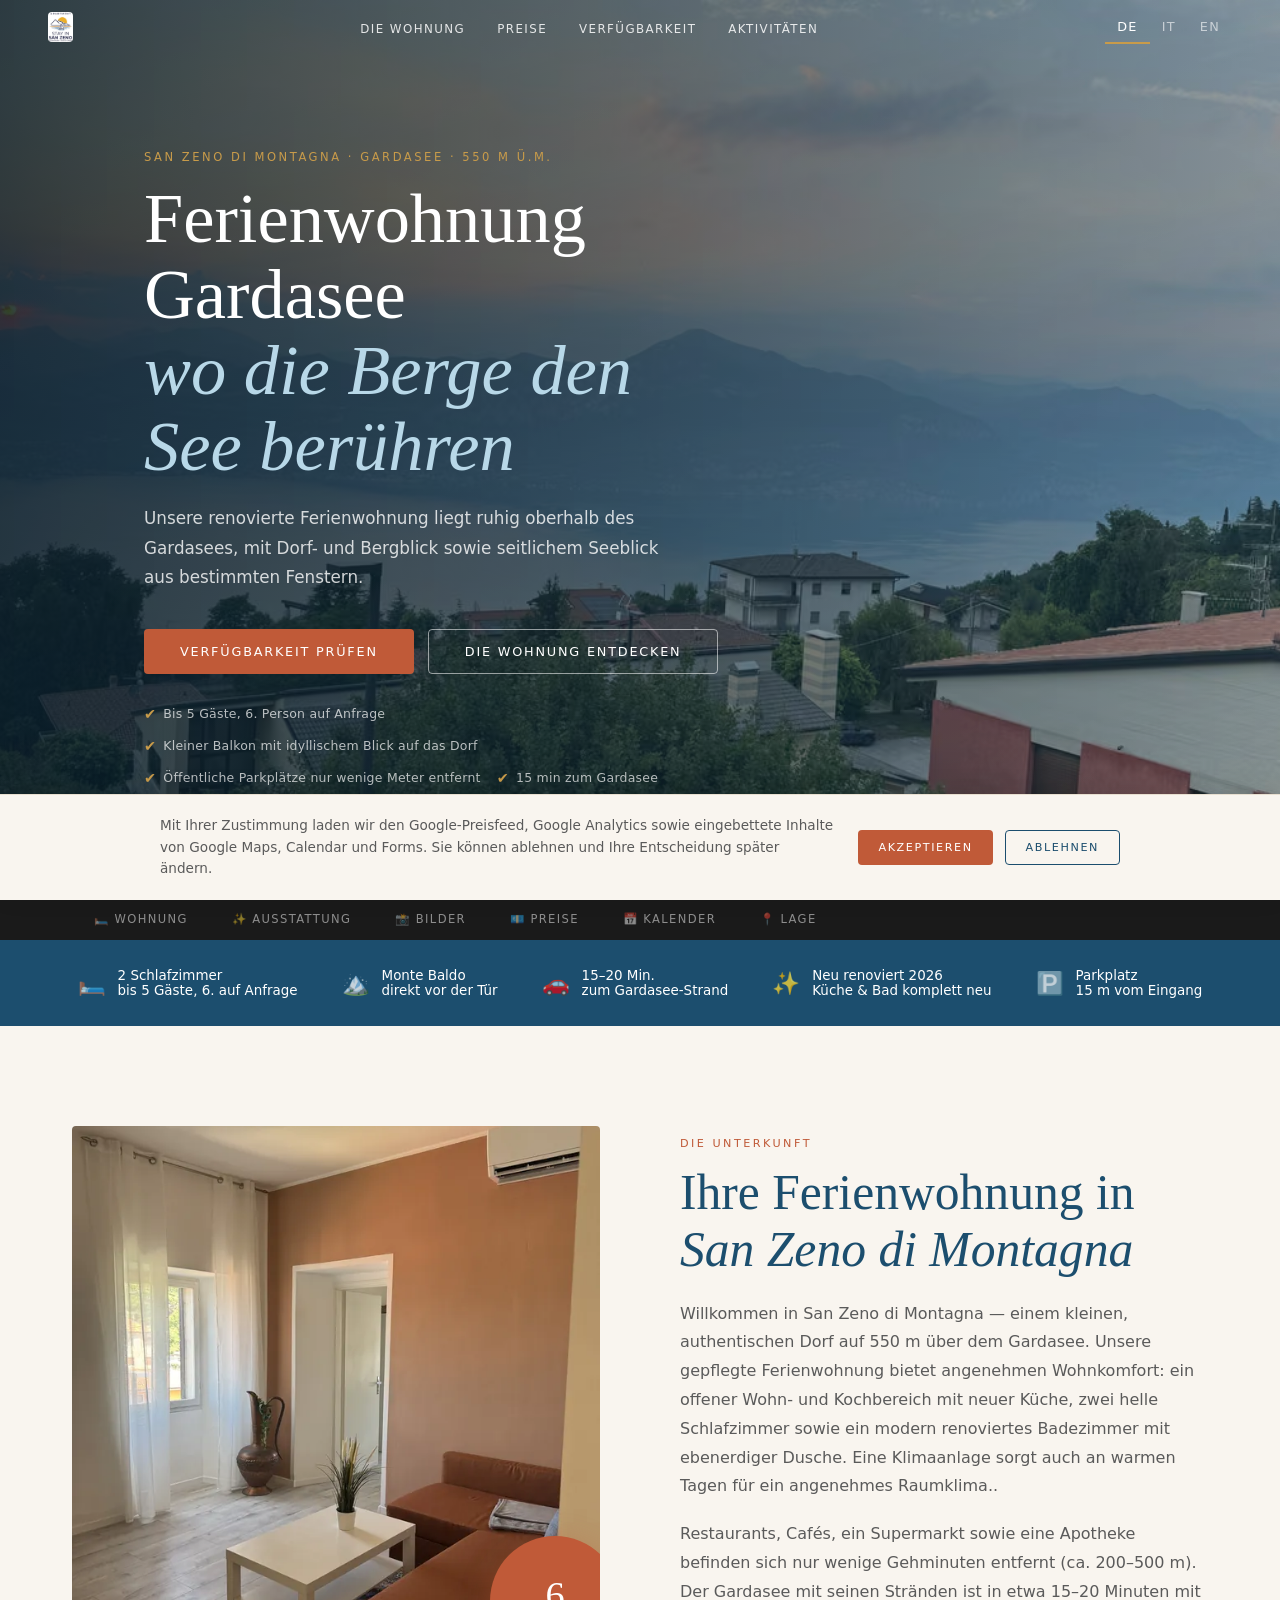
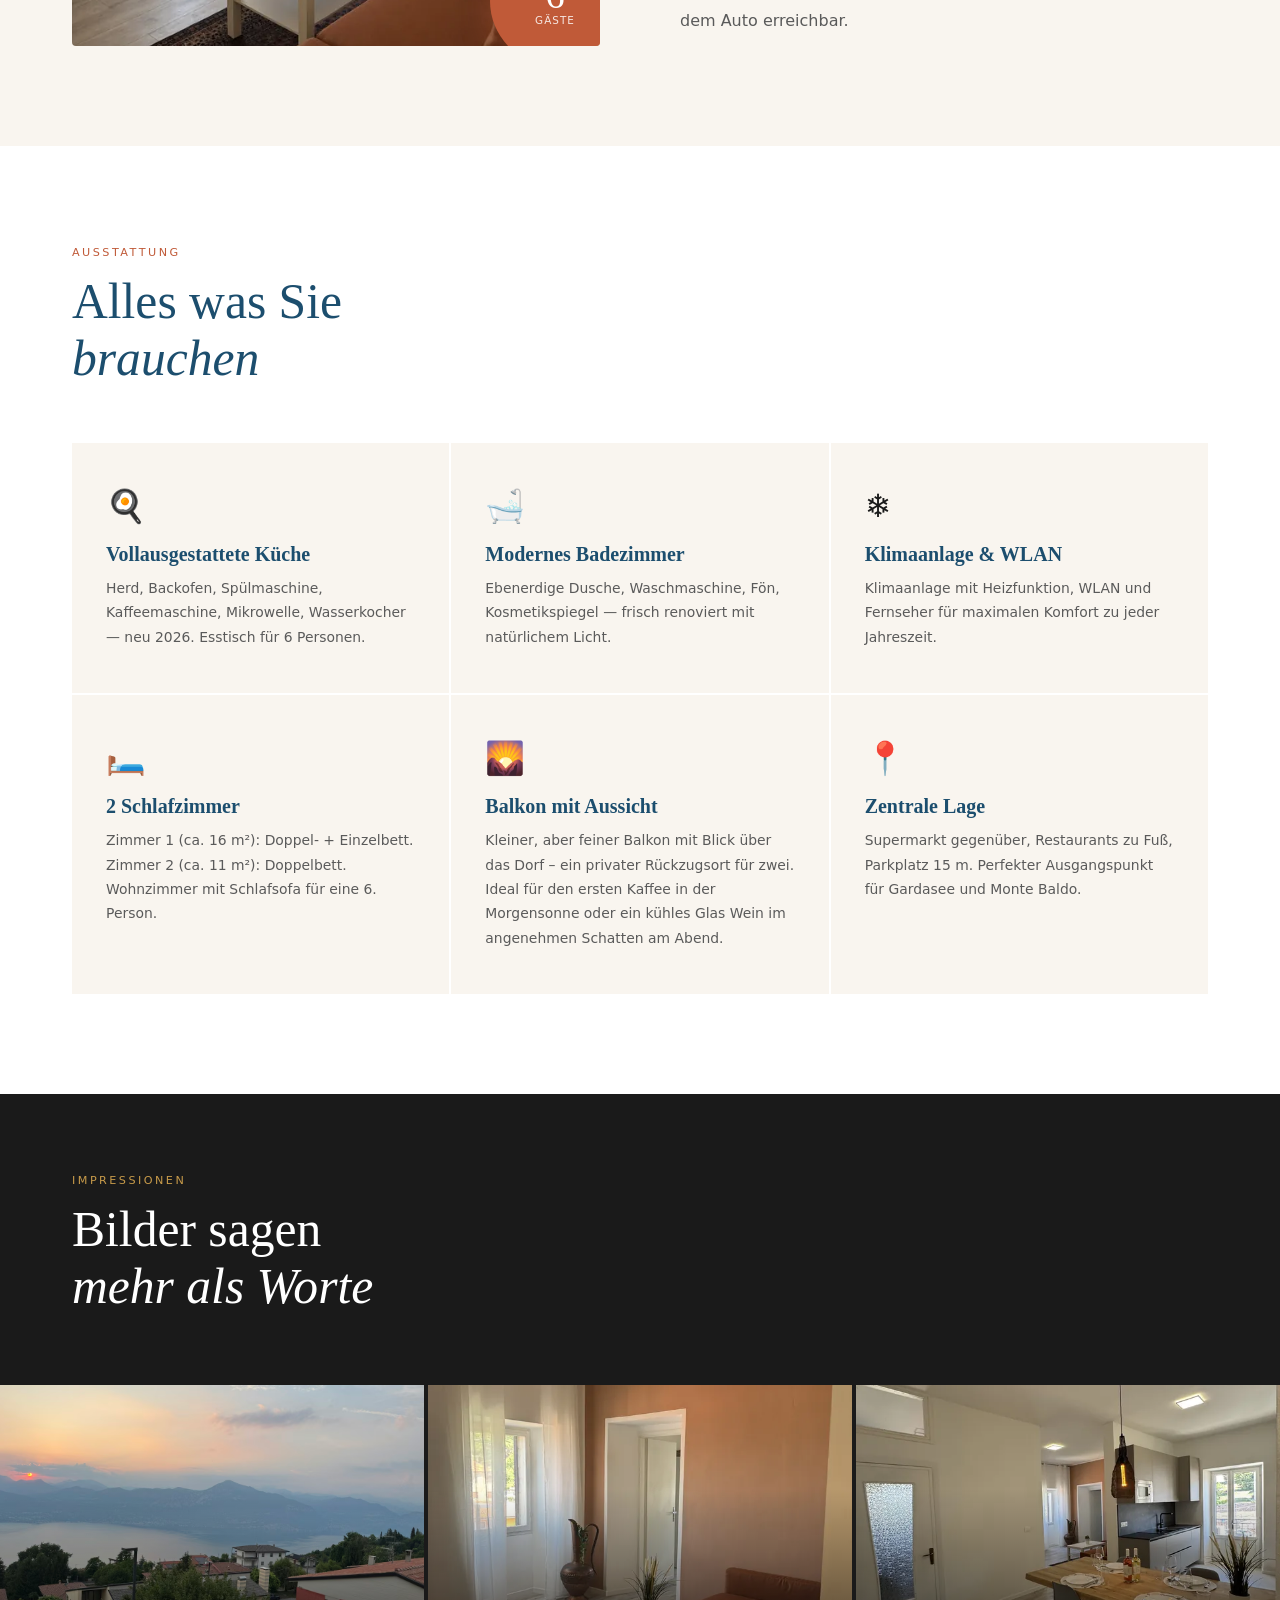
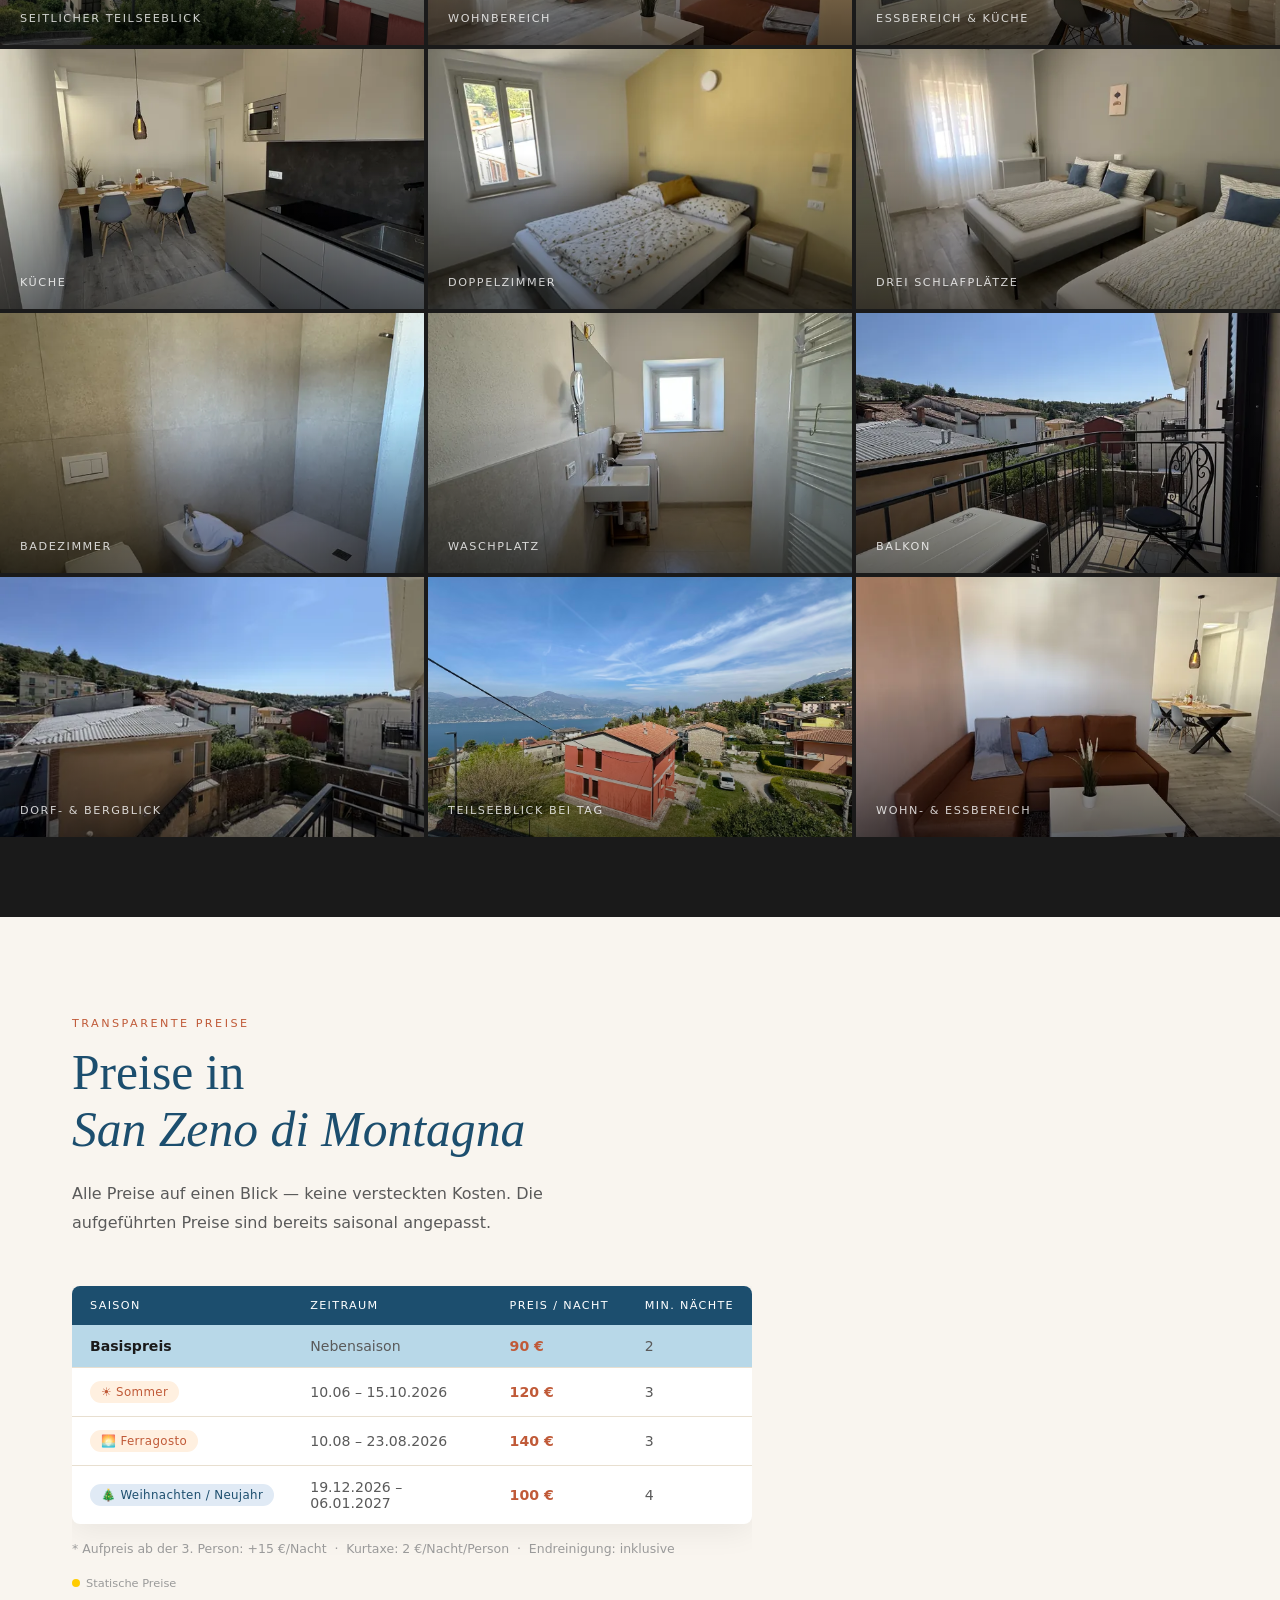
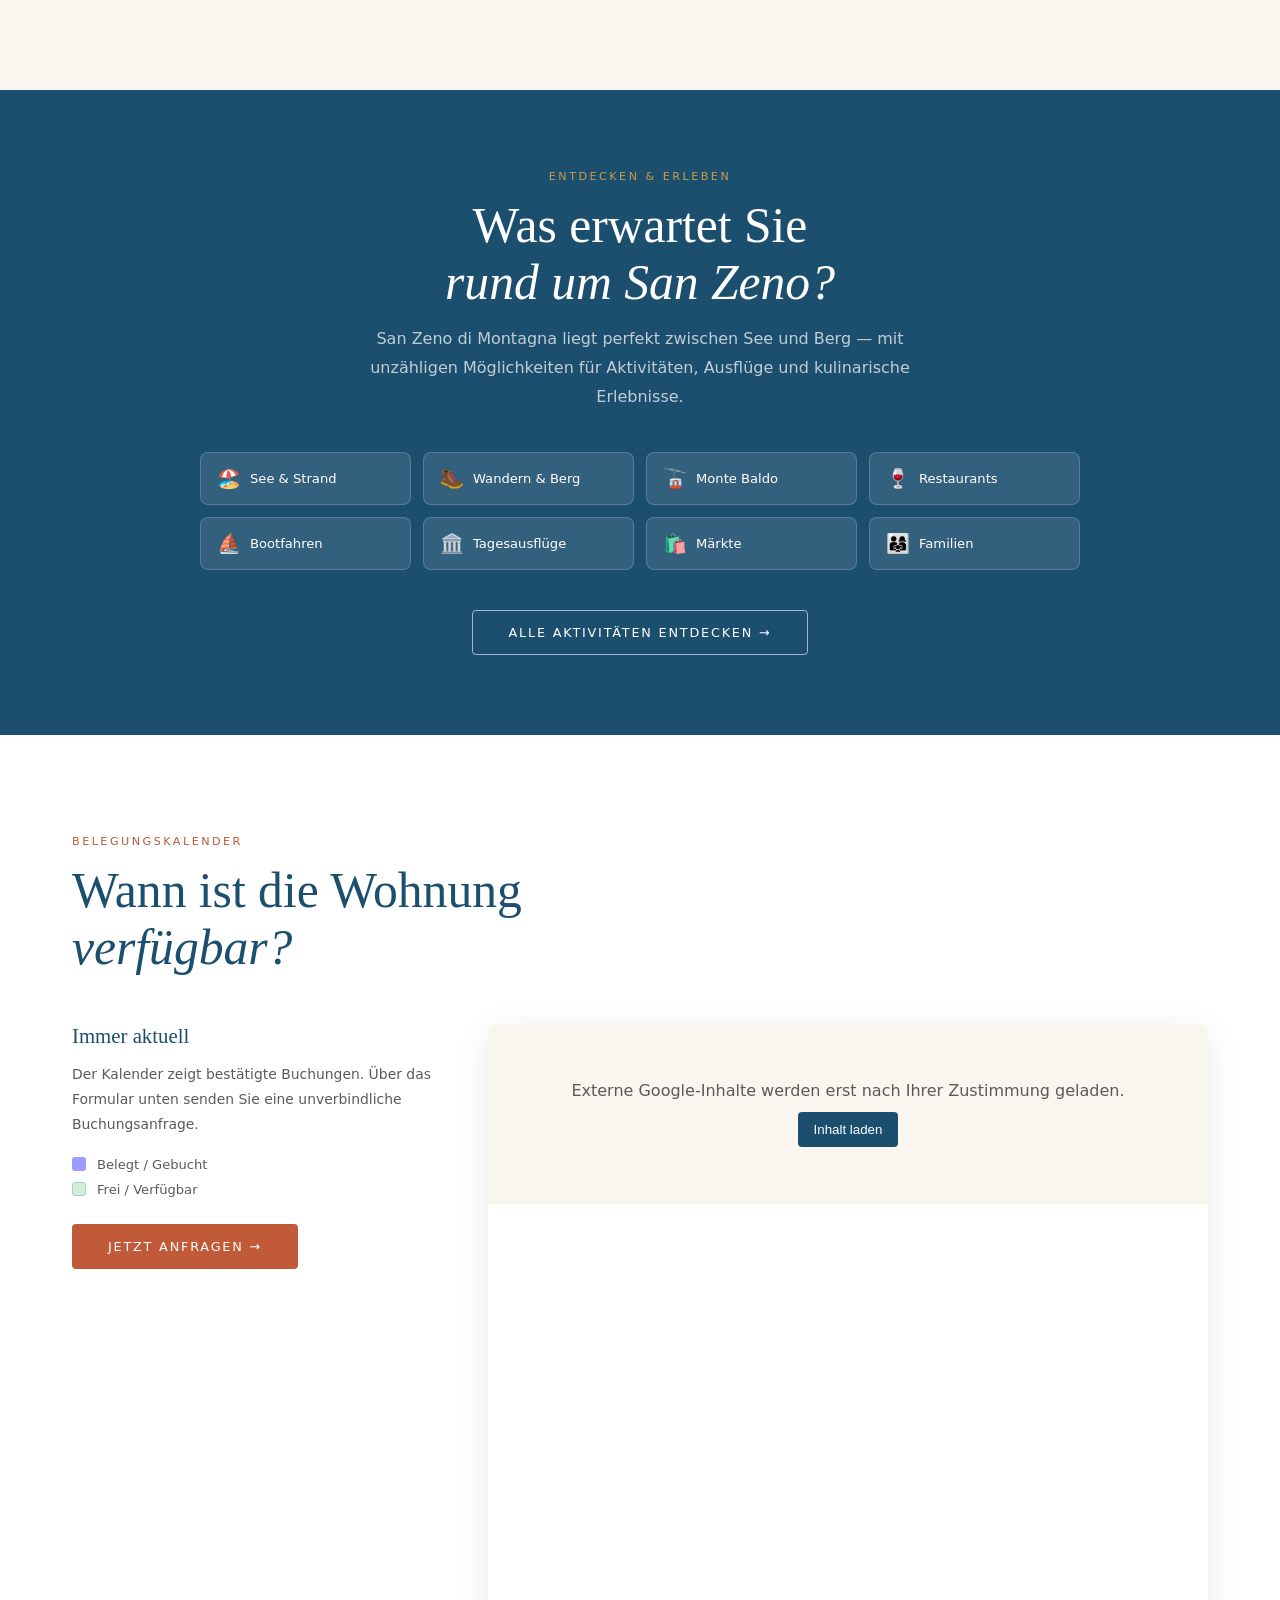
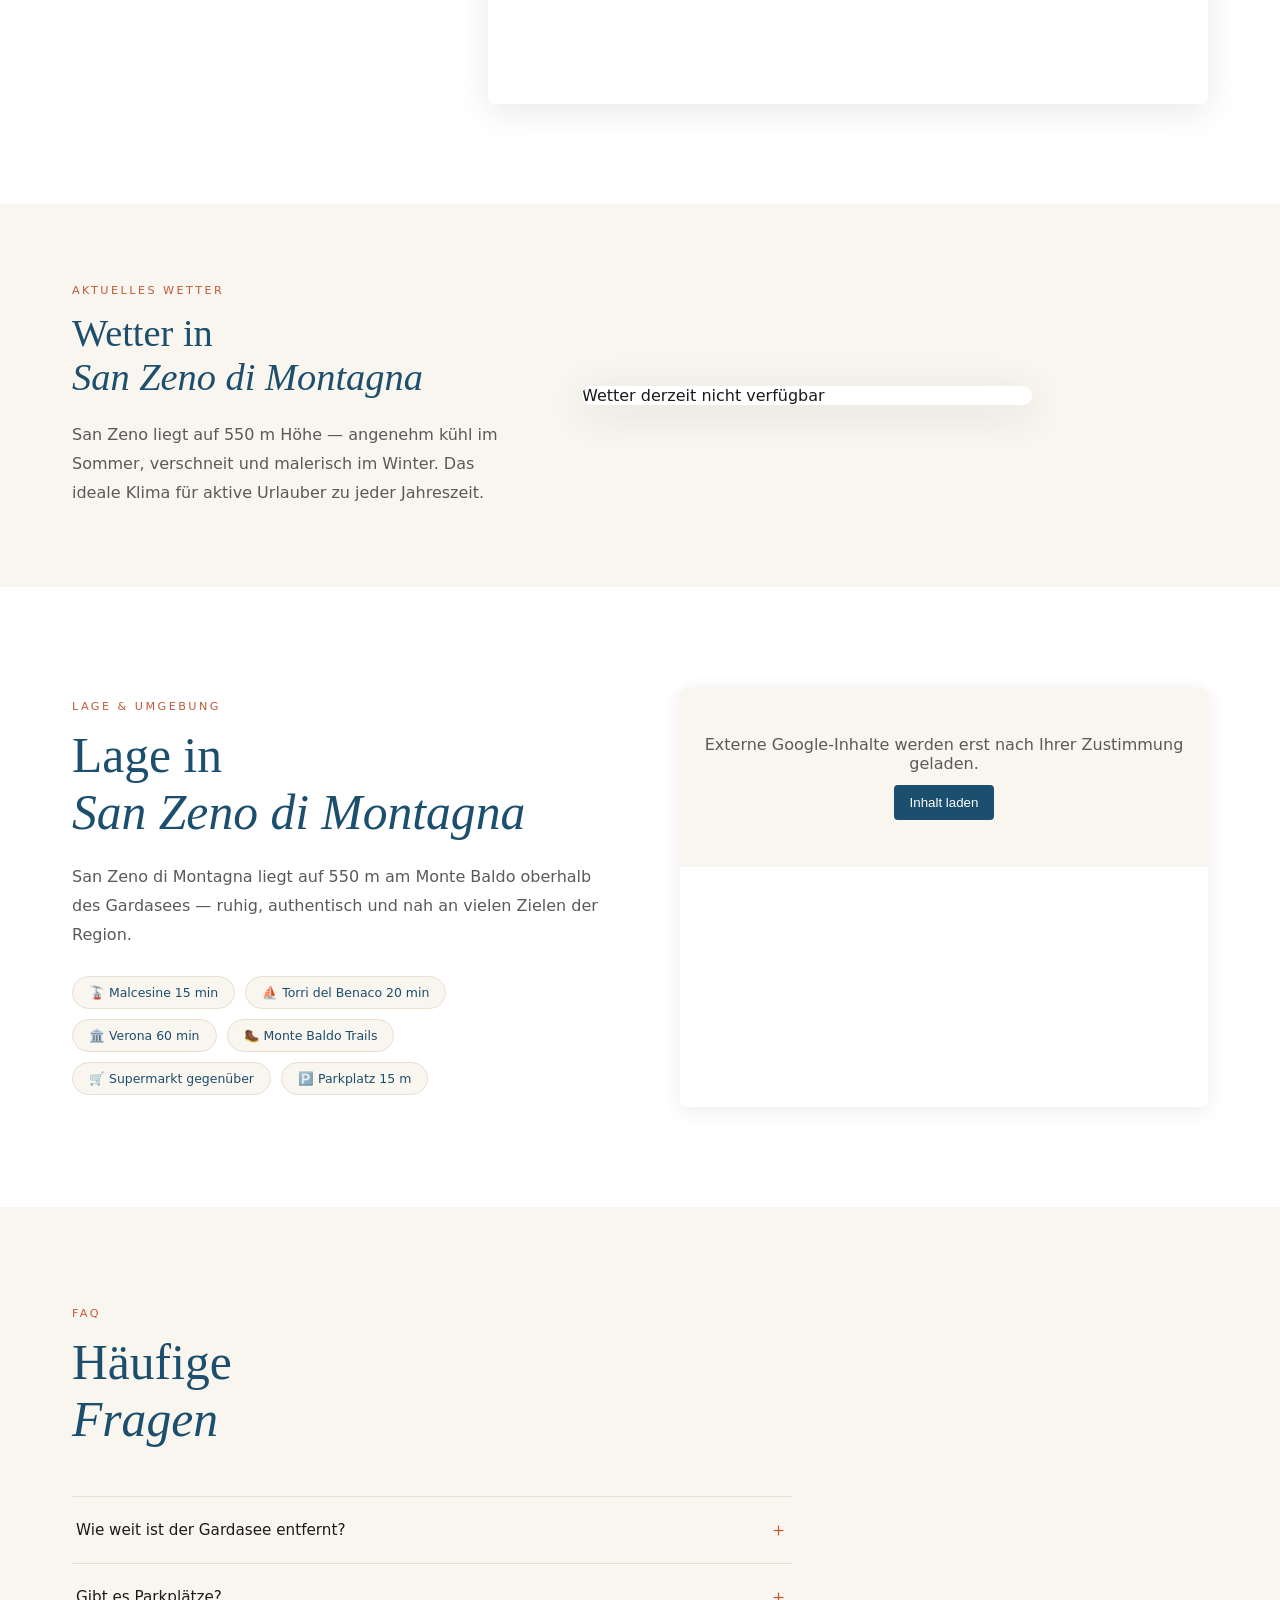
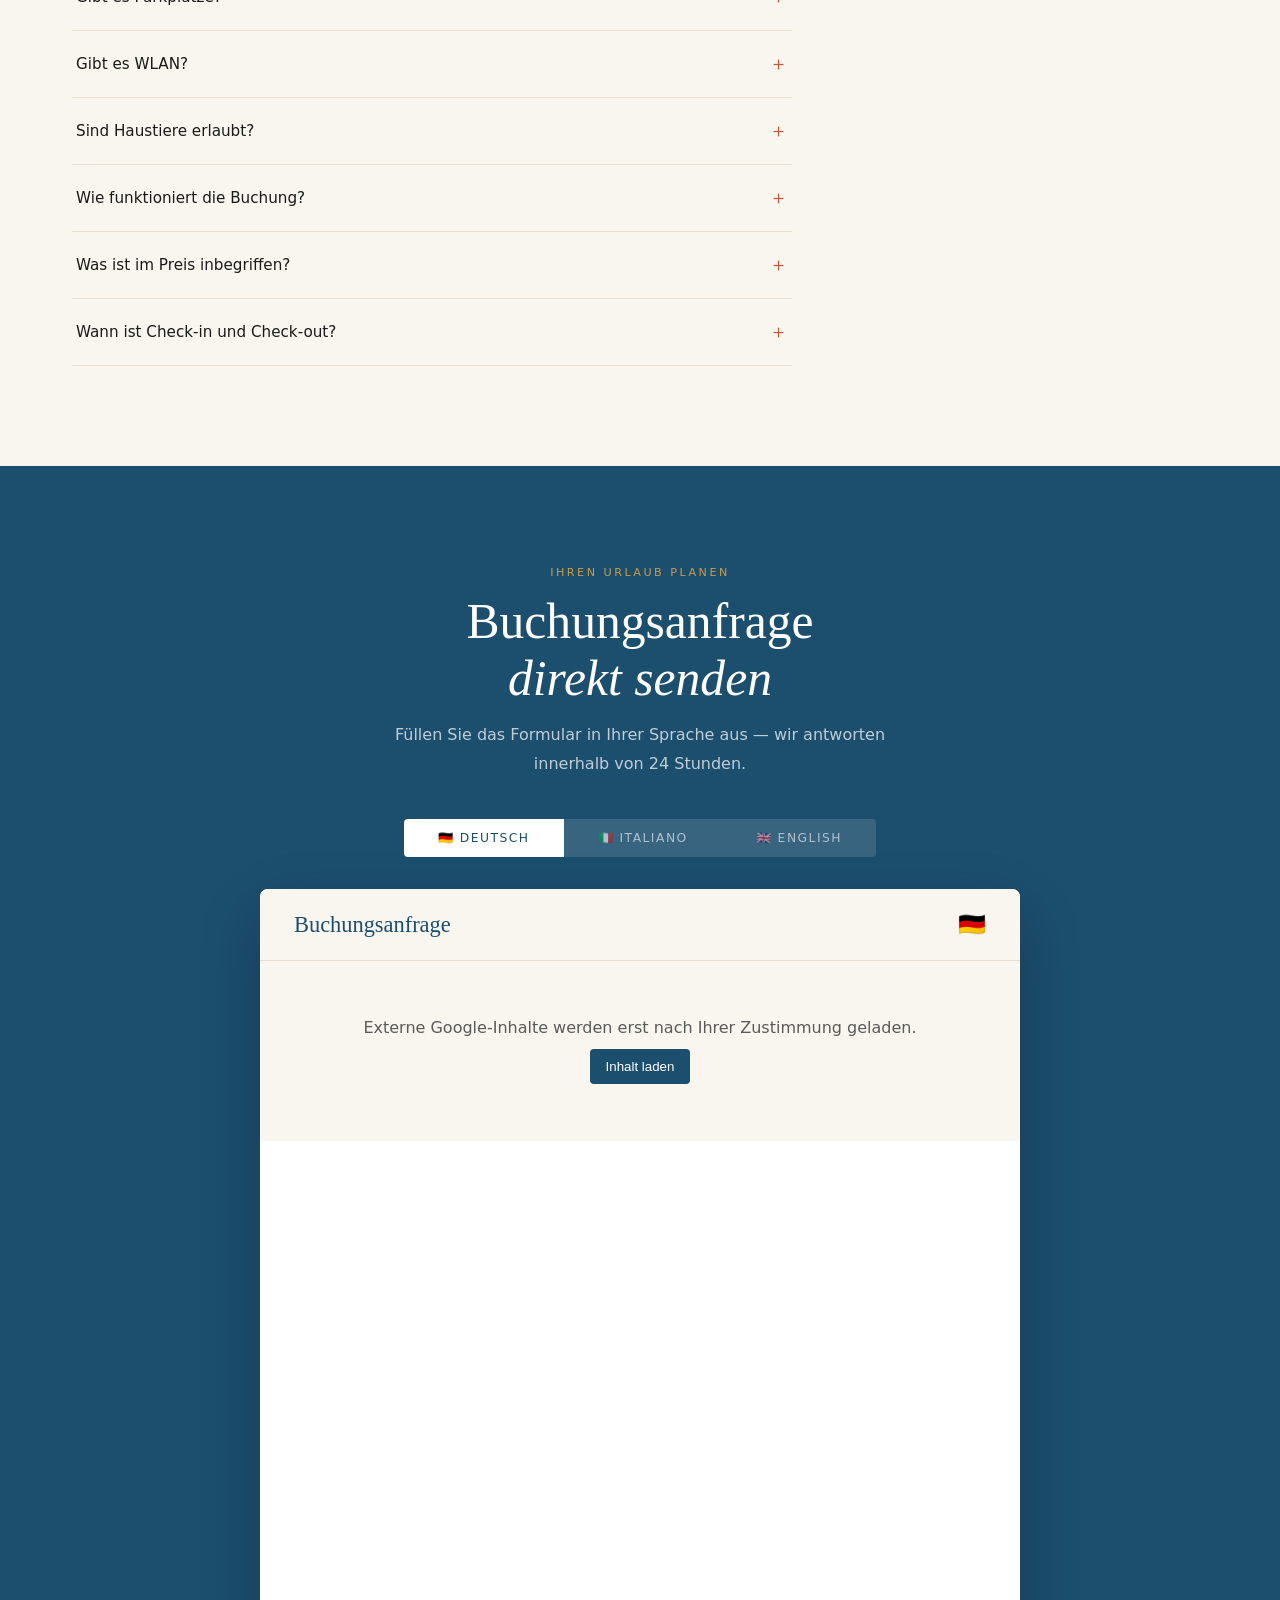
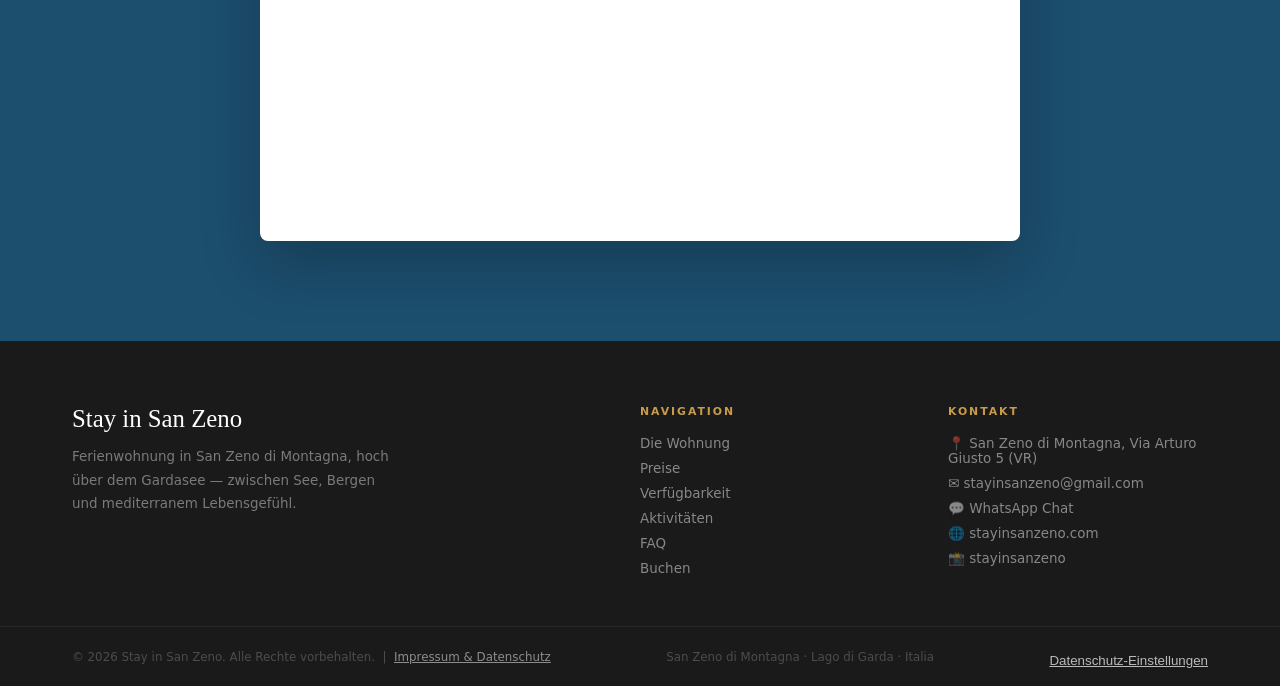
<file: index.html>
<!DOCTYPE html>
<html lang="de">
<head>
  <link rel="icon" href="assets/images/brand/favicon-32.png" sizes="32x32" type="image/png">
  <link rel="icon" href="assets/images/brand/favicon-192.png" sizes="192x192" type="image/png">
  <link rel="apple-touch-icon" href="assets/images/brand/apple-touch-icon.png">
  <meta charset="UTF-8" />
  <meta name="viewport" content="width=device-width, initial-scale=1.0" />
  <title>Ferienwohnung oberhalb des Gardasees – Stay in San Zeno</title>
  <meta name="description" content="Renovierte Ferienwohnung in San Zeno di Montagna mit Dorf- und Bergblick. Für bis zu 5 Gäste, 6. Person auf Anfrage." />
  <meta name="keywords" content="Ferienwohnung Gardasee, San Zeno di Montagna Unterkunft, Apartment Lake Garda view, Monte Baldo Ferienwohnung, appartamento lago di Garda, holiday apartment Garda" />
  <meta name="robots" content="index, follow" />
  <link rel="canonical" href="https://stayinsanzeno.com/" />
 <!-- Social Media & WhatsApp Vorschau (Open Graph) -->
  <meta property="og:type" content="website" />
  <meta property="og:site_name" content="Stay in San Zeno" />
  <meta property="og:title" content="Traumhafte Ferienwohnung am Gardasee | Stay in San Zeno" />
  <meta property="og:description" content="Renovierte Ferienwohnung oberhalb des Gardasees mit Dorf- und Bergblick. Für bis zu 5 Gäste, 6. Person auf Anfrage." />
  <meta property="og:url" content="https://stayinsanzeno.com/" />
  <meta property="og:image" content="https://stayinsanzeno.com/assets/images/hero/social-preview.jpg" />
  <meta property="og:image:width" content="1280" />
  <meta property="og:image:height" content="720" />
  <meta property="og:image:alt" content="Seitlicher Teilseeblick bei Sonnenuntergang von Stay in San Zeno" />
  <meta property="og:locale" content="de_DE" />
  
  <!-- Fallback für iMessage & Co. (Twitter Cards) -->
  <meta name="twitter:card" content="summary_large_image" />
  <meta name="twitter:title" content="Traumhafte Ferienwohnung am Gardasee | Stay in San Zeno" />
  <meta name="twitter:description" content="Renovierte Ferienwohnung oberhalb des Gardasees mit Dorf- und Bergblick." />
  <meta name="twitter:image" content="https://stayinsanzeno.com/assets/images/hero/social-preview.jpg" />
  
 <script type="application/ld+json">
  {
    "@context": "https://schema.org",
    "@type": "VacationRental",
    "name": "Stay in San Zeno",
    "description": "Renovierte Ferienwohnung in San Zeno di Montagna mit Dorf- und Bergblick, oberhalb des Gardasees.",
    "url": "https://stayinsanzeno.com",
    "identifier": "stayinsanzeno-01",
    "image": [
      "https://stayinsanzeno.com/assets/images/hero/hero-teilseeblick-sonnenuntergang-1600.webp",
      "https://stayinsanzeno.com/assets/images/gallery/wohnzimmer-01-1280.webp",
      "https://stayinsanzeno.com/assets/images/gallery/essbereich-kueche-01-1280.webp",
      "https://stayinsanzeno.com/assets/images/gallery/kueche-01-1280.webp",
      "https://stayinsanzeno.com/assets/images/gallery/schlafzimmer-doppelbett-01-1280.webp",
      "https://stayinsanzeno.com/assets/images/gallery/schlafzimmer-drei-schlafplaetze-01-1200.webp",
      "https://stayinsanzeno.com/assets/images/gallery/bad-wc-bidet-dusche-01-1280.webp",
      "https://stayinsanzeno.com/assets/images/gallery/balkon-sitzbereich-01-1280.webp"
    ],
    "address": { 
      "@type": "PostalAddress", 
      "streetAddress": "Via Arturo Giusto 5",
      "postalCode": "37010",
      "addressLocality": "San Zeno di Montagna", 
      "addressRegion": "VR", 
      "addressCountry": "IT" 
    },
    "geo": { 
      "@type": "GeoCoordinates", 
      "latitude": "45.6494", 
      "longitude": "10.8583" 
    },
    "containsPlace": {
      "@type": "Apartment",
      "numberOfRooms": 2,
      "occupancy": { "@type": "QuantitativeValue", "maxValue": 5 }
    },
    "amenityFeature":[
      { "@type": "LocationFeatureSpecification", "name": "WLAN", "value": true },
      { "@type": "LocationFeatureSpecification", "name": "Klimaanlage", "value": true },
      { "@type": "LocationFeatureSpecification", "name": "Öffentliche Parkplätze in der Nähe", "value": true },
      { "@type": "LocationFeatureSpecification", "name": "Balkon", "value": true }
    ]
  }
  </script>
  
  
  <!-- Externe CSS und JS Dateien -->
  <link rel="stylesheet" href="style.css" />
  <script src="site.js?v=4" defer></script>
  
</head>
<body>

<!-- INFO POPUP (Renovierung) evtl. später Pfeil nach unten um Pop-ups auszublenden -->
<div class="info-popup-overlay" id="infoPopup" role="dialog" aria-modal="true" aria-labelledby="announcementTitle" hidden>
  <div class="info-popup-box">
    <button class="info-popup-close" id="closePopupBtn">&times;</button>
    <div class="info-popup-icon">✨</div>
    <h3 id="announcementTitle">
      <span data-lang="de" class="active">Neuigkeiten</span>
      <span data-lang="it">Novità</span>
      <span data-lang="en">News</span>
    </h3>
    <p>
      <span data-lang="de" class="active">Aktuelle Hinweise erscheinen hier.</span>
      <span data-lang="it">Gli avvisi attuali appariranno qui.</span>
      <span data-lang="en">Current announcements will appear here.</span>
    </p>
    <button class="btn-primary" id="closePopupBtn2" style="width: 100%;">
      <span data-lang="de" class="active">Verstanden</span>
      <span data-lang="it">Ho capito</span>
      <span data-lang="en">Got it</span>
    </button>
  </div>
</div>
  
<a href="#buchen" class="cta-sticky" id="stickyCta">
  <span>📅</span>
  <span data-lang="de" class="active">Jetzt anfragen</span>
  <span data-lang="it">Prenota ora</span>
  <span data-lang="en">Book now</span>
</a>
 
<nav id="nav">
  <a href="index.html" class="nav-logo">
    <img src="assets/images/brand/stay-in-san-zeno-logo.webp" width="480" height="273" alt="Stay in San Zeno">
  </a>
  
  <ul class="nav-links">
    <li><a href="#unterkunft"><span data-lang="de" class="active">Die Wohnung</span><span data-lang="it">L'alloggio</span><span data-lang="en">The Apartment</span></a></li>
    <li><a href="#preise"><span data-lang="de" class="active">Preise</span><span data-lang="it">Prezzi</span><span data-lang="en">Prices</span></a></li>
    <li><a href="#verfuegbarkeit"><span data-lang="de" class="active">Verfügbarkeit</span><span data-lang="it">Disponibilità</span><span data-lang="en">Availability</span></a></li>
    <li><a href="activities.html"><span data-lang="de" class="active">Aktivitäten</span><span data-lang="it">Attività</span><span data-lang="en">Activities</span></a></li>
  </ul>

  <div class="nav-controls">
    <div class="lang-bar">
      <button class="active" onclick="setLang('de')">DE</button>
      <button onclick="setLang('it')">IT</button>
      <button onclick="setLang('en')">EN</button>
    </div>
  
  </div>
</nav>
 
<!-- HERO -->
<section class="hero">
  <div class="hero-bg"></div>
  <picture class="hero-photo">
    <source media="(max-width: 640px)" type="image/avif" srcset="assets/images/hero/hero-teilseeblick-sonnenuntergang-mobile-640.avif 640w, assets/images/hero/hero-teilseeblick-sonnenuntergang-mobile-960.avif 960w, assets/images/hero/hero-teilseeblick-sonnenuntergang-mobile-1280.avif 1280w" sizes="100vw">
    <source media="(max-width: 640px)" type="image/webp" srcset="assets/images/hero/hero-teilseeblick-sonnenuntergang-mobile-640.webp 640w, assets/images/hero/hero-teilseeblick-sonnenuntergang-mobile-960.webp 960w, assets/images/hero/hero-teilseeblick-sonnenuntergang-mobile-1280.webp 1280w" sizes="100vw">
    <source type="image/avif" srcset="assets/images/hero/hero-teilseeblick-sonnenuntergang-768.avif 768w, assets/images/hero/hero-teilseeblick-sonnenuntergang-1280.avif 1280w, assets/images/hero/hero-teilseeblick-sonnenuntergang-1600.avif 1600w, assets/images/hero/hero-teilseeblick-sonnenuntergang-2000.avif 2000w, assets/images/hero/hero-teilseeblick-sonnenuntergang-2400.avif 2400w" sizes="100vw">
    <img src="assets/images/hero/hero-teilseeblick-sonnenuntergang-1280.webp" srcset="assets/images/hero/hero-teilseeblick-sonnenuntergang-768.webp 768w, assets/images/hero/hero-teilseeblick-sonnenuntergang-1280.webp 1280w, assets/images/hero/hero-teilseeblick-sonnenuntergang-1600.webp 1600w, assets/images/hero/hero-teilseeblick-sonnenuntergang-2000.webp 2000w, assets/images/hero/hero-teilseeblick-sonnenuntergang-2400.webp 2400w" sizes="100vw" width="2400" height="1350" alt="Seitlicher Teilseeblick bei Sonnenuntergang mit den Dächern der Nachbarschaft" fetchpriority="high" decoding="async">
  </picture>
  <div class="hero-overlay"></div>
  <div class="hero-content">
    <p class="hero-eyebrow">San Zeno di Montagna · Gardasee · 550 m ü.M.</p>
    <h1>
      <span data-lang="de" class="active">Ferienwohnung Gardasee<br><em>wo die Berge den See berühren</em></span>
      <span data-lang="it">Appartamento Lago di Garda<br><em>dove le montagne abbracciano il lago</em></span>
      <span data-lang="en">Holiday Apartment Lake Garda<br><em>where the mountains meet the lake</em></span>
    </h1>
    <p class="hero-sub">
      <span data-lang="de" class="active">Unsere renovierte Ferienwohnung liegt ruhig oberhalb des Gardasees, mit Dorf- und Bergblick sowie seitlichem Seeblick aus bestimmten Fenstern.</span>
      <span data-lang="it">Il nostro appartamento ristrutturato si trova in posizione tranquilla sopra il Lago di Garda, con vista sul borgo e sulle montagne e scorcio laterale del lago da alcune finestre.</span>
      <span data-lang="en">Our renovated apartment is peacefully located above Lake Garda, with village and mountain views and a partial side lake view from certain windows.</span>
    </p>
    <div class="hero-actions">
      <a href="#buchen" class="btn-primary"><span data-lang="de" class="active">Verfügbarkeit prüfen</span><span data-lang="it">Verifica disponibilità</span><span data-lang="en">Check Availability</span></a>
      <a href="#unterkunft" class="btn-outline"><span data-lang="de" class="active">Die Wohnung entdecken</span><span data-lang="it">Scopri l'alloggio</span><span data-lang="en">Discover the apartment</span></a>
    </div>
    <div class="hero-trust">
      <div class="hero-trust-item"><span class="t-icon">✔</span> <span data-lang="de" class="active">Bis 5 Gäste, 6. Person auf Anfrage</span><span data-lang="it">Fino a 5 ospiti, 6ª persona su richiesta</span><span data-lang="en">Up to 5 guests, 6th person on request</span></div>
      <div class="hero-trust-item"><span class="t-icon">✔</span> <span data-lang="de" class="active">Kleiner Balkon mit idyllischem Blick auf das Dorf</span><span data-lang="it">Piccolo balcone con vista idilliaca sul borgo</span><span data-lang="en">Small balcony with an idyllic view of the village</span></div>
      <div class="hero-trust-item"><span class="t-icon">✔</span> <span data-lang="de" class="active">Öffentliche Parkplätze nur wenige Meter entfernt</span><span data-lang="it">Parcheggi pubblici a pochi metri</span><span data-lang="en">Public parking just a few meters away</span></div>
      <div class="hero-trust-item"><span class="t-icon">✔</span> <span data-lang="de" class="active">15 min zum Gardasee</span><span data-lang="it">15 min al lago</span><span data-lang="en">15 min to the lake</span></div>
      <div class="hero-trust-item"><span class="t-icon">✔</span> <span data-lang="de" class="active">Neu renoviert 2026</span><span data-lang="it">Ristrutturato 2026</span><span data-lang="en">Renovated 2026</span></div>
    </div>
  </div>
  <div class="scroll-hint">Scroll</div>
</section>

<nav class="cat-nav" aria-label="Kategorien">
  <a href="#unterkunft">🛏️ <span data-lang="de" class="active">Wohnung</span><span data-lang="it">Appartamento</span><span data-lang="en">Apartment</span></a>
  <a href="#ausstattung">✨ <span data-lang="de" class="active">Ausstattung</span><span data-lang="it">Dotazioni</span><span data-lang="en">Amenities</span></a>
  <a href="#galerie">📸 <span data-lang="de" class="active">Bilder</span><span data-lang="it">Immagini</span><span data-lang="en">Gallery</span></a>
  <a href="#preise">💶 <span data-lang="de" class="active">Preise</span><span data-lang="it">Prezzi</span><span data-lang="en">Prices</span></a>
  <a href="#verfuegbarkeit">📅 <span data-lang="de" class="active">Kalender</span><span data-lang="it">Calendario</span><span data-lang="en">Calendar</span></a>
  <a href="#lage">📍 <span data-lang="de" class="active">Lage</span><span data-lang="it">Posizione</span><span data-lang="en">Location</span></a>
</nav>
  
<!-- STRIP -->
<div class="strip">
  <div class="strip-item"><span class="strip-icon">🛏️</span>
    <div class="strip-text"><strong>2 <span data-lang="de" class="active">Schlafzimmer</span><span data-lang="it">Camere</span><span data-lang="en">Bedrooms</span></strong><span data-lang="de" class="active">bis 5 Gäste, 6. auf Anfrage</span><span data-lang="it">fino a 5, 6° su richiesta</span><span data-lang="en">up to 5, 6th on request</span></div>
  </div>
  <div class="strip-item"><span class="strip-icon">🏔️</span>
    <div class="strip-text"><strong>Monte Baldo</strong><span data-lang="de" class="active">direkt vor der Tür</span><span data-lang="it">fuori dalla porta</span><span data-lang="en">on your doorstep</span></div>
  </div>
  <div class="strip-item"><span class="strip-icon">🚗</span>
    <div class="strip-text"><strong>15–20 Min.</strong><span data-lang="de" class="active">zum Gardasee-Strand</span><span data-lang="it">alla spiaggia del lago</span><span data-lang="en">to Lake Garda beach</span></div>
  </div>
  <div class="strip-item"><span class="strip-icon">✨</span>
    <div class="strip-text"><strong><span data-lang="de" class="active">Neu renoviert</span><span data-lang="it">Ristrutturato</span><span data-lang="en">Renovated</span> 2026</strong><span data-lang="de" class="active">Küche &amp; Bad komplett neu</span><span data-lang="it">cucina e bagno nuovi</span><span data-lang="en">brand new kitchen &amp; bathroom</span></div>
  </div>
  <div class="strip-item"><span class="strip-icon">🅿️</span>
    <div class="strip-text"><strong><span data-lang="de" class="active">Parkplatz</span><span data-lang="it">Parcheggio</span><span data-lang="en">Parking</span></strong><span data-lang="de" class="active">15 m vom Eingang</span><span data-lang="it">15 m dall'ingresso</span><span data-lang="en">15 m from entrance</span></div>
  </div>
</div>
 
<!-- ABOUT -->
<section class="about" id="unterkunft">
  <div class="about-img">
    <picture class="about-img-inner">
      <img src="assets/images/gallery/wohnzimmer-01-640.webp" srcset="assets/images/gallery/wohnzimmer-01-400.webp 400w, assets/images/gallery/wohnzimmer-01-640.webp 640w, assets/images/gallery/wohnzimmer-01-960.webp 960w, assets/images/gallery/wohnzimmer-01-1280.webp 1280w" sizes="(max-width: 960px) 100vw, 50vw" width="1280" height="1707" loading="lazy" decoding="async" alt="Heller Wohnbereich mit Sofa und Fenster">
    </picture>
    <div class="about-img-badge">
      <span class="badge-num">6</span>
      <span class="badge-text"><span data-lang="de" class="active">Gäste</span><span data-lang="it">Ospiti</span><span data-lang="en">Guests</span></span>
    </div>
  </div>
  <div>
    <p class="section-label"><span data-lang="de" class="active">Die Unterkunft</span><span data-lang="it">L'alloggio</span><span data-lang="en">The Apartment</span></p>
    <h2 class="section-title">
      <span data-lang="de" class="active">Ihre Ferienwohnung in<br><em>San Zeno di Montagna</em></span>
      <span data-lang="it">Il vostro appartamento a<br><em>San Zeno di Montagna</em></span>
      <span data-lang="en">Your holiday apartment in<br><em>San Zeno di Montagna</em></span>
    </h2>
    <p class="section-body">
      <span data-lang="de" class="active">Willkommen in San Zeno di Montagna — einem kleinen, authentischen Dorf auf 550 m über dem Gardasee. Unsere gepflegte Ferienwohnung bietet angenehmen Wohnkomfort: ein offener Wohn- und Kochbereich mit neuer Küche, zwei helle Schlafzimmer sowie ein modern renoviertes Badezimmer mit ebenerdiger Dusche. Eine Klimaanlage sorgt auch an warmen Tagen für ein angenehmes Raumklima..</span>
      <span data-lang="it">Benvenuti a San Zeno di Montagna — un piccolo borgo a 550 m sul Lago di Garda. Il nostro appartamento curato offre un piacevole comfort abitativo: una zona giorno open space con cucina nuova, due luminose camere da letto e un bagno recentemente rinnovato con doccia a filo pavimento. Un impianto di aria condizionata garantisce un clima piacevole anche nelle giornate più calde.</span>
      <span data-lang="en">Welcome to San Zeno di Montagna — a small village at 550m above Lake Garda. Our well-maintained apartment offers comfortable living: an open-plan living and kitchen area with a new kitchen, two bright bedrooms, and a modern renovated bathroom with a walk-in shower. Air conditioning ensures a pleasant indoor climate even on warm days.</span>
    </p>
    <br>
    <p class="section-body">
      <span data-lang="de" class="active">Restaurants, Cafés, ein Supermarkt sowie eine Apotheke befinden sich nur wenige Gehminuten entfernt (ca. 200–500 m). Der Gardasee mit seinen Stränden ist in etwa 15–20 Minuten mit dem Auto erreichbar.</span>
      <span data-lang="it">Ristoranti, caffè, un supermercato e una farmacia si trovano a pochi minuti a piedi (circa 200–500 m). Il Lago di Garda con le sue spiagge è raggiungibile in circa 15–20 minuti in auto.</span>
      <span data-lang="en">Restaurants, cafés, a supermarket, and a pharmacy are just a few minutes’ walk away (approx. 200–500 m). Lake Garda and its beaches can be reached in about 15–20 minutes by car.</span>
    </p>
  </div>
</section>
 
<!-- FEATURES -->
<section class="features" id="ausstattung">
  <div style="max-width:680px;">
    <p class="section-label"><span data-lang="de" class="active">Ausstattung</span><span data-lang="it">Dotazioni</span><span data-lang="en">Amenities</span></p>
    <h2 class="section-title"><span data-lang="de" class="active">Alles was Sie<br><em>brauchen</em></span><span data-lang="it">Tutto ciò<br><em>che vi serve</em></span><span data-lang="en">Everything<br><em>you need</em></span></h2>
  </div>
  <div class="features-grid">
    <div class="feature-card"><div class="feature-icon">🍳</div>
      <h3><span data-lang="de" class="active">Vollausgestattete Küche</span><span data-lang="it">Cucina completa</span><span data-lang="en">Fully equipped kitchen</span></h3>
      <p><span data-lang="de" class="active">Herd, Backofen, Spülmaschine, Kaffeemaschine, Mikrowelle, Wasserkocher — neu 2026. Esstisch für 6 Personen.</span><span data-lang="it">Fornello, forno, lavastoviglie, caffè, microonde — nuovo 2026. Tavolo per 6 persone.</span><span data-lang="en">Stove, oven, dishwasher, coffee machine, microwave — new 2026. Table for 6.</span></p>
    </div>
    <div class="feature-card"><div class="feature-icon">🛁</div>
      <h3><span data-lang="de" class="active">Modernes Badezimmer</span><span data-lang="it">Bagno moderno</span><span data-lang="en">Modern bathroom</span></h3>
      <p><span data-lang="de" class="active">Ebenerdige Dusche, Waschmaschine, Fön, Kosmetikspiegel — frisch renoviert mit natürlichem Licht.</span><span data-lang="it">Doccia a filo, lavatrice, asciugacapelli, specchio — ristrutturato con luce naturale.</span><span data-lang="en">Walk-in shower, washing machine, hairdryer, vanity mirror — freshly renovated.</span></p>
    </div>
    <div class="feature-card"><div class="feature-icon">❄️</div>
      <h3><span data-lang="de" class="active">Klimaanlage &amp; WLAN</span><span data-lang="it">Aria condizionata &amp; WiFi</span><span data-lang="en">A/C &amp; WiFi</span></h3>
      <p><span data-lang="de" class="active">Klimaanlage mit Heizfunktion, WLAN und Fernseher für maximalen Komfort zu jeder Jahreszeit.</span><span data-lang="it">Climatizzatore, WiFi e TV per il massimo comfort tutto l'anno.</span><span data-lang="en">Air conditioning with heating, WiFi and TV for comfort year-round.</span></p>
    </div>
    <div class="feature-card"><div class="feature-icon">🛏️</div>
      <h3><span data-lang="de" class="active">2 Schlafzimmer</span><span data-lang="it">2 camere da letto</span><span data-lang="en">2 bedrooms</span></h3>
      <p><span data-lang="de" class="active">Zimmer 1 (ca. 16 m²): Doppel- + Einzelbett. Zimmer 2 (ca. 11 m²): Doppelbett. Wohnzimmer mit Schlafsofa für eine 6. Person.</span><span data-lang="it">Camera 1 (ca. 16 m²): matrimoniale + singolo. Camera 2 (ca. 11 m²): matrimoniale. Soggiorno con divano letto per una 6ª persona.</span><span data-lang="en">Room 1 (approx. 16 m²): double + single. Room 2 (approx. 11 m²): double. Living room with sofa bed for a 6th person.</span></p>
    </div>
    <div class="feature-card"><div class="feature-icon">🌄</div>
      <h3><span data-lang="de" class="active">Balkon mit Aussicht</span><span data-lang="it">Balcone panoramico</span><span data-lang="en">Balcony with views</span></h3>
      <p><span data-lang="de" class="active">Kleiner, aber feiner Balkon mit Blick über das Dorf – ein privater Rückzugsort für zwei. Ideal für den ersten Kaffee in der Morgensonne oder ein kühles Glas Wein im angenehmen Schatten am Abend.</span><span data-lang="it">Piccolo ma grazioso balcone con vista sul paese – un rifugio privato per due. Ideale per il primo caffè al sole del mattino o un calice di vino fresco nella piacevole ombra serale.</span><span data-lang="en">Charming petite balcony overlooking the village – a private retreat for two. Perfect for your first coffee in the morning sun or a chilled glass of wine in the pleasant evening shade.</span></p>
    </div>
    <div class="feature-card"><div class="feature-icon">📍</div>
      <h3><span data-lang="de" class="active">Zentrale Lage</span><span data-lang="it">Posizione centrale</span><span data-lang="en">Central location</span></h3>
      <p><span data-lang="de" class="active">Supermarkt gegenüber, Restaurants zu Fuß, Parkplatz 15 m. Perfekter Ausgangspunkt für Gardasee und Monte Baldo.</span><span data-lang="it">Supermercato di fronte, ristoranti a piedi, parcheggio a 15 m. Base perfetta per Garda e Monte Baldo.</span><span data-lang="en">Supermarket opposite, restaurants on foot, parking 15 m. Perfect base for Lake Garda and Monte Baldo.</span></p>
    </div>
  </div>
</section>

<!-- GALLERY -->
<section class="gallery" id="galerie">
  <div class="gallery-header">
    <p class="section-label"><span data-lang="de" class="active">Impressionen</span><span data-lang="it">Immagini</span><span data-lang="en">Gallery</span></p>
    <h2 class="section-title"><span data-lang="de" class="active">Bilder sagen<br><em>mehr als Worte</em></span><span data-lang="it">Le immagini parlano<br><em>da sole</em></span><span data-lang="en">Pictures say<br><em>more than words</em></span></h2>
  </div>
  
  <div class="gallery-grid">
    <button class="gallery-item" type="button" data-full-src="assets/images/hero/hero-teilseeblick-sonnenuntergang-2000.webp" data-alt-de="Seitlicher Teilseeblick bei Sonnenuntergang" data-alt-it="Scorcio laterale del lago al tramonto" data-alt-en="Partial side lake view at sunset"><picture><source type="image/avif" srcset="assets/images/hero/hero-teilseeblick-sonnenuntergang-768.avif 768w, assets/images/hero/hero-teilseeblick-sonnenuntergang-1280.avif 1280w"><img src="assets/images/hero/hero-teilseeblick-sonnenuntergang-768.webp" srcset="assets/images/hero/hero-teilseeblick-sonnenuntergang-768.webp 768w, assets/images/hero/hero-teilseeblick-sonnenuntergang-1280.webp 1280w" sizes="(max-width:960px) 50vw, 33vw" width="1280" height="720" loading="lazy" decoding="async" alt="Seitlicher Teilseeblick bei Sonnenuntergang"></picture><span class="gallery-label"><span data-lang="de" class="active">Seitlicher Teilseeblick</span><span data-lang="it">Scorcio laterale del lago</span><span data-lang="en">Partial side lake view</span></span></button>
    <button class="gallery-item" type="button" data-full-src="assets/images/gallery/wohnzimmer-01-1600.webp" data-alt-de="Heller Wohnbereich mit Sofa" data-alt-it="Luminoso soggiorno con divano" data-alt-en="Bright living area with sofa"><picture><img src="assets/images/gallery/wohnzimmer-01-640.webp" srcset="assets/images/gallery/wohnzimmer-01-400.webp 400w, assets/images/gallery/wohnzimmer-01-640.webp 640w, assets/images/gallery/wohnzimmer-01-960.webp 960w" sizes="(max-width:960px) 50vw, 33vw" width="960" height="1280" loading="lazy" decoding="async" alt="Heller Wohnbereich mit Sofa"></picture><span class="gallery-label"><span data-lang="de" class="active">Wohnbereich</span><span data-lang="it">Zona giorno</span><span data-lang="en">Living area</span></span></button>
    <button class="gallery-item" type="button" data-full-src="assets/images/gallery/essbereich-kueche-01-1600.webp" data-alt-de="Essbereich mit gedecktem Tisch und Küche" data-alt-it="Zona pranzo con tavola apparecchiata e cucina" data-alt-en="Dining area with a set table and kitchen"><picture><img src="assets/images/gallery/essbereich-kueche-01-640.webp" srcset="assets/images/gallery/essbereich-kueche-01-400.webp 400w, assets/images/gallery/essbereich-kueche-01-640.webp 640w, assets/images/gallery/essbereich-kueche-01-960.webp 960w" sizes="(max-width:960px) 50vw, 33vw" width="960" height="1280" loading="lazy" decoding="async" alt="Essbereich mit gedecktem Tisch und Küche"></picture><span class="gallery-label"><span data-lang="de" class="active">Essbereich &amp; Küche</span><span data-lang="it">Zona pranzo e cucina</span><span data-lang="en">Dining area &amp; kitchen</span></span></button>
    <button class="gallery-item" type="button" data-full-src="assets/images/gallery/kueche-01-1600.webp" data-alt-de="Moderne Küche mit Arbeitsfläche und Einbaugeräten" data-alt-it="Cucina moderna con piano di lavoro ed elettrodomestici" data-alt-en="Modern kitchen with worktop and built-in appliances"><picture><img src="assets/images/gallery/kueche-01-640.webp" srcset="assets/images/gallery/kueche-01-400.webp 400w, assets/images/gallery/kueche-01-640.webp 640w, assets/images/gallery/kueche-01-960.webp 960w" sizes="(max-width:960px) 50vw, 33vw" width="960" height="1280" loading="lazy" decoding="async" alt="Moderne Küche mit Arbeitsfläche und Einbaugeräten"></picture><span class="gallery-label"><span data-lang="de" class="active">Küche</span><span data-lang="it">Cucina</span><span data-lang="en">Kitchen</span></span></button>
    <button class="gallery-item" type="button" data-full-src="assets/images/gallery/schlafzimmer-doppelbett-01-1600.webp" data-alt-de="Schlafzimmer mit Doppelbett" data-alt-it="Camera con letto matrimoniale" data-alt-en="Bedroom with double bed"><picture><img src="assets/images/gallery/schlafzimmer-doppelbett-01-640.webp" srcset="assets/images/gallery/schlafzimmer-doppelbett-01-400.webp 400w, assets/images/gallery/schlafzimmer-doppelbett-01-640.webp 640w, assets/images/gallery/schlafzimmer-doppelbett-01-960.webp 960w" sizes="(max-width:960px) 50vw, 33vw" width="960" height="1280" loading="lazy" decoding="async" alt="Schlafzimmer mit Doppelbett"></picture><span class="gallery-label"><span data-lang="de" class="active">Doppelzimmer</span><span data-lang="it">Camera matrimoniale</span><span data-lang="en">Double bedroom</span></span></button>
    <button class="gallery-item" type="button" data-full-src="assets/images/gallery/schlafzimmer-drei-schlafplaetze-01-1200.webp" data-alt-de="Schlafzimmer mit drei Schlafplätzen" data-alt-it="Camera con tre posti letto" data-alt-en="Bedroom with three sleeping places"><picture><img src="assets/images/gallery/schlafzimmer-drei-schlafplaetze-01-640.webp" srcset="assets/images/gallery/schlafzimmer-drei-schlafplaetze-01-400.webp 400w, assets/images/gallery/schlafzimmer-drei-schlafplaetze-01-640.webp 640w, assets/images/gallery/schlafzimmer-drei-schlafplaetze-01-960.webp 960w, assets/images/gallery/schlafzimmer-drei-schlafplaetze-01-1200.webp 1200w" sizes="(max-width:960px) 50vw, 33vw" width="960" height="1280" loading="lazy" decoding="async" alt="Schlafzimmer mit drei Schlafplätzen"></picture><span class="gallery-label"><span data-lang="de" class="active">Drei Schlafplätze</span><span data-lang="it">Tre posti letto</span><span data-lang="en">Three sleeping places</span></span></button>
    <button class="gallery-item" type="button" data-full-src="assets/images/gallery/bad-wc-bidet-dusche-01-1600.webp" data-alt-de="Badezimmer mit Dusche, WC und Bidet" data-alt-it="Bagno con doccia, WC e bidet" data-alt-en="Bathroom with shower, toilet and bidet"><picture><img src="assets/images/gallery/bad-wc-bidet-dusche-01-640.webp" srcset="assets/images/gallery/bad-wc-bidet-dusche-01-400.webp 400w, assets/images/gallery/bad-wc-bidet-dusche-01-640.webp 640w, assets/images/gallery/bad-wc-bidet-dusche-01-960.webp 960w" sizes="(max-width:960px) 50vw, 33vw" width="960" height="1280" loading="lazy" decoding="async" alt="Badezimmer mit Dusche, WC und Bidet"></picture><span class="gallery-label"><span data-lang="de" class="active">Badezimmer</span><span data-lang="it">Bagno</span><span data-lang="en">Bathroom</span></span></button>
    <button class="gallery-item" type="button" data-full-src="assets/images/gallery/bad-waschbecken-02-1600.webp" data-alt-de="Badezimmer mit Waschbecken und Handtuchheizkörper" data-alt-it="Bagno con lavabo e scaldasalviette" data-alt-en="Bathroom with washbasin and heated towel rail"><picture><img src="assets/images/gallery/bad-waschbecken-02-640.webp" srcset="assets/images/gallery/bad-waschbecken-02-400.webp 400w, assets/images/gallery/bad-waschbecken-02-640.webp 640w, assets/images/gallery/bad-waschbecken-02-960.webp 960w" sizes="(max-width:960px) 50vw, 33vw" width="960" height="1280" loading="lazy" decoding="async" alt="Badezimmer mit Waschbecken und Handtuchheizkörper"></picture><span class="gallery-label"><span data-lang="de" class="active">Waschplatz</span><span data-lang="it">Lavabo</span><span data-lang="en">Washbasin</span></span></button>
    <button class="gallery-item" type="button" data-full-src="assets/images/gallery/balkon-sitzbereich-01-1600.webp" data-alt-de="Kleiner Balkon mit Sitzbereich" data-alt-it="Piccolo balcone con posti a sedere" data-alt-en="Small balcony with seating area"><picture><img src="assets/images/gallery/balkon-sitzbereich-01-640.webp" srcset="assets/images/gallery/balkon-sitzbereich-01-400.webp 400w, assets/images/gallery/balkon-sitzbereich-01-640.webp 640w, assets/images/gallery/balkon-sitzbereich-01-960.webp 960w" sizes="(max-width:960px) 50vw, 33vw" width="960" height="1280" loading="lazy" decoding="async" alt="Kleiner Balkon mit Sitzbereich"></picture><span class="gallery-label"><span data-lang="de" class="active">Balkon</span><span data-lang="it">Balcone</span><span data-lang="en">Balcony</span></span></button>
    <button class="gallery-item" type="button" data-full-src="assets/images/gallery/dorfblick-bergblick-balkon-01-2000.webp" data-alt-de="Dorf- und Bergblick vom Balkon" data-alt-it="Vista sul borgo e sulle montagne dal balcone" data-alt-en="Village and mountain view from the balcony"><picture><img src="assets/images/gallery/dorfblick-bergblick-balkon-01-800.webp" srcset="assets/images/gallery/dorfblick-bergblick-balkon-01-480.webp 480w, assets/images/gallery/dorfblick-bergblick-balkon-01-800.webp 800w, assets/images/gallery/dorfblick-bergblick-balkon-01-1200.webp 1200w" sizes="(max-width:960px) 50vw, 33vw" width="1200" height="900" loading="lazy" decoding="async" alt="Dorf- und Bergblick vom Balkon"></picture><span class="gallery-label"><span data-lang="de" class="active">Dorf- &amp; Bergblick</span><span data-lang="it">Vista borgo e montagne</span><span data-lang="en">Village &amp; mountain view</span></span></button>
    <button class="gallery-item" type="button" data-full-src="assets/images/gallery/teilseeblick-tageslicht-01-2000.webp" data-alt-de="Seitlicher Teilseeblick bei Tageslicht mit Nachbarschaft" data-alt-it="Scorcio laterale del lago di giorno con il quartiere" data-alt-en="Partial side lake view in daylight with the neighbourhood"><picture><source type="image/avif" srcset="assets/images/gallery/teilseeblick-tageslicht-01-480.avif 480w, assets/images/gallery/teilseeblick-tageslicht-01-800.avif 800w, assets/images/gallery/teilseeblick-tageslicht-01-1200.avif 1200w"><img src="assets/images/gallery/teilseeblick-tageslicht-01-800.webp" srcset="assets/images/gallery/teilseeblick-tageslicht-01-480.webp 480w, assets/images/gallery/teilseeblick-tageslicht-01-800.webp 800w, assets/images/gallery/teilseeblick-tageslicht-01-1200.webp 1200w" sizes="(max-width:960px) 50vw, 33vw" width="1200" height="959" loading="lazy" decoding="async" alt="Seitlicher Teilseeblick bei Tageslicht mit Nachbarschaft"></picture><span class="gallery-label"><span data-lang="de" class="active">Teilseeblick bei Tag</span><span data-lang="it">Scorcio del lago di giorno</span><span data-lang="en">Partial lake view by day</span></span></button>
    <button class="gallery-item" type="button" data-full-src="assets/images/gallery/wohnzimmer-essbereich-02-1600.webp" data-alt-de="Wohnbereich mit Sofa und Essplatz im Hintergrund" data-alt-it="Zona giorno con divano e tavolo da pranzo sullo sfondo" data-alt-en="Living area with sofa and dining table in the background"><picture><img src="assets/images/gallery/wohnzimmer-essbereich-02-640.webp" srcset="assets/images/gallery/wohnzimmer-essbereich-02-400.webp 400w, assets/images/gallery/wohnzimmer-essbereich-02-640.webp 640w, assets/images/gallery/wohnzimmer-essbereich-02-960.webp 960w" sizes="(max-width:960px) 50vw, 33vw" width="960" height="1280" loading="lazy" decoding="async" alt="Wohnbereich mit Sofa und Essplatz im Hintergrund"></picture><span class="gallery-label"><span data-lang="de" class="active">Wohn- &amp; Essbereich</span><span data-lang="it">Zona giorno e pranzo</span><span data-lang="en">Living &amp; dining area</span></span></button>
  </div>
</section>
 
<!-- PREISE -->
<section class="prices" id="preise">
  <p class="section-label"><span data-lang="de" class="active">Transparente Preise</span><span data-lang="it">Prezzi trasparenti</span><span data-lang="en">Transparent pricing</span></p>
  <h2 class="section-title"><span data-lang="de" class="active">Preise in<br><em>San Zeno di Montagna</em></span><span data-lang="it">Prezzi a<br><em>San Zeno di Montagna</em></span><span data-lang="en">Prices at<br><em>San Zeno di Montagna</em></span></h2>
  <p class="section-body"><span data-lang="de" class="active">Alle Preise auf einen Blick — keine versteckten Kosten. Die aufgeführten Preise sind bereits saisonal angepasst.</span><span data-lang="it">Tutti i prezzi a colpo d'occhio — nessun costo nascosto. Le tariffe indicate sono già adeguate alla stagione.</span><span data-lang="en">All prices at a glance — no hidden costs. The rates shown are already seasonally adjusted.</span></p>
  
  <div class="price-table-outer">
    <table class="price-table">
      <thead>
        <tr>
          <th><span data-lang="de" class="active">Saison</span><span data-lang="it">Stagione</span><span data-lang="en">Season</span></th>
          <th><span data-lang="de" class="active">Zeitraum</span><span data-lang="it">Periodo</span><span data-lang="en">Period</span></th>
          <th><span data-lang="de" class="active">Preis / Nacht</span><span data-lang="it">Prezzo / notte</span><span data-lang="en">Price / night</span></th>
          <th><span data-lang="de" class="active">Min. Nächte</span><span data-lang="it">Notti minime</span><span data-lang="en">Min. nights</span></th>
        </tr>
      </thead>
      <tbody>
        <tr class="base-row">
          <td><strong><span data-lang="de" class="active">Basispreis</span><span data-lang="it">Prezzo base</span><span data-lang="en">Base price</span></strong></td>
          <td><span data-lang="de" class="active">Nebensaison</span><span data-lang="it">Bassa stagione</span><span data-lang="en">Off-season</span></td>
          <td class="price-tag" id="price-base"><strong>90 €</strong></td>
          <td id="min-base">2</td>
        </tr>
        <tr>
          <td><span class="season-badge badge-summer">☀️ <span data-lang="de" class="active">Sommer</span><span data-lang="it">Estate</span><span data-lang="en">Summer</span></span></td>
          <td id="date-summer">10.06 – 15.10.2026</td>
          <td class="price-tag" id="price-summer">120 €</td>
          <td id="min-summer">3</td>
        </tr>
        <tr>
          <td><span class="season-badge badge-summer">🌅 Ferragosto</span></td>
          <td id="date-ferragosto">10.08 – 23.08.2026</td>
          <td class="price-tag" id="price-ferragosto">140 €</td>
          <td id="min-ferragosto">3</td>
        </tr>
        <tr>
          <td><span class="season-badge badge-winter">🎄 <span data-lang="de" class="active">Weihnachten / Neujahr</span><span data-lang="it">Natale / Capodanno</span><span data-lang="en">Christmas / New Year</span></span></td>
          <td id="date-xmas">19.12.2026 – 06.01.2027</td>
          <td class="price-tag" id="price-xmas">100 €</td>
          <td id="min-xmas">4</td>
        </tr>
      </tbody>
    </table>
    <p style="margin-top:14px;font-size:0.78rem;color:var(--light);line-height:1.8;">
      <span data-lang="de" class="active">* Aufpreis ab der 3. Person: +<span class="price-extra">15</span> €/Nacht &nbsp;·&nbsp; Kurtaxe: 2 €/Nacht/Person &nbsp;·&nbsp; Endreinigung: inklusive</span>
      <span data-lang="it">* Supplemento dal 3° ospite: +<span class="price-extra">15</span> €/notte &nbsp;·&nbsp; Tassa soggiorno: 2 €/notte/persona &nbsp;·&nbsp; Pulizia finale: inclusa</span>
      <span data-lang="en">* Extra guest from 3rd person: +<span class="price-extra">15</span> €/night &nbsp;·&nbsp; Tourist tax: 2 €/night/person &nbsp;·&nbsp; Final cleaning: included</span>
    </p>
    <!-- Sheets-Sync Statusanzeige -->
    <div class="price-sync-note" id="priceSyncStatus" style="margin-top:16px;">
      <span class="sync-dot loading" id="syncDot"></span>
      <span id="syncText" style="font-size:0.71rem;">
        <span data-lang="de" class="active">Preise werden aktualisiert…</span>
        <span data-lang="it">Prezzi in aggiornamento…</span>
        <span data-lang="en">Updating prices…</span>
      </span>
    </div>
  </div>
</section>
 
<!-- AKTIVITÄTEN TEASER — Pills verlinkt auf activities.html#Anker -->
<section class="activities-teaser" id="aktivitaeten">
  <p class="section-label"><span data-lang="de" class="active">Entdecken &amp; Erleben</span><span data-lang="it">Scopri &amp; vivi</span><span data-lang="en">Discover &amp; explore</span></p>
  <h2 class="section-title"><span data-lang="de" class="active">Was erwartet Sie<br><em>rund um San Zeno?</em></span><span data-lang="it">Cosa vi aspetta<br><em>intorno a San Zeno?</em></span><span data-lang="en">What awaits you<br><em>around San Zeno?</em></span></h2>
  <p class="activities-intro">
    <span data-lang="de" class="active">San Zeno di Montagna liegt perfekt zwischen See und Berg — mit unzähligen Möglichkeiten für Aktivitäten, Ausflüge und kulinarische Erlebnisse.</span>
    <span data-lang="it">San Zeno di Montagna è posizionata perfettamente tra lago e montagna — con infinite possibilità di attività, gite ed esperienze culinarie.</span>
    <span data-lang="en">San Zeno di Montagna is perfectly placed between lake and mountain — with endless options for activities, day trips and culinary experiences.</span>
  </p>
  <div class="activities-grid">
    <a href="activities.html#see"           class="activity-pill"><span class="pill-icon">🏖️</span><span data-lang="de" class="active">See &amp; Strand</span><span data-lang="it">Lago &amp; spiaggia</span><span data-lang="en">Lake &amp; beach</span></a>
    <a href="activities.html#berg"          class="activity-pill"><span class="pill-icon">🥾</span><span data-lang="de" class="active">Wandern &amp; Berg</span><span data-lang="it">Escursioni &amp; Montagna</span><span data-lang="en">Hiking &amp; Mountain</span></a>
    <a href="activities.html#berg"          class="activity-pill"><span class="pill-icon">🚡</span><span data-lang="de" class="active">Monte Baldo</span><span data-lang="it">Monte Baldo</span><span data-lang="en">Monte Baldo</span></a>
    <a href="activities.html#restaurants"   class="activity-pill"><span class="pill-icon">🍷</span><span data-lang="de" class="active">Restaurants</span><span data-lang="it">Ristoranti</span><span data-lang="en">Restaurants</span></a>
    <a href="activities.html#see"           class="activity-pill"><span class="pill-icon">⛵</span><span data-lang="de" class="active">Bootfahren</span><span data-lang="it">Gite in barca</span><span data-lang="en">Boat trips</span></a>
    <a href="activities.html#tagesausfluege" class="activity-pill"><span class="pill-icon">🏛️</span><span data-lang="de" class="active">Tagesausflüge</span><span data-lang="it">Gite giornaliere</span><span data-lang="en">Day trips</span></a>
    <a href="activities.html#maerkte"       class="activity-pill"><span class="pill-icon">🛍️</span><span data-lang="de" class="active">Märkte</span><span data-lang="it">Mercati</span><span data-lang="en">Markets</span></a>
    <a href="activities.html#familien"      class="activity-pill"><span class="pill-icon">👨‍👩‍👧</span><span data-lang="de" class="active">Familien</span><span data-lang="it">Famiglie</span><span data-lang="en">Families</span></a>
  </div>
  <a href="activities.html" class="btn-outline" style="border-color:rgba(255,255,255,0.6);">
    <span data-lang="de" class="active">Alle Aktivitäten entdecken →</span>
    <span data-lang="it">Scopri tutte le attività →</span>
    <span data-lang="en">Discover all activities →</span>
  </a>
</section>
 
<!-- KALENDER -->
<section class="calendar-section" id="verfuegbarkeit">
  <p class="section-label"><span data-lang="de" class="active">Belegungskalender</span><span data-lang="it">Calendario prenotazioni</span><span data-lang="en">Booking calendar</span></p>
  <h2 class="section-title"><span data-lang="de" class="active">Wann ist die Wohnung<br><em>verfügbar?</em></span><span data-lang="it">Quando è disponibile<br><em>l'appartamento?</em></span><span data-lang="en">When is the apartment<br><em>available?</em></span></h2>
  <div class="calendar-layout">
    <div class="calendar-info">
      <h3><span data-lang="de" class="active">Immer aktuell</span><span data-lang="it">Sempre aggiornato</span><span data-lang="en">Always up to date</span></h3>
      <p><span data-lang="de" class="active">Der Kalender zeigt bestätigte Buchungen. Über das Formular unten senden Sie eine unverbindliche Buchungsanfrage.</span><span data-lang="it">Il calendario mostra le prenotazioni confermate. Il modulo sottostante invia una richiesta di prenotazione non vincolante.</span><span data-lang="en">The calendar shows confirmed bookings. The form below sends a non-binding booking enquiry.</span></p>
      <div class="legend">
        <div class="legend-item"><div class="legend-dot dot-booked"></div><span><span data-lang="de" class="active">Belegt / Gebucht</span><span data-lang="it">Occupato</span><span data-lang="en">Occupied / Booked</span></span></div>
        <div class="legend-item"><div class="legend-dot dot-free"></div><span><span data-lang="de" class="active">Frei / Verfügbar</span><span data-lang="it">Libero / Disponibile</span><span data-lang="en">Free / Available</span></span></div>
      </div>
      <br>
      <a href="#buchen" class="btn-primary" style="margin-top:8px;"><span data-lang="de" class="active">Jetzt anfragen →</span><span data-lang="it">Richiedi ora →</span><span data-lang="en">Enquire now →</span></a>
    </div>
    <div class="calendar-embed-wrap">
      <iframe data-consent-src="https://calendar.google.com/calendar/u/0/embed?color=%239a9cff&amp;src=971e72c80a0ea3126ebff3a7884011af1d3642495aabd403b0997caf72765171%40group.calendar.google.com&amp;mode=MONTH&amp;showTitle=0&amp;showNav=1&amp;showDate=1&amp;showPrint=0&amp;showTabs=0&amp;showCalendars=0&amp;showTz=0" height="500" loading="lazy" title="Buchungskalender Stay in San Zeno"></iframe>
    </div>
  </div>
</section>
 
<!-- ═══ WETTER-WIDGET — Open-Meteo API, schönes eigenes Design ═══ -->
<section class="weather-widget">
  <div class="weather-inner">
    <div>
      <p class="section-label"><span data-lang="de" class="active">Aktuelles Wetter</span><span data-lang="it">Meteo attuale</span><span data-lang="en">Current weather</span></p>
      <h2 class="section-title" style="font-size:clamp(1.6rem,3vw,2.4rem);">
        <span data-lang="de" class="active">Wetter in<br><em>San Zeno di Montagna</em></span>
        <span data-lang="it">Meteo a<br><em>San Zeno di Montagna</em></span>
        <span data-lang="en">Weather in<br><em>San Zeno di Montagna</em></span>
      </h2>
      <p class="section-body">
        <span data-lang="de" class="active">San Zeno liegt auf 550 m Höhe — angenehm kühl im Sommer, verschneit und malerisch im Winter. Das ideale Klima für aktive Urlauber zu jeder Jahreszeit.</span>
        <span data-lang="it">San Zeno si trova a 550 m — fresca in estate, innevata in inverno. Il clima ideale per vacanzieri attivi in ogni stagione.</span>
        <span data-lang="en">San Zeno sits at 550m — pleasantly cool in summer, snowy and scenic in winter. The ideal climate for active holidaymakers year-round.</span>
      </p>
    </div>
    <div class="weather-card" id="weatherCard">
      <div class="w-loading" id="weatherLoading">
        <span data-lang="de" class="active">Wetter wird geladen…</span>
        <span data-lang="it">Caricamento meteo…</span>
        <span data-lang="en">Loading weather…</span>
      </div>
    </div>
  </div>
</section>
 
<!-- LAGE -->
<section class="location" id="lage">
  <div>
    <p class="section-label"><span data-lang="de" class="active">Lage &amp; Umgebung</span><span data-lang="it">Posizione &amp; dintorni</span><span data-lang="en">Location &amp; surroundings</span></p>
    <h2 class="section-title"><span data-lang="de" class="active">Lage in<br><em>San Zeno di Montagna</em></span><span data-lang="it">Posizione a<br><em>San Zeno di Montagna</em></span><span data-lang="en">Location in<br><em>San Zeno di Montagna</em></span></h2>
    <p class="section-body"><span data-lang="de" class="active">San Zeno di Montagna liegt auf 550 m am Monte Baldo oberhalb des Gardasees — ruhig, authentisch und nah an vielen Zielen der Region.</span><span data-lang="it">San Zeno di Montagna si trova a 550 m sul Monte Baldo, sopra il Lago di Garda — tranquilla, autentica e vicina a molte attrazioni.</span><span data-lang="en">San Zeno di Montagna lies at 550m on Monte Baldo above Lake Garda — peaceful, authentic and close to many regional highlights.</span></p>
    <div class="location-tags">
      <span class="tag">🚡 Malcesine 15 min</span>
      <span class="tag">⛵ Torri del Benaco 20 min</span>
      <span class="tag">🏛️ Verona 60 min</span>
      <span class="tag">🥾 Monte Baldo Trails</span>
      <span class="tag">🛒 <span data-lang="de" class="active">Supermarkt gegenüber</span><span data-lang="it">Supermercato di fronte</span><span data-lang="en">Supermarket opposite</span></span>
      <span class="tag">🅿️ <span data-lang="de" class="active">Parkplatz 15 m</span><span data-lang="it">Parcheggio 15 m</span><span data-lang="en">Parking 15 m</span></span>
    </div>
  </div>
  <div class="location-map">
    <iframe data-consent-src="https://www.google.com/maps?q=Via%20Arturo%20Giusto%205%2C%20San%20Zeno%20di%20Montagna%2C%20Italy&amp;output=embed&amp;z=14" title="Lage San Zeno di Montagna" loading="lazy" allowfullscreen></iframe>
  </div>
</section>
 
<!-- ═══ FAQ ═══ -->
<section class="faq" id="faq">
  <p class="section-label">FAQ</p>
  <h2 class="section-title"><span data-lang="de" class="active">Häufige<br><em>Fragen</em></span><span data-lang="it">Domande<br><em>frequenti</em></span><span data-lang="en">Frequently<br><em>asked questions</em></span></h2>
  <div class="faq-list">
 
    <div class="faq-item">
      <button class="faq-q">
        <span><span data-lang="de" class="active">Wie weit ist der Gardasee entfernt?</span><span data-lang="it">Quanto dista il Lago di Garda?</span><span data-lang="en">How far is Lake Garda?</span></span>
        <span class="faq-icon">＋</span>
      </button>
      <div class="faq-a">
        <span data-lang="de" class="active">Der Gardasee ist mit dem Auto in etwa 15–20 Minuten erreichbar. Die nächstgelegenen Orte am Ufer sind Torri del Benaco und Brenzone sul Garda — beide mit schönen Stränden, Restaurants und Hafenpromenaden.</span>
        <span data-lang="it">Il Lago di Garda è raggiungibile in auto in circa 15–20 minuti. I paesi più vicini alla riva sono Torri del Benaco e Brenzone sul Garda — entrambi con belle spiagge, ristoranti e lungolago.</span>
        <span data-lang="en">Lake Garda is reachable by car in about 15–20 minutes. The nearest lakeside villages are Torri del Benaco and Brenzone sul Garda — both with beautiful beaches, restaurants and promenades.</span>
      </div>
    </div>
 
    <div class="faq-item">
      <button class="faq-q">
        <span><span data-lang="de" class="active">Gibt es Parkplätze?</span><span data-lang="it">Ci sono parcheggi?</span><span data-lang="en">Is there parking?</span></span>
        <span class="faq-icon">＋</span>
      </button>
      <div class="faq-a">
        <span data-lang="de" class="active">Ja — öffentliche Parkplätze befinden sich nur wenige Meter vom Eingang entfernt und sind kostenlos nutzbar.</span>
        <span data-lang="it">Sì — parcheggi pubblici gratuiti si trovano a pochi metri dall'ingresso.</span>
        <span data-lang="en">Yes — free public parking is available just a few meters from the entrance.</span>
      </div>
    </div>
 
    <div class="faq-item">
      <button class="faq-q">
        <span><span data-lang="de" class="active">Gibt es WLAN?</span><span data-lang="it">C'è il WiFi?</span><span data-lang="en">Is there WiFi?</span></span>
        <span class="faq-icon">＋</span>
      </button>
      <div class="faq-a">
        <span data-lang="de" class="active">Ja, WLAN ist in der gesamten Wohnung kostenlos inklusive.</span>
        <span data-lang="it">Sì, il WiFi è incluso gratuitamente in tutto l'appartamento.</span>
        <span data-lang="en">Yes, WiFi is included free of charge throughout the apartment.</span>
      </div>
    </div>
 
    <div class="faq-item">
      <button class="faq-q">
        <span><span data-lang="de" class="active">Sind Haustiere erlaubt?</span><span data-lang="it">Sono ammessi gli animali domestici?</span><span data-lang="en">Are pets allowed?</span></span>
        <span class="faq-icon">＋</span>
      </button>
      <div class="faq-a">
        <span data-lang="de" class="active">Wir lieben Tiere, bitten jedoch um Verständnis, dass Haustiere in unserem Appartement nicht gestattet sind. Um all unseren Gästen – insbesondere Allergikern – einen unbeschwerten Aufenthalt zu garantieren, führen wir unser Haus als haustierfreie Unterkunft.</span>
        <span data-lang="it">Amiamo gli animali, ma vi chiediamo di comprendere che non sono ammessi nel nostro appartamento. Per garantire a tutti i nostri ospiti – in particolare ai soggetti allergici – un soggiorno sereno e la massima igiene, la nostra struttura è priva di animali domestici.</span>
        <span data-lang="en">We love animals, but we kindly ask for your understanding that pets are not allowed in our apartment. To ensure a worry-free stay for all our guests – especially allergy sufferers – we maintain a pet-free environment.</span>
      </div>
    </div>
 
    <div class="faq-item">
      <button class="faq-q">
        <span><span data-lang="de" class="active">Wie funktioniert die Buchung?</span><span data-lang="it">Come funziona la prenotazione?</span><span data-lang="en">How does booking work?</span></span>
        <span class="faq-icon">＋</span>
      </button>
      <div class="faq-a">
        <span data-lang="de" class="active">1. Anfrage senden → 2. Wir antworten mit Verfügbarkeit und Details → 3. Nach Bestätigung 30 % anzahlen → 4. Restliche 70 % spätestens 30 Tage vor Anreise. Last Minute: vollständige Zahlung.</span>
        <span data-lang="it">1. Invia la richiesta → 2. Rispondiamo con disponibilità e dettagli → 3. Dopo la conferma, versa il 30% → 4. Saldo del 70% entro 30 giorni dall'arrivo. Last minute: pagamento completo.</span>
        <span data-lang="en">1. Send your enquiry → 2. We reply with availability and details → 3. After confirmation, pay a 30% deposit → 4. Pay the remaining 70% no later than 30 days before arrival. Last-minute bookings require full payment.</span>
      </div>
    </div>
 
    <div class="faq-item">
      <button class="faq-q">
        <span><span data-lang="de" class="active">Was ist im Preis inbegriffen?</span><span data-lang="it">Cosa è incluso nel prezzo?</span><span data-lang="en">What is included in the price?</span></span>
        <span class="faq-icon">＋</span>
      </button>
      <div class="faq-a">
        <span data-lang="de" class="active">Im Preis inbegriffen sind: Endreinigung, Bettwäsche und Handtücher, WLAN und alle Nebenkosten (Strom, Wasser). Zusätzlich wird die lokale Kurtaxe (2 €/Nacht/Person) erhoben.</span>
        <span data-lang="it">Nel prezzo sono inclusi: pulizia finale, biancheria da letto e asciugamani, WiFi e tutte le utenze (luce, acqua). È prevista anche la tassa di soggiorno (2 €/notte/persona).</span>
        <span data-lang="en">Included in the price: final cleaning, bed linen and towels, WiFi and all utilities (electricity, water). The local tourist tax (2 €/night/person) is charged additionally.</span>
      </div>
    </div>
 
    <div class="faq-item">
      <button class="faq-q">
        <span><span data-lang="de" class="active">Wann ist Check-in und Check-out?</span><span data-lang="it">Quando sono il check-in e check-out?</span><span data-lang="en">When is check-in and check-out?</span></span>
        <span class="faq-icon">＋</span>
      </button>
      <div class="faq-a">
        <span data-lang="de" class="active">Check-in: ab 15:00 Uhr. Check-out: bis 10:00 Uhr. Abweichende Zeiten sind nach Absprache möglich — einfach bei der Buchung anfragen.</span>
        <span data-lang="it">Check-in: dalle 15:00. Check-out: entro le 10:00. Orari diversi sono possibili previo accordo — basta indicarlo nella prenotazione.</span>
        <span data-lang="en">Check-in: from 3:00 PM. Check-out: by 10:00 AM. Different times are possible by arrangement — just ask when booking.</span>
      </div>
    </div>
 
  </div>
</section>
 
<!-- BUCHUNGSFORMULAR -->
<section class="booking" id="buchen">
  <p class="section-label"><span data-lang="de" class="active">Ihren Urlaub planen</span><span data-lang="it">Pianifica la tua vacanza</span><span data-lang="en">Plan your stay</span></p>
  <h2 class="section-title"><span data-lang="de" class="active">Buchungsanfrage<br><em>direkt senden</em></span><span data-lang="it">Invia la tua<br><em>richiesta di prenotazione</em></span><span data-lang="en">Send your<br><em>booking enquiry</em></span></h2>
  <p class="booking-intro">
    <span data-lang="de" class="active">Füllen Sie das Formular in Ihrer Sprache aus — wir antworten innerhalb von 24 Stunden.</span>
    <span data-lang="it">Compila il modulo nella tua lingua — risponderemo entro 24 ore.</span>
    <span data-lang="en">Fill in the form in your language — we'll reply within 24 hours.</span>
  </p>
  <div class="booking-tabs">
    <button class="booking-tab active">🇩🇪 Deutsch</button>
    <button class="booking-tab">🇮🇹 Italiano</button>
    <button class="booking-tab">🇬🇧 English</button>
  </div>
  <div class="booking-card">
   <div class="booking-card-header">
      <h3>
        <span data-lang="de" class="active">Buchungsanfrage</span>
        <span data-lang="it">Richiesta di prenotazione</span>
        <span data-lang="en">Booking Enquiry</span>
      </h3>
      <span class="lang-flag">
        <span data-lang="de" class="active">🇩🇪</span>
        <span data-lang="it">🇮🇹</span>
        <span data-lang="en">🇬🇧</span>
      </span>
    </div>

    <div class="form-panel active" id="form-de">
      <iframe data-lang-embed="de" data-consent-src="https://docs.google.com/forms/d/e/1FAIpQLSc1Od_VSRZSH8U1c2rnUXb8SLTpGhbxguzva_4f4c66Sd9Hog/viewform?embedded=true" height="700" title="Buchungsanfrage Deutsch">Wird geladen…</iframe>
    </div>
    <div class="form-panel" id="form-it">
      <iframe data-lang-embed="it" data-consent-src="https://docs.google.com/forms/d/e/1FAIpQLSebacaV_Ft3gBjWCtOdZTM0J4E0TyQ573odxuupMeZ9S2lIxg/viewform?embedded=true" height="700" title="Richiesta prenotazione">Caricamento…</iframe>
    </div>
    <div class="form-panel" id="form-en">
      <iframe data-lang-embed="en" data-consent-src="https://docs.google.com/forms/d/e/1FAIpQLSf9HW0I1zS_g-k99pLqASd7cqigNJBGGr9eZGeqPKxd6bu1zg/viewform?embedded=true" height="700" title="Booking request">Loading…</iframe>
    </div>
  </div>
</section>

<!-- LIGHTBOX -->
<div class="lightbox" id="lightbox">
  <div class="lb-content">
    <button class="lb-close" id="lbClose">&times;</button>
    <div class="lb-nav">
      <button class="lb-btn" id="lbPrev">&#10094;</button>
      <button class="lb-btn" id="lbNext">&#10095;</button>
    </div>
    <img id="lbImg" class="lb-img" width="2000" height="1500" alt="">
    <div class="lb-counter" id="lbCounter"></div>
  </div>
</div>
  
<!-- FOOTER -->
<footer>
  <div class="footer-brand">
    <h2>Stay in San Zeno</h2>
    <p><span data-lang="de" class="active">Ferienwohnung in San Zeno di Montagna, hoch über dem Gardasee — zwischen See, Bergen und mediterranem Lebensgefühl.</span><span data-lang="it">Appartamento vacanze a San Zeno di Montagna, sopra il Lago di Garda.</span><span data-lang="en">Holiday apartment in San Zeno di Montagna, high above Lake Garda.</span></p>
  </div>
  <div class="footer-col">
    <h4><span data-lang="de" class="active">Navigation</span><span data-lang="it">Navigazione</span><span data-lang="en">Navigation</span></h4>
    <ul>
      <li><a href="#unterkunft"><span data-lang="de" class="active">Die Wohnung</span><span data-lang="it">L'alloggio</span><span data-lang="en">The Apartment</span></a></li>
      <li><a href="#preise"><span data-lang="de" class="active">Preise</span><span data-lang="it">Prezzi</span><span data-lang="en">Prices</span></a></li>
      <li><a href="#verfuegbarkeit"><span data-lang="de" class="active">Verfügbarkeit</span><span data-lang="it">Disponibilità</span><span data-lang="en">Availability</span></a></li>
      <li><a href="activities.html"><span data-lang="de" class="active">Aktivitäten</span><span data-lang="it">Attività</span><span data-lang="en">Activities</span></a></li>
      <li><a href="#faq">FAQ</a></li>
      <li><a href="#buchen"><span data-lang="de" class="active">Buchen</span><span data-lang="it">Prenota</span><span data-lang="en">Book</span></a></li>
    </ul>
  </div>
<div class="footer-col">
    <h4>Kontakt</h4>
    <ul>
      <li>
       <a href="https://www.google.com/maps/dir/?api=1&destination=Via+Arturo+Giusto+5,+37010+San+Zeno+di+Montagna+VR+Italien" 
   target="_blank" 
   rel="noopener noreferrer" 
   style="text-decoration: none; color: inherit;">
   📍 San Zeno di Montagna, Via Arturo Giusto 5 (VR)
</a>
      </li>
      <li>
        <a href="mailto:stayinsanzeno@gmail.com">
          ✉️ stayinsanzeno@gmail.com
        </a>
      </li>
      <li>
        <!-- Die Nummer muss im internationalen Format ohne + oder 00 eingegeben werden (z.B. 39 für Italien) -->
        <a href="https://wa.me/393444198321?text=Hallo!%20Ich%20interessiere%20mich%20f%C3%BCr%20die%20Ferienwohnung." target="_blank" rel="noopener noreferrer">
          💬 WhatsApp Chat
        </a>
      </li>
      <li>
        <a href="https://stayinsanzeno.com" target="_blank" rel="noopener noreferrer">
          🌐 stayinsanzeno.com
        </a>
      </li>
      <li>
        <a href="https://www.instagram.com/stayinsanzeno" target="_blank" rel="noopener noreferrer">
          📸 stayinsanzeno
        </a>
      </li>
    </ul>
  </div>
</footer>
<div class="footer-bottom">
  <p>© 2026 Stay in San Zeno. Alle Rechte vorbehalten. &nbsp;|&nbsp; 
    <a href="impressum.html" style="text-decoration: underline; color: rgba(255,255,255,0.5);">
      <span data-lang="de" class="active">Impressum & Datenschutz</span>
      <span data-lang="it">Note Legali & Privacy</span>
      <span data-lang="en">Legal Notice & Privacy</span>
    </a>
  </p>
  <p>San Zeno di Montagna · Lago di Garda · Italia</p>
</div>

  <!-- COOKIE BANNER -->
<div id="cookieBanner" class="cookie-banner">
  <div class="cookie-content">
    <p>
      <span data-lang="de" class="active">Wir nutzen Cookies (Google Analytics), um unsere Website zu verbessern. Stimmen Sie der Erfassung von anonymen Statistiken zu?</span>
      <span data-lang="it">Utilizziamo i cookie (Google Analytics) per migliorare il nostro sito web. Acconsenti alla raccolta di statistiche anonime?</span>
      <span data-lang="en">We use cookies (Google Analytics) to improve our website. Do you consent to the collection of anonymous statistics?</span>
    </p>
    <div class="cookie-buttons">
      <button id="acceptCookies" class="btn-primary" style="padding: 10px 20px; font-size: 0.7rem;">
        <span data-lang="de" class="active">Akzeptieren</span>
        <span data-lang="it">Accetta</span>
        <span data-lang="en">Accept</span>
      </button>
      <button id="declineCookies" class="btn-outline" style="padding: 10px 20px; font-size: 0.7rem; border-color: var(--lake); color: var(--lake);">
        <span data-lang="de" class="active">Ablehnen</span>
        <span data-lang="it">Rifiuta</span>
        <span data-lang="en">Decline</span>
      </button>
    </div>
  </div>
</div>
</body>
</html>
</file>
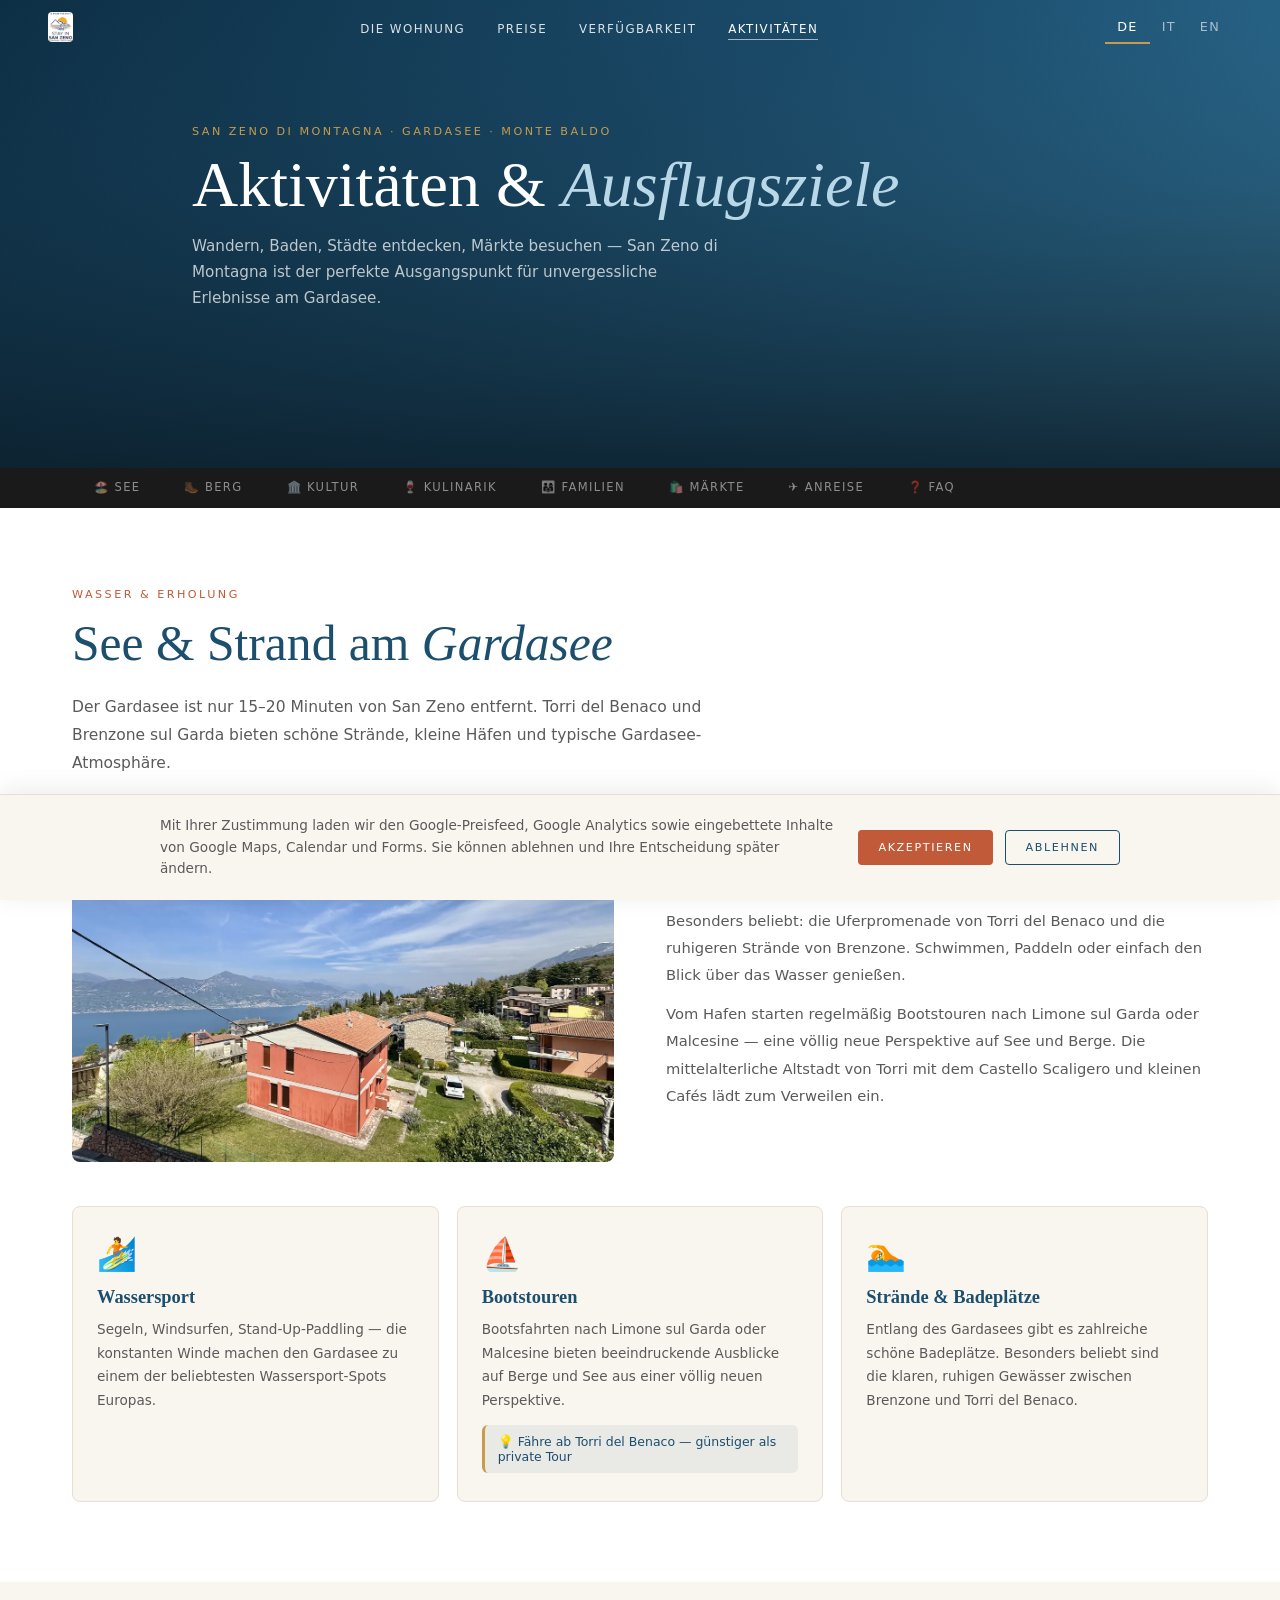
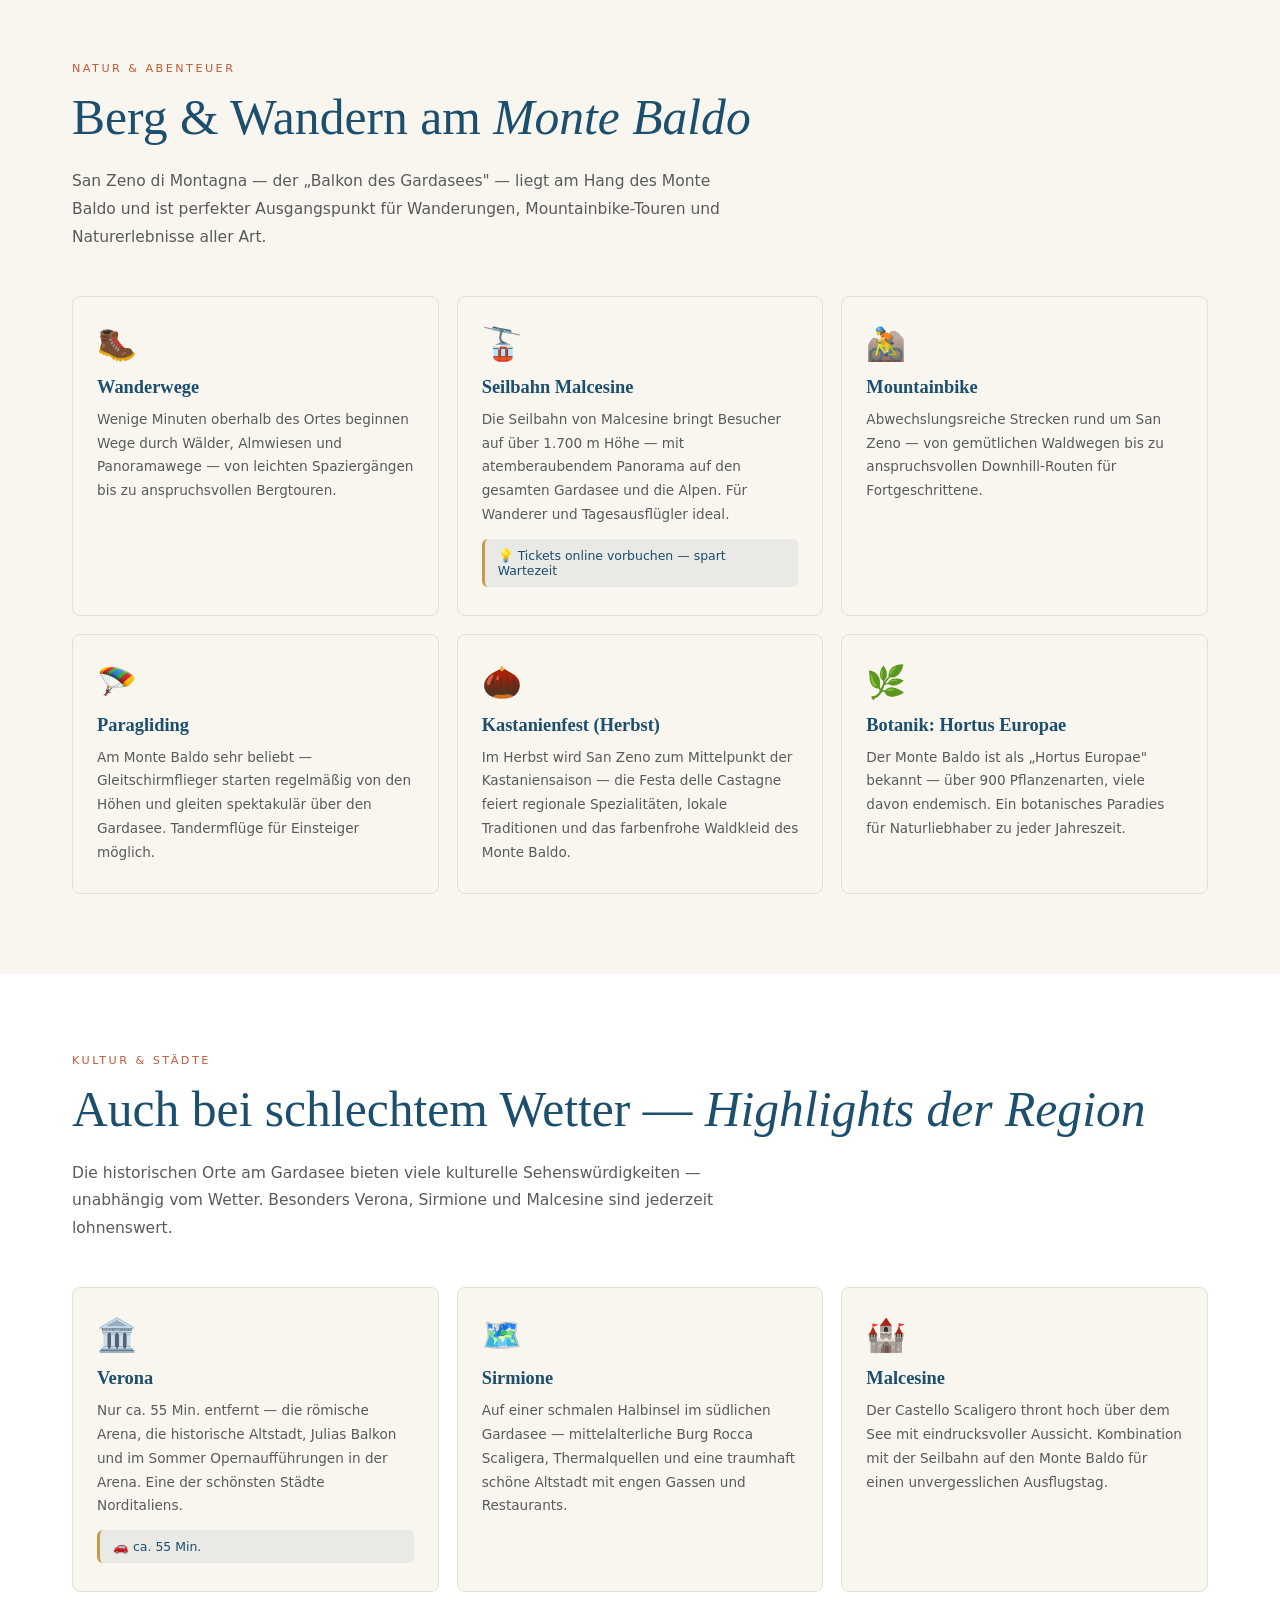
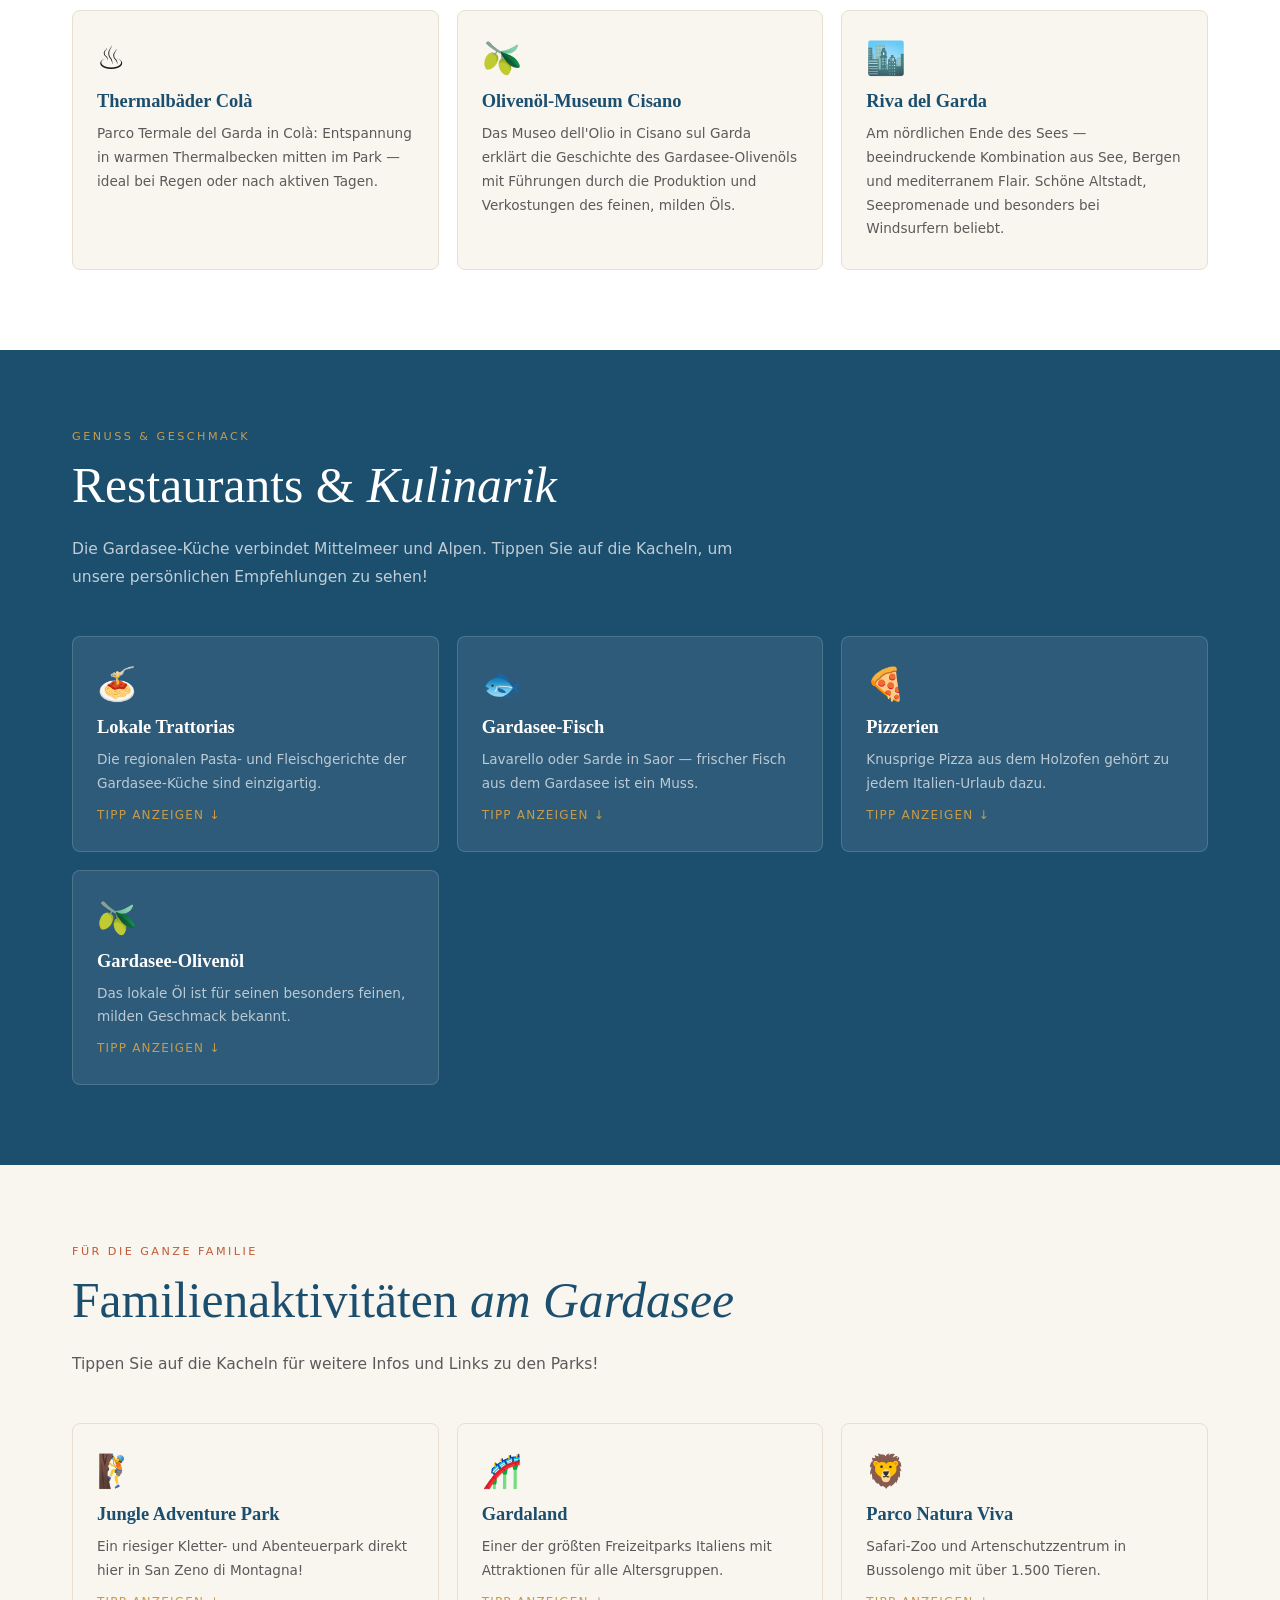
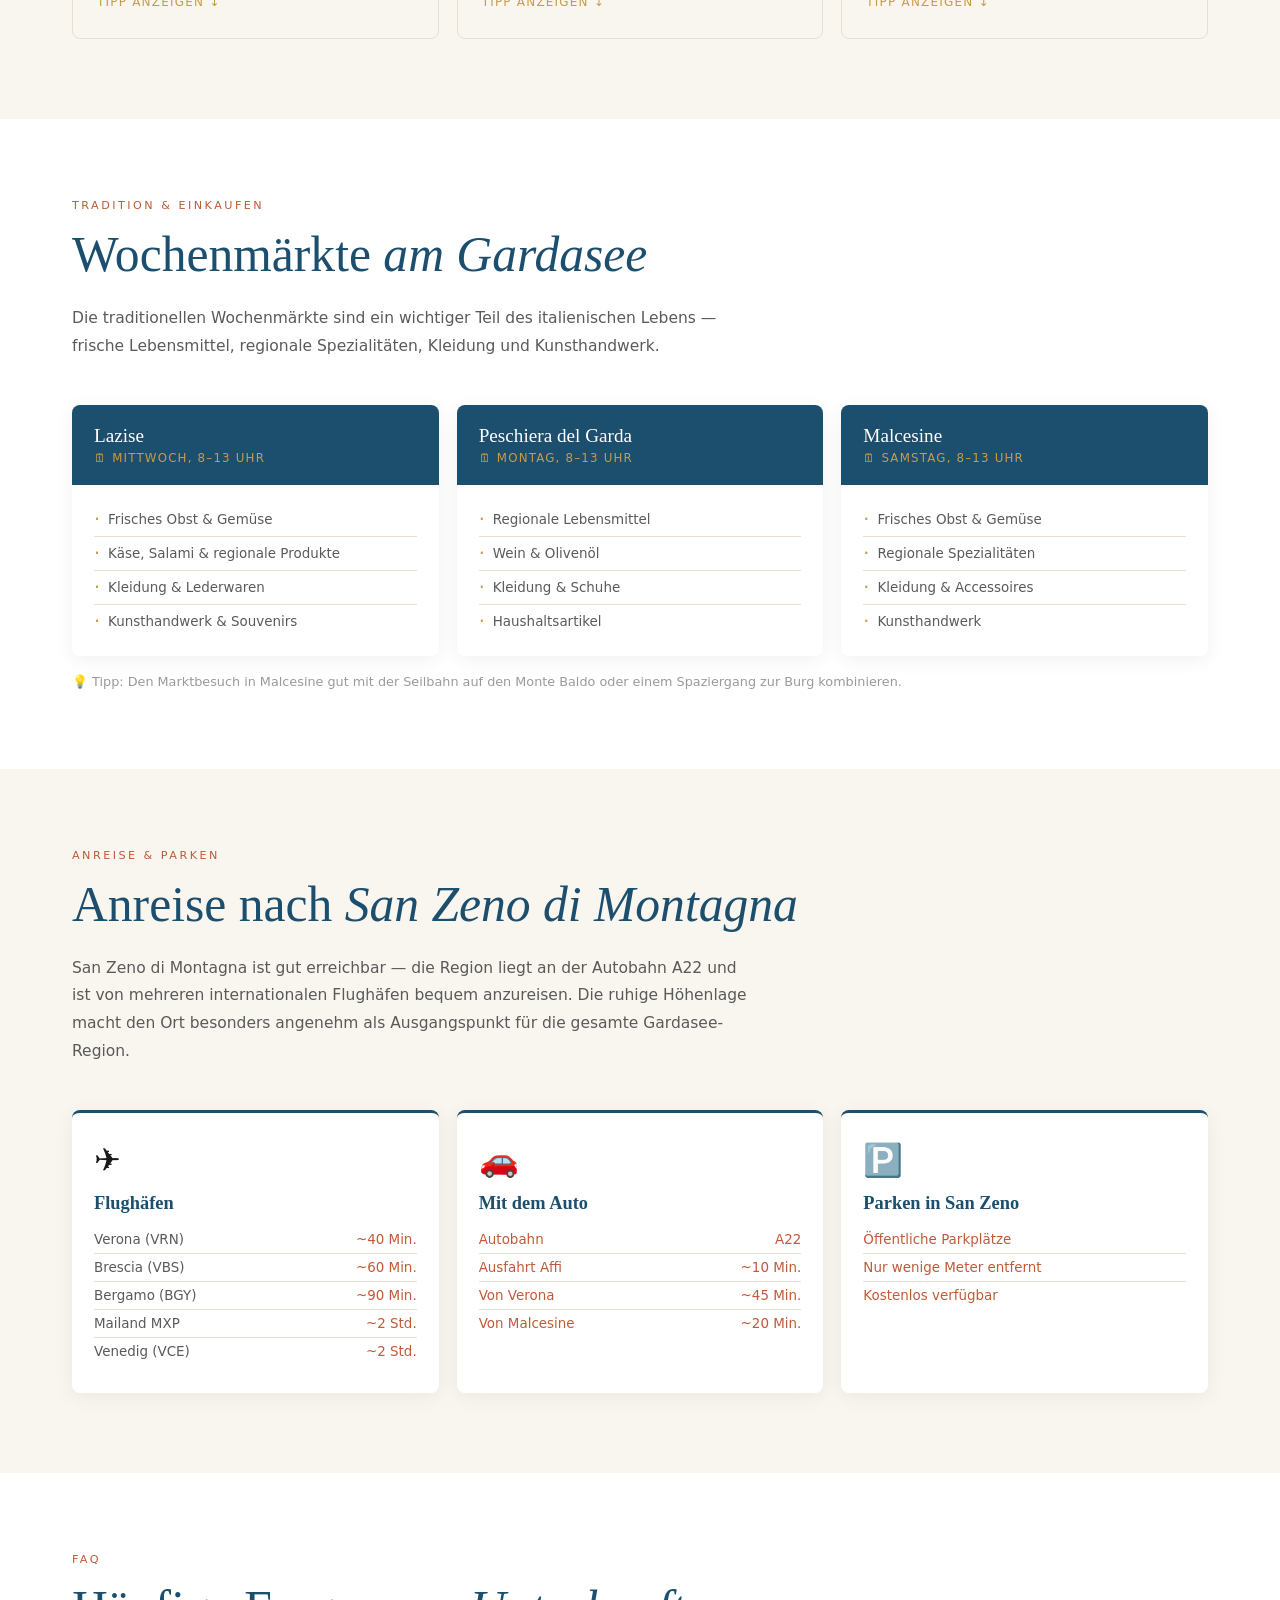
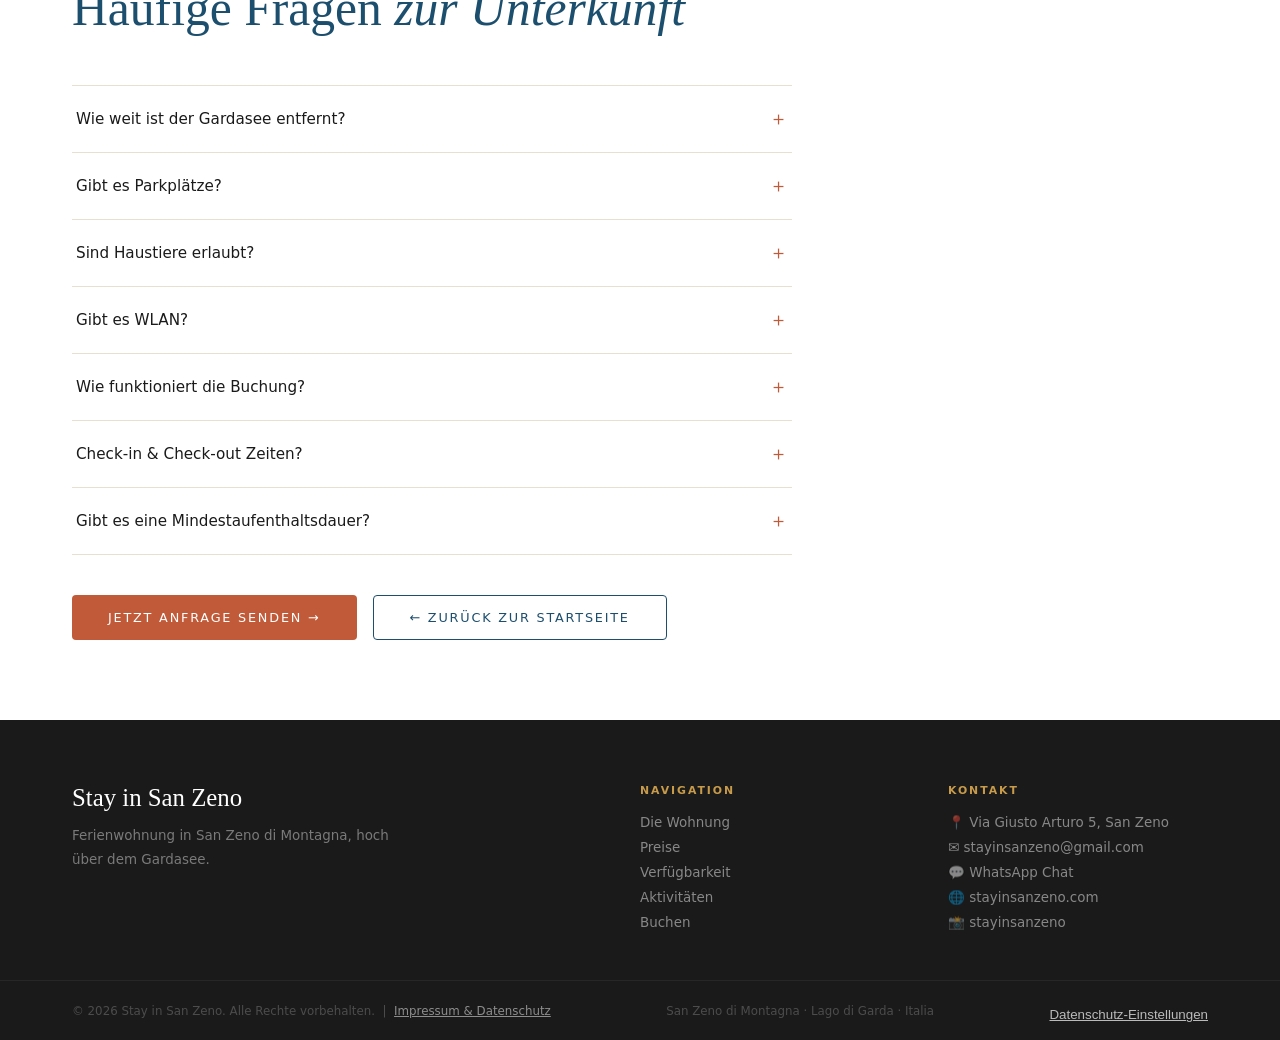
<file: activities.html>
<!DOCTYPE html>
<html lang="de">
<head>
  <meta charset="UTF-8" />
  <meta name="viewport" content="width=device-width, initial-scale=1.0" />
  <title>Aktivitäten am Gardasee – Stay in San Zeno</title>
  
  <!-- Favicon -->
  <link rel="icon" href="assets/images/brand/favicon-32.png" sizes="32x32" type="image/png">
  <link rel="icon" href="assets/images/brand/favicon-192.png" sizes="192x192" type="image/png">
  <link rel="apple-touch-icon" href="assets/images/brand/apple-touch-icon.png">
  
  <meta name="description" content="Wandern am Monte Baldo, Strände, Verona, Märkte, Restaurants und mehr — alle Aktivitäten rund um San Zeno di Montagna am Gardasee." />
  <meta name="keywords" content="Aktivitäten Gardasee, Wandern Monte Baldo, Verona Tagesausflug, Strände Gardasee, Malcesine Seilbahn, Märkte Gardasee, San Zeno di Montagna" />
  <meta name="robots" content="index, follow" />
  <link rel="canonical" href="https://stayinsanzeno.com/activities.html" />
  

  <!-- Social Media & WhatsApp Vorschau (Open Graph) -->
  <meta property="og:type" content="website" />
  <meta property="og:site_name" content="Stay in San Zeno" />
  <meta property="og:title" content="Aktivitäten & Ausflüge am Gardasee | Stay in San Zeno" />
  <meta property="og:description" content="Entdecken Sie die besten Restaurants, Strände und Wanderrouten rund um San Zeno di Montagna und den Monte Baldo. Unsere Geheimtipps für Ihren Urlaub!" />
  <meta property="og:url" content="https://stayinsanzeno.com/activities.html" />
  <meta property="og:image" content="https://stayinsanzeno.com/assets/images/hero/social-preview.jpg" />
  <meta property="og:locale" content="de_DE" />
  
  <!-- Fallback für iMessage & Co. -->
  <meta name="twitter:card" content="summary_large_image" />
  <meta name="twitter:title" content="Aktivitäten & Ausflüge am Gardasee | Stay in San Zeno" />
  <meta name="twitter:description" content="Entdecken Sie die besten Restaurants, Strände und Wanderrouten rund um San Zeno di Montagna." />
  <meta name="twitter:image" content="https://stayinsanzeno.com/assets/images/hero/social-preview.jpg" />
  
  <!-- Externe CSS und JS Dateien -->
  <link rel="stylesheet" href="style.css" />
  <script src="site.js?v=4" defer></script>
</head>
<body>

<a href="index.html#buchen" class="cta-sticky" id="stickyCta">
  <span>📅</span>
  <span data-lang="de" class="active">Jetzt buchen</span>
  <span data-lang="it">Prenota ora</span>
  <span data-lang="en">Book now</span>
</a>

<nav id="nav">
  <a href="index.html" class="nav-logo">
    <img src="assets/images/brand/stay-in-san-zeno-logo.webp" width="480" height="273" alt="Stay in San Zeno">
  </a>
  
  <ul class="nav-links">
    <li><a href="index.html#unterkunft"><span data-lang="de" class="active">Die Wohnung</span><span data-lang="it">L'alloggio</span><span data-lang="en">The Apartment</span></a></li>
    <li><a href="index.html#preise"><span data-lang="de" class="active">Preise</span><span data-lang="it">Prezzi</span><span data-lang="en">Prices</span></a></li>
    <li><a href="index.html#verfuegbarkeit"><span data-lang="de" class="active">Verfügbarkeit</span><span data-lang="it">Disponibilità</span><span data-lang="en">Availability</span></a></li>
    <li><a href="activities.html" class="current"><span data-lang="de" class="active">Aktivitäten</span><span data-lang="it">Attività</span><span data-lang="en">Activities</span></a></li>
  </ul>

  <div class="nav-controls">
    <div class="lang-bar">
      <button class="active" onclick="setLang('de')">DE</button>
      <button onclick="setLang('it')">IT</button>
      <button onclick="setLang('en')">EN</button>
    </div>
  
  </div>
</nav>

<section class="page-hero">
  <div class="page-hero-bg"></div>
  <div class="page-hero-photo"></div>
  <div class="page-hero-overlay"></div>
  <div class="page-hero-content">
    <p class="page-hero-eyebrow">San Zeno di Montagna · Gardasee · Monte Baldo</p>
    <h1><span data-lang="de" class="active">Aktivitäten &amp; <em>Ausflugsziele</em></span><span data-lang="it">Attività &amp; <em>Gite</em></span><span data-lang="en">Activities &amp; <em>Day Trips</em></span></h1>
    <p class="page-hero-sub">
      <span data-lang="de" class="active">Wandern, Baden, Städte entdecken, Märkte besuchen — San Zeno di Montagna ist der perfekte Ausgangspunkt für unvergessliche Erlebnisse am Gardasee.</span>
      <span data-lang="it">Escursioni, nuoto, città da scoprire, mercati — San Zeno di Montagna è il punto di partenza perfetto per esperienze indimenticabili.</span>
      <span data-lang="en">Hiking, swimming, city exploring, markets — San Zeno di Montagna is the perfect base for unforgettable Lake Garda experiences.</span>
    </p>
  </div>
</section>

<nav class="cat-nav" aria-label="Kategorien">
  <a href="#see">🏖️ <span data-lang="de" class="active">See</span><span data-lang="it">Lago</span><span data-lang="en">Lake</span></a>
  <a href="#berg">🥾 <span data-lang="de" class="active">Berg</span><span data-lang="it">Montagna</span><span data-lang="en">Mountain</span></a>
  <a href="#kultur">🏛️ <span data-lang="de" class="active">Kultur</span><span data-lang="it">Cultura</span><span data-lang="en">Culture</span></a>
  <a href="#kulinarik">🍷 <span data-lang="de" class="active">Kulinarik</span><span data-lang="it">Gastronomia</span><span data-lang="en">Food &amp; Wine</span></a>
  <a href="#familien">👨‍👩‍👧 <span data-lang="de" class="active">Familien</span><span data-lang="it">Famiglie</span><span data-lang="en">Families</span></a>
  <a href="#maerkte">🛍️ <span data-lang="de" class="active">Märkte</span><span data-lang="it">Mercati</span><span data-lang="en">Markets</span></a>
  <a href="#anreise">✈️ <span data-lang="de" class="active">Anreise</span><span data-lang="it">Come arrivare</span><span data-lang="en">Getting here</span></a>
  <a href="#faq">❓ FAQ</a>
</nav>

<!-- SEE & STRAND -->
<section class="act-section bg-white" id="see">
  <p class="section-label"><span data-lang="de" class="active">Wasser &amp; Erholung</span><span data-lang="it">Acqua &amp; Relax</span><span data-lang="en">Water &amp; Relaxation</span></p>
  <h2 class="section-title"><span data-lang="de" class="active">See &amp; Strand am <em>Gardasee</em></span><span data-lang="it">Lago &amp; Spiaggia <em>del Garda</em></span><span data-lang="en">Lake &amp; Beach at <em>Lake Garda</em></span></h2>
  <p class="section-intro">
    <span data-lang="de" class="active">Der Gardasee ist nur 15–20 Minuten von San Zeno entfernt. Torri del Benaco und Brenzone sul Garda bieten schöne Strände, kleine Häfen und typische Gardasee-Atmosphäre.</span>
    <span data-lang="it">Il Lago di Garda dista solo 15–20 minuti da San Zeno. Torri del Benaco e Brenzone sul Garda offrono belle spiagge, piccoli porti e l'atmosfera tipica del lago.</span>
    <span data-lang="en">Lake Garda is just 15–20 minutes from San Zeno. Torri del Benaco and Brenzone sul Garda offer beautiful beaches, small harbours and a classic lake atmosphere.</span>
  </p>
  <div class="act-hero-card">
    <div class="act-hero-card-img">
      <div style="background-image:url('assets/images/gallery/teilseeblick-tageslicht-01-1200.webp');background-color:var(--lake-light);"></div>
    </div>
    <div class="act-hero-card-text">
      <h3><span data-lang="de" class="active">Torri del Benaco &amp; Brenzone</span><span data-lang="it">Torri del Benaco e Brenzone</span><span data-lang="en">Torri del Benaco &amp; Brenzone</span></h3>
      <p><span data-lang="de" class="active">Besonders beliebt: die Uferpromenade von Torri del Benaco und die ruhigeren Strände von Brenzone. Schwimmen, Paddeln oder einfach den Blick über das Wasser genießen.</span><span data-lang="it">Molto apprezzati il lungolago di Torri del Benaco e le spiagge più tranquille di Brenzone. Nuotare, fare kayak o semplicemente godersi il panorama.</span><span data-lang="en">Popular spots include Torri del Benaco's lakeside promenade and the quieter beaches of Brenzone — swimming, paddling or simply enjoying the view.</span></p>
      <p><span data-lang="de" class="active">Vom Hafen starten regelmäßig Bootstouren nach Limone sul Garda oder Malcesine — eine völlig neue Perspektive auf See und Berge. Die mittelalterliche Altstadt von Torri mit dem Castello Scaligero und kleinen Cafés lädt zum Verweilen ein.</span><span data-lang="it">Dal porto partono regolarmente gite in barca verso Limone sul Garda o Malcesine. Il centro medievale di Torri col Castello Scaligero e i caffè invita a una sosta.</span><span data-lang="en">Regular boat tours depart to Limone sul Garda or Malcesine. Torri's medieval old town with Castello Scaligero and small cafés is perfect for a leisurely stroll.</span></p>
    </div>
  </div>
  <div class="act-grid">
    <div class="act-card"><div class="act-card-icon">🏄</div><h3><span data-lang="de" class="active">Wassersport</span><span data-lang="it">Sport acquatici</span><span data-lang="en">Water sports</span></h3><p><span data-lang="de" class="active">Segeln, Windsurfen, Stand-Up-Paddling — die konstanten Winde machen den Gardasee zu einem der beliebtesten Wassersport-Spots Europas.</span><span data-lang="it">Vela, windsurf e SUP — i venti costanti rendono il Garda uno dei migliori spot d'Europa.</span><span data-lang="en">Sailing, windsurfing, stand-up paddling — the steady winds make Lake Garda one of Europe's top water sports destinations.</span></p></div>
    <div class="act-card"><div class="act-card-icon">⛵</div><h3><span data-lang="de" class="active">Bootstouren</span><span data-lang="it">Gite in barca</span><span data-lang="en">Boat tours</span></h3><p><span data-lang="de" class="active">Bootsfahrten nach Limone sul Garda oder Malcesine bieten beeindruckende Ausblicke auf Berge und See aus einer völlig neuen Perspektive.</span><span data-lang="it">Gite in barca verso Limone o Malcesine per ammirare montagne e lago da una prospettiva unica.</span><span data-lang="en">Boat trips to Limone sul Garda or Malcesine offer stunning views from a completely new angle.</span></p><div class="tip">💡 <span data-lang="de" class="active">Fähre ab Torri del Benaco — günstiger als private Tour</span><span data-lang="it">Traghetto da Torri — più economico del tour privato</span><span data-lang="en">Ferry from Torri — cheaper than a private tour</span></div></div>
    <div class="act-card"><div class="act-card-icon">🏊</div><h3><span data-lang="de" class="active">Strände &amp; Badeplätze</span><span data-lang="it">Spiagge &amp; Lidi</span><span data-lang="en">Beaches &amp; bathing spots</span></h3><p><span data-lang="de" class="active">Entlang des Gardasees gibt es zahlreiche schöne Badeplätze. Besonders beliebt sind die klaren, ruhigen Gewässer zwischen Brenzone und Torri del Benaco.</span><span data-lang="it">Lungo il Garda ci sono molte belle spiagge. Particolarmente apprezzate le acque limpide tra Brenzone e Torri del Benaco.</span><span data-lang="en">Along Lake Garda there are many beautiful bathing spots. Especially popular are the clear, calm waters between Brenzone and Torri del Benaco.</span></p></div>
  </div>
</section>

<!-- BERG & WANDERN -->
<section class="act-section bg-cream" id="berg">
  <p class="section-label"><span data-lang="de" class="active">Natur &amp; Abenteuer</span><span data-lang="it">Natura &amp; Avventura</span><span data-lang="en">Nature &amp; Adventure</span></p>
  <h2 class="section-title"><span data-lang="de" class="active">Berg &amp; Wandern am <em>Monte Baldo</em></span><span data-lang="it">Montagna &amp; Escursioni <em>sul Monte Baldo</em></span><span data-lang="en">Mountain &amp; Hiking on <em>Monte Baldo</em></span></h2>
  <p class="section-intro"><span data-lang="de" class="active">San Zeno di Montagna — der „Balkon des Gardasees" — liegt am Hang des Monte Baldo und ist perfekter Ausgangspunkt für Wanderungen, Mountainbike-Touren und Naturerlebnisse aller Art.</span><span data-lang="it">San Zeno di Montagna — il "balcone del Lago di Garda" — si trova sul versante del Monte Baldo ed è il punto di partenza ideale per escursioni, mountain bike e natura.</span><span data-lang="en">San Zeno di Montagna — the "balcony of Lake Garda" — sits on the slopes of Monte Baldo and is the perfect starting point for hikes, mountain biking and nature experiences.</span></p>
  <div class="act-grid">
    <div class="act-card"><div class="act-card-icon">🥾</div><h3><span data-lang="de" class="active">Wanderwege</span><span data-lang="it">Sentieri escursionistici</span><span data-lang="en">Hiking trails</span></h3><p><span data-lang="de" class="active">Wenige Minuten oberhalb des Ortes beginnen Wege durch Wälder, Almwiesen und Panoramawege — von leichten Spaziergängen bis zu anspruchsvollen Bergtouren.</span><span data-lang="it">Pochi minuti sopra il paese iniziano sentieri attraverso boschi, alpeggi e panoramici — da facili passeggiate a impegnative escursioni in quota.</span><span data-lang="en">Just minutes above the village, trails wind through forests and mountain meadows — from easy walks to demanding mountain hikes.</span></p></div>
    <div class="act-card"><div class="act-card-icon">🚡</div><h3><span data-lang="de" class="active">Seilbahn Malcesine</span><span data-lang="it">Funivia di Malcesine</span><span data-lang="en">Malcesine cable car</span></h3><p><span data-lang="de" class="active">Die Seilbahn von Malcesine bringt Besucher auf über 1.700 m Höhe — mit atemberaubendem Panorama auf den gesamten Gardasee und die Alpen. Für Wanderer und Tagesausflügler ideal.</span><span data-lang="it">La funivia di Malcesine porta i visitatori a oltre 1.700 m con un panorama mozzafiato sul Garda e le Alpi. Ideale per escursionisti e gite giornaliere.</span><span data-lang="en">The Malcesine cable car reaches over 1,700m — with breathtaking panoramic views over Lake Garda and the Alps. Ideal for hikers and day trippers.</span></p><div class="tip">💡 <span data-lang="de" class="active">Tickets online vorbuchen — spart Wartezeit</span><span data-lang="it">Acquista i biglietti online — evita le code</span><span data-lang="en">Book tickets online — avoids queues</span></div></div>
    <div class="act-card"><div class="act-card-icon">🚵</div><h3><span data-lang="de" class="active">Mountainbike</span><span data-lang="it">Mountain bike</span><span data-lang="en">Mountain biking</span></h3><p><span data-lang="de" class="active">Abwechslungsreiche Strecken rund um San Zeno — von gemütlichen Waldwegen bis zu anspruchsvollen Downhill-Routen für Fortgeschrittene.</span><span data-lang="it">Percorsi vari intorno a San Zeno — dai tranquilli sentieri boschivi alle impegnative discese downhill per esperti.</span><span data-lang="en">Varied routes around San Zeno — from gentle forest paths to challenging downhill routes for experienced riders.</span></p></div>
    <div class="act-card"><div class="act-card-icon">🪂</div><h3><span data-lang="de" class="active">Paragliding</span><span data-lang="it">Parapendio</span><span data-lang="en">Paragliding</span></h3><p><span data-lang="de" class="active">Am Monte Baldo sehr beliebt — Gleitschirmflieger starten regelmäßig von den Höhen und gleiten spektakulär über den Gardasee. Tandermflüge für Einsteiger möglich.</span><span data-lang="it">Molto popolare sul Monte Baldo — i parapendisti decollano regolarmente dalle cime. Voli in tandem disponibili per i principianti.</span><span data-lang="en">Very popular on Monte Baldo — paragliders regularly take off from the peaks. Tandem flights available for beginners.</span></p></div>
    <div class="act-card"><div class="act-card-icon">🌰</div><h3><span data-lang="de" class="active">Kastanienfest (Herbst)</span><span data-lang="it">Festa delle Castagne</span><span data-lang="en">Chestnut festival (autumn)</span></h3><p><span data-lang="de" class="active">Im Herbst wird San Zeno zum Mittelpunkt der Kastaniensaison — die Festa delle Castagne feiert regionale Spezialitäten, lokale Traditionen und das farbenfrohe Waldkleid des Monte Baldo.</span><span data-lang="it">In autunno San Zeno diventa il centro della stagione delle castagne — la Festa celebra le specialità regionali e le tradizioni locali tra i colori autunnali del Monte Baldo.</span><span data-lang="en">In autumn San Zeno becomes the focus of chestnut season — the Festa delle Castagne celebrates regional specialities and local traditions among the Monte Baldo's autumn colours.</span></p></div>
    <div class="act-card"><div class="act-card-icon">🌿</div><h3><span data-lang="de" class="active">Botanik: Hortus Europae</span><span data-lang="it">Botanica: Hortus Europae</span><span data-lang="en">Botany: Hortus Europae</span></h3><p><span data-lang="de" class="active">Der Monte Baldo ist als „Hortus Europae" bekannt — über 900 Pflanzenarten, viele davon endemisch. Ein botanisches Paradies für Naturliebhaber zu jeder Jahreszeit.</span><span data-lang="it">Il Monte Baldo è noto come "Hortus Europae" — oltre 900 specie vegetali, molte endemiche. Un paradiso botanico per gli amanti della natura.</span><span data-lang="en">Monte Baldo is known as the "Hortus Europae" — over 900 plant species, many endemic. A botanical paradise for nature lovers year-round.</span></p></div>
  </div>
</section>

<!-- KULTUR -->
<section class="act-section bg-white" id="kultur">
  <p class="section-label"><span data-lang="de" class="active">Kultur &amp; Städte</span><span data-lang="it">Cultura &amp; Città</span><span data-lang="en">Culture &amp; Cities</span></p>
  <h2 class="section-title"><span data-lang="de" class="active">Auch bei schlechtem Wetter — <em>Highlights der Region</em></span><span data-lang="it">Anche con il brutto tempo — <em>i migliori luoghi</em></span><span data-lang="en">Even in bad weather — <em>regional highlights</em></span></h2>
  <p class="section-intro"><span data-lang="de" class="active">Die historischen Orte am Gardasee bieten viele kulturelle Sehenswürdigkeiten — unabhängig vom Wetter. Besonders Verona, Sirmione und Malcesine sind jederzeit lohnenswert.</span><span data-lang="it">Le città storiche del Garda offrono molte attrazioni culturali — indipendentemente dal tempo. Verona, Sirmione e Malcesine meritano sempre una visita.</span><span data-lang="en">The historic towns around Lake Garda offer many cultural highlights — regardless of the weather. Verona, Sirmione and Malcesine are always worthwhile.</span></p>
  <div class="act-grid">
    <div class="act-card"><div class="act-card-icon">🏛️</div><h3>Verona</h3><p><span data-lang="de" class="active">Nur ca. 55 Min. entfernt — die römische Arena, die historische Altstadt, Julias Balkon und im Sommer Opernaufführungen in der Arena. Eine der schönsten Städte Norditaliens.</span><span data-lang="it">A circa 55 min — l'Arena romana, il centro storico, il balcone di Giulietta e in estate le rappresentazioni d'opera. Una delle più belle città del Nord Italia.</span><span data-lang="en">About 55 min away — the Roman Arena, historic old town, Juliet's balcony and summer opera performances. One of northern Italy's most beautiful cities.</span></p><div class="tip">🚗 ca. 55 Min.</div></div>
    <div class="act-card"><div class="act-card-icon">🗺️</div><h3>Sirmione</h3><p><span data-lang="de" class="active">Auf einer schmalen Halbinsel im südlichen Gardasee — mittelalterliche Burg Rocca Scaligera, Thermalquellen und eine traumhaft schöne Altstadt mit engen Gassen und Restaurants.</span><span data-lang="it">Su una stretta penisola a sud del Garda — castello medievale Rocca Scaligera, acque termali e un centro storico incantevole con viuzze e ristoranti.</span><span data-lang="en">On a narrow peninsula in southern Lake Garda — medieval Rocca Scaligera castle, thermal springs and an enchanting old town with narrow lanes and restaurants.</span></p></div>
    <div class="act-card"><div class="act-card-icon">🏰</div><h3>Malcesine</h3><p><span data-lang="de" class="active">Der Castello Scaligero thront hoch über dem See mit eindrucksvoller Aussicht. Kombination mit der Seilbahn auf den Monte Baldo für einen unvergesslichen Ausflugstag.</span><span data-lang="it">Il Castello Scaligero domina il lago con vista straordinaria. Da abbinare alla funivia del Monte Baldo per una gita indimenticabile.</span><span data-lang="en">The Castello Scaligero towers above the lake with impressive views. Combine with the Monte Baldo cable car for an unforgettable day trip.</span></p></div>
    <div class="act-card"><div class="act-card-icon">♨️</div><h3><span data-lang="de" class="active">Thermalbäder Colà</span><span data-lang="it">Terme di Colà</span><span data-lang="en">Thermal baths Colà</span></h3><p><span data-lang="de" class="active">Parco Termale del Garda in Colà: Entspannung in warmen Thermalbecken mitten im Park — ideal bei Regen oder nach aktiven Tagen.</span><span data-lang="it">Parco Termale del Garda a Colà: relax nelle vasche termali calde in mezzo al parco — ideale con la pioggia o dopo giornate attive.</span><span data-lang="en">Parco Termale del Garda in Colà: relaxation in warm thermal pools in a park setting — ideal on rainy days or after active days.</span></p></div>
    <div class="act-card"><div class="act-card-icon">🫒</div><h3><span data-lang="de" class="active">Olivenöl-Museum Cisano</span><span data-lang="it">Museo dell'Olio Cisano</span><span data-lang="en">Olive Oil Museum Cisano</span></h3><p><span data-lang="de" class="active">Das Museo dell'Olio in Cisano sul Garda erklärt die Geschichte des Gardasee-Olivenöls mit Führungen durch die Produktion und Verkostungen des feinen, milden Öls.</span><span data-lang="it">Il Museo dell'Olio a Cisano racconta la storia dell'olio del Garda con visite alla produzione e degustazioni dell'olio delicato e raffinato.</span><span data-lang="en">The Museo dell'Olio in Cisano tells the story of Lake Garda olive oil with production tours and tastings of the fine, mild oil.</span></p></div>
    <div class="act-card"><div class="act-card-icon">🏙️</div><h3>Riva del Garda</h3><p><span data-lang="de" class="active">Am nördlichen Ende des Sees — beeindruckende Kombination aus See, Bergen und mediterranem Flair. Schöne Altstadt, Seepromenade und besonders bei Windsurfern beliebt.</span><span data-lang="it">All'estremità nord del lago — combinazione straordinaria di lago, montagne e atmosfera mediterranea. Bel centro storico e lungolago, molto apprezzata dagli sportivi.</span><span data-lang="en">At the northern lake tip — impressive combination of lake, mountains and Mediterranean flair. Beautiful old town, lakeside promenade and very popular with windsurfers.</span></p></div>
  </div>
</section>

<!-- KULINARIK -->
<section class="act-section bg-dark" id="kulinarik">
  <p class="section-label"><span data-lang="de" class="active">Genuss &amp; Geschmack</span><span data-lang="it">Gusto &amp; Sapori</span><span data-lang="en">Food &amp; Flavour</span></p>
  <h2 class="section-title"><span data-lang="de" class="active">Restaurants &amp; <em>Kulinarik</em></span><span data-lang="it">Ristoranti &amp; <em>Gastronomia</em></span><span data-lang="en">Restaurants &amp; <em>Food &amp; Wine</em></span></h2>
  <p class="section-intro"><span data-lang="de" class="active">Die Gardasee-Küche verbindet Mittelmeer und Alpen. Tippen Sie auf die Kacheln, um unsere persönlichen Empfehlungen zu sehen!</span><span data-lang="it">La cucina del Garda unisce Mediterraneo e Alpi. Tocca i riquadri per vedere i nostri consigli personali!</span><span data-lang="en">Lake Garda cuisine blends Mediterranean and Alpine. Tap the cards to see our personal recommendations!</span></p>
  
 <div class="act-grid">
    
    <!-- Trattorias -->
    <div class="act-card expandable">
      <div class="act-card-icon">🍝</div>
      <h3><span data-lang="de" class="active">Lokale Trattorias</span><span data-lang="it">Trattorie locali</span><span data-lang="en">Local trattorias</span></h3>
      <p><span data-lang="de" class="active">Die regionalen Pasta- und Fleischgerichte der Gardasee-Küche sind einzigartig.</span><span data-lang="it">I piatti regionali di pasta e carne sono unici.</span><span data-lang="en">The regional pasta and meat dishes are unique.</span></p>
      <span class="act-card-more">Tipp anzeigen ↓</span>
      <div class="act-card-details">
        <strong style="color:var(--white);">Taverna Kus &amp; Al Cacciatore</strong><br>
        <span data-lang="de" class="active">Zwei fantastische Adressen in San Zeno. Taverna Kus für gehobene Küche, Al Cacciatore für rustikale Pasta wie bei Nonna.</span>
        <span data-lang="it">Due indirizzi fantastici a San Zeno. Taverna Kus per cucina raffinata, Al Cacciatore per pasta rustica.</span>
        <span data-lang="en">Two fantastic spots in San Zeno. Taverna Kus for fine dining, Al Cacciatore for rustic pasta.</span><br>
        <a href="https://www.ristoranteveronatavernakus.it/" target="_blank" class="act-link">🌐 Taverna Kus Website</a><br>
        <a href="https://www.al-cacciatore.it/" target="_blank" class="act-link" style="margin-top: 6px;">🌐 Al Cacciatore Website</a>
      </div>
    </div>

    <!-- Fisch -->
    <div class="act-card expandable">
      <div class="act-card-icon">🐟</div>
      <h3><span data-lang="de" class="active">Gardasee-Fisch</span><span data-lang="it">Pesce del Garda</span><span data-lang="en">Lake Garda fish</span></h3>
      <p><span data-lang="de" class="active">Lavarello oder Sarde in Saor — frischer Fisch aus dem Gardasee ist ein Muss.</span><span data-lang="it">Lavarello o sarde in saor — il pesce fresco è un must.</span><span data-lang="en">Lavarello or sarde in saor — fresh lake fish is a must.</span></p>
      <span class="act-card-more">Tipp anzeigen ↓</span>
      <div class="act-card-details">
        <strong style="color:var(--white);">Ristorante Pizzeria Costabella</strong><br>
        <span data-lang="de" class="active">Tolle Fischgerichte und Pizza mit einer herrlichen Terrasse und Seeblick in San Zeno.</span>
        <span data-lang="it">Ottimi piatti di pesce e pizza con una splendida terrazza vista lago a San Zeno.</span>
        <span data-lang="en">Great fish dishes and pizza with a beautiful lake view terrace in San Zeno.</span><br>
        <a href="https://www.costabellahotel.it/" target="_blank" class="act-link">🌐 Costabella Website</a>
      </div>
    </div>

    <!-- Pizzerien (NEU) -->
    <div class="act-card expandable">
      <div class="act-card-icon">🍕</div>
      <h3><span data-lang="de" class="active">Pizzerien</span><span data-lang="it">Pizzerie</span><span data-lang="en">Pizzerias</span></h3>
      <p><span data-lang="de" class="active">Knusprige Pizza aus dem Holzofen gehört zu jedem Italien-Urlaub dazu.</span><span data-lang="it">La pizza croccante cotta a legna è un must di ogni vacanza in Italia.</span><span data-lang="en">Crispy wood-fired pizza is a must for every holiday in Italy.</span></p>
      <span class="act-card-more">Tipp anzeigen ↓</span>
      <div class="act-card-details">
        <strong style="color:var(--white);">Ristorante Il Giardinetto</strong><br>
        <span data-lang="de" class="active">Eine sehr beliebte, authentische Pizzeria direkt im Ort mit toller Atmosphäre.</span>
        <span data-lang="it">Una pizzeria autentica e molto amata in paese con un'ottima atmosfera.</span>
        <span data-lang="en">A very popular, authentic pizzeria right in the village with a great atmosphere.</span><br>
        <a href="https://www.ilgiardinetto.eu/" target="_blank" class="act-link">🌐 Il Giardinetto Website</a>
      </div>
    </div>

    <!-- Olivenöl -->
    <div class="act-card expandable">
      <div class="act-card-icon">🫒</div>
      <h3><span data-lang="de" class="active">Gardasee-Olivenöl</span><span data-lang="it">Olio d'oliva del Garda</span><span data-lang="en">Lake Garda olive oil</span></h3>
      <p><span data-lang="de" class="active">Das lokale Öl ist für seinen besonders feinen, milden Geschmack bekannt.</span><span data-lang="it">L'olio locale è noto per il suo sapore delicato.</span><span data-lang="en">The local oil is known for its fine, mild flavor.</span></p>
      <span class="act-card-more">Tipp anzeigen ↓</span>
      <div class="act-card-details">
        <strong style="color:var(--white);">Museo dell'Olio (Cisano)</strong><br>
        <span data-lang="de" class="active">Besuchen Sie das Olivenöl-Museum in Cisano. Perfekt für eine Verkostung und als Mitbringsel!</span>
        <span data-lang="it">Visitate il Museo dell'Olio a Cisano. Perfetto per una degustazione!</span>
        <span data-lang="en">Visit the Olive Oil Museum in Cisano. Perfect for a tasting!</span><br>
        <a href="https://www.museum.it/" target="_blank" class="act-link">🌐 Museum Website</a>
      </div>
    </div>

  </div>
  </div>
</section>

<!-- FAMILIEN -->
<section class="act-section bg-cream" id="familien">
  <p class="section-label"><span data-lang="de" class="active">Für die ganze Familie</span><span data-lang="it">Per tutta la famiglia</span><span data-lang="en">For the whole family</span></p>
  <h2 class="section-title"><span data-lang="de" class="active">Familienaktivitäten <em>am Gardasee</em></span><span data-lang="it">Attività per famiglie <em>al Lago di Garda</em></span><span data-lang="en">Family activities <em>at Lake Garda</em></span></h2>
  <p class="section-intro"><span data-lang="de" class="active">Tippen Sie auf die Kacheln für weitere Infos und Links zu den Parks!</span><span data-lang="it">Tocca i riquadri per maggiori info e link ai parchi!</span><span data-lang="en">Tap the cards for more info and links to the parks!</span></p>
  
  <div class="act-grid">
    
    <!-- NEU: Jungle Adventure Park -->
    <div class="act-card expandable">
      <div class="act-card-icon">🧗</div>
      <h3>Jungle Adventure Park</h3>
      <p><span data-lang="de" class="active">Ein riesiger Kletter- und Abenteuerpark direkt hier in San Zeno di Montagna!</span><span data-lang="it">Un enorme parco avventura proprio qui a San Zeno di Montagna!</span><span data-lang="en">A huge climbing and adventure park right here in San Zeno di Montagna!</span></p>
      <span class="act-card-more">Tipp anzeigen ↓</span>
      <div class="act-card-details">
        <span data-lang="de" class="active">Verschiedene Parcours für alle Altersgruppen im kühlen Wald. Perfekt für heiße Sommertage.</span>
        <span data-lang="it">Diversi percorsi per tutte le età nel fresco bosco. Perfetto per le calde giornate estive.</span>
        <span data-lang="en">Various courses for all ages in the cool forest. Perfect for hot summer days.</span><br>
        <a href="https://www.jungleadventurepark.com/" target="_blank" class="act-link">🌐 Website & Tickets</a>
      </div>
    </div>

    <!-- Gardaland -->
    <div class="act-card expandable">
      <div class="act-card-icon">🎢</div>
      <h3>Gardaland</h3>
      <p><span data-lang="de" class="active">Einer der größten Freizeitparks Italiens mit Attraktionen für alle Altersgruppen.</span><span data-lang="it">Uno dei più grandi parchi divertimento d'Italia.</span><span data-lang="en">One of Italy's largest theme parks.</span></p>
      <span class="act-card-more">Tipp anzeigen ↓</span>
      <div class="act-card-details">
        <span data-lang="de" class="active">Ca. 45 Minuten mit dem Auto entfernt. Buchen Sie Tickets vorab online, um Wartezeiten zu sparen!</span>
        <span data-lang="it">A circa 45 minuti di auto. Prenotate i biglietti online!</span>
        <span data-lang="en">About 45 mins by car. Book tickets online to save time!</span><br>
        <a href="https://www.gardaland.it/" target="_blank" class="act-link">🌐 Gardaland Website</a>
      </div>
    </div>

    <!-- Parco Natura Viva -->
    <div class="act-card expandable">
      <div class="act-card-icon">🦁</div>
      <h3>Parco Natura Viva</h3>
      <p><span data-lang="de" class="active">Safari-Zoo und Artenschutzzentrum in Bussolengo mit über 1.500 Tieren.</span><span data-lang="it">Safari zoo e centro di conservazione a Bussolengo.</span><span data-lang="en">Safari zoo and conservation center in Bussolengo.</span></p>
      <span class="act-card-more">Tipp anzeigen ↓</span>
      <div class="act-card-details">
        <span data-lang="de" class="active">Sie können mit dem eigenen Auto durch den Safari-Teil fahren. Ein tolles Erlebnis für Kinder!</span>
        <span data-lang="it">Potete guidare la vostra auto nella zona safari.</span>
        <span data-lang="en">You can drive your own car through the safari section.</span><br>
        <a href="https://www.parconaturaviva.it/" target="_blank" class="act-link">🌐 Parco Natura Viva</a>
      </div>
    </div>

  </div>
</section>

<!-- MÄRKTE -->
<section class="act-section bg-white" id="maerkte">
  <p class="section-label"><span data-lang="de" class="active">Tradition &amp; Einkaufen</span><span data-lang="it">Tradizione &amp; Shopping</span><span data-lang="en">Tradition &amp; Shopping</span></p>
  <h2 class="section-title"><span data-lang="de" class="active">Wochenmärkte <em>am Gardasee</em></span><span data-lang="it">Mercati settimanali <em>del Garda</em></span><span data-lang="en">Weekly markets <em>at Lake Garda</em></span></h2>
  <p class="section-intro"><span data-lang="de" class="active">Die traditionellen Wochenmärkte sind ein wichtiger Teil des italienischen Lebens — frische Lebensmittel, regionale Spezialitäten, Kleidung und Kunsthandwerk.</span><span data-lang="it">I mercati settimanali tradizionali sono parte importante della vita italiana — prodotti freschi, specialità regionali, abbigliamento e artigianato.</span><span data-lang="en">Traditional weekly markets are an important part of Italian life — fresh produce, regional specialities, clothing and crafts.</span></p>
  <div class="market-grid">
    <div class="market-card">
      <div class="market-card-head"><h3>Lazise</h3><div class="market-day"><span data-lang="de" class="active">🗓 Mittwoch, 8–13 Uhr</span><span data-lang="it">🗓 Mercoledì, 8–13</span><span data-lang="en">🗓 Wednesday, 8am–1pm</span></div></div>
      <div class="market-card-body"><ul>
        <li><span data-lang="de" class="active">Frisches Obst &amp; Gemüse</span><span data-lang="it">Frutta e verdura fresca</span><span data-lang="en">Fresh fruit &amp; vegetables</span></li>
        <li><span data-lang="de" class="active">Käse, Salami &amp; regionale Produkte</span><span data-lang="it">Formaggi, salumi e prodotti locali</span><span data-lang="en">Cheese, salami &amp; regional products</span></li>
        <li><span data-lang="de" class="active">Kleidung &amp; Lederwaren</span><span data-lang="it">Abbigliamento e pelletteria</span><span data-lang="en">Clothing &amp; leather goods</span></li>
        <li><span data-lang="de" class="active">Kunsthandwerk &amp; Souvenirs</span><span data-lang="it">Artigianato e souvenir</span><span data-lang="en">Crafts &amp; souvenirs</span></li>
      </ul></div>
    </div>
    <div class="market-card">
      <div class="market-card-head"><h3>Peschiera del Garda</h3><div class="market-day"><span data-lang="de" class="active">🗓 Montag, 8–13 Uhr</span><span data-lang="it">🗓 Lunedì, 8–13</span><span data-lang="en">🗓 Monday, 8am–1pm</span></div></div>
      <div class="market-card-body"><ul>
        <li><span data-lang="de" class="active">Regionale Lebensmittel</span><span data-lang="it">Prodotti alimentari locali</span><span data-lang="en">Regional food products</span></li>
        <li><span data-lang="de" class="active">Wein &amp; Olivenöl</span><span data-lang="it">Vino e olio d'oliva</span><span data-lang="en">Wine &amp; olive oil</span></li>
        <li><span data-lang="de" class="active">Kleidung &amp; Schuhe</span><span data-lang="it">Abbigliamento e scarpe</span><span data-lang="en">Clothing &amp; shoes</span></li>
        <li><span data-lang="de" class="active">Haushaltsartikel</span><span data-lang="it">Articoli per la casa</span><span data-lang="en">Household items</span></li>
      </ul></div>
    </div>
    <div class="market-card">
      <div class="market-card-head"><h3>Malcesine</h3><div class="market-day"><span data-lang="de" class="active">🗓 Samstag, 8–13 Uhr</span><span data-lang="it">🗓 Sabato, 8–13</span><span data-lang="en">🗓 Saturday, 8am–1pm</span></div></div>
      <div class="market-card-body"><ul>
        <li><span data-lang="de" class="active">Frisches Obst &amp; Gemüse</span><span data-lang="it">Frutta e verdura fresca</span><span data-lang="en">Fresh fruit &amp; vegetables</span></li>
        <li><span data-lang="de" class="active">Regionale Spezialitäten</span><span data-lang="it">Specialità regionali</span><span data-lang="en">Regional specialities</span></li>
        <li><span data-lang="de" class="active">Kleidung &amp; Accessoires</span><span data-lang="it">Abbigliamento e accessori</span><span data-lang="en">Clothing &amp; accessories</span></li>
        <li><span data-lang="de" class="active">Kunsthandwerk</span><span data-lang="it">Artigianato</span><span data-lang="en">Arts &amp; crafts</span></li>
      </ul></div>
    </div>
  </div>
  <p style="margin-top:18px;font-size:0.8rem;color:var(--light);font-weight:300;">
    <span data-lang="de" class="active">💡 Tipp: Den Marktbesuch in Malcesine gut mit der Seilbahn auf den Monte Baldo oder einem Spaziergang zur Burg kombinieren.</span>
    <span data-lang="it">💡 Consiglio: A Malcesine abbinate la visita al mercato con la funivia o una passeggiata al castello.</span>
    <span data-lang="en">💡 Tip: In Malcesine, combine the market with the cable car up Monte Baldo or a walk to the castle.</span>
  </p>
</section>

<!-- ANREISE -->
<section class="act-section bg-cream" id="anreise">
  <p class="section-label"><span data-lang="de" class="active">Anreise &amp; Parken</span><span data-lang="it">Come arrivare &amp; parcheggio</span><span data-lang="en">Getting here &amp; parking</span></p>
  <h2 class="section-title"><span data-lang="de" class="active">Anreise nach <em>San Zeno di Montagna</em></span><span data-lang="it">Come arrivare a <em>San Zeno di Montagna</em></span><span data-lang="en">Getting to <em>San Zeno di Montagna</em></span></h2>
  <p class="section-intro"><span data-lang="de" class="active">San Zeno di Montagna ist gut erreichbar — die Region liegt an der Autobahn A22 und ist von mehreren internationalen Flughäfen bequem anzureisen. Die ruhige Höhenlage macht den Ort besonders angenehm als Ausgangspunkt für die gesamte Gardasee-Region.</span><span data-lang="it">San Zeno di Montagna è facilmente raggiungibile — la regione è vicina all'autostrada A22 e accessibile da diversi aeroporti internazionali. La tranquilla posizione in quota lo rende ideale come base per tutta la regione del Garda.</span><span data-lang="en">San Zeno di Montagna is easy to reach — the region is near the A22 motorway and accessible from several international airports. Its peaceful elevated position makes it an ideal base for the entire Lake Garda region.</span></p>
  <div class="arrival-grid">
    <div class="arrival-card"><div class="arr-icon">✈️</div><h3><span data-lang="de" class="active">Flughäfen</span><span data-lang="it">Aeroporti</span><span data-lang="en">Airports</span></h3>
      <ul>
        <li>Verona (VRN) <span>~40 Min.</span></li>
        <li>Brescia (VBS) <span>~60 Min.</span></li>
        <li>Bergamo (BGY) <span>~90 Min.</span></li>
        <li>Mailand MXP <span>~2 Std.</span></li>
        <li>Venedig (VCE) <span>~2 Std.</span></li>
      </ul>
    </div>
    <div class="arrival-card"><div class="arr-icon">🚗</div><h3><span data-lang="de" class="active">Mit dem Auto</span><span data-lang="it">In auto</span><span data-lang="en">By car</span></h3>
      <ul>
        <li><span data-lang="de" class="active">Autobahn</span><span data-lang="it">Autostrada</span><span data-lang="en">Motorway</span> <span>A22</span></li>
        <li><span data-lang="de" class="active">Ausfahrt Affi</span><span data-lang="it">Uscita Affi</span><span data-lang="en">Exit Affi</span> <span>~10 Min.</span></li>
        <li><span data-lang="de" class="active">Von Verona</span><span data-lang="it">Da Verona</span><span data-lang="en">From Verona</span> <span>~45 Min.</span></li>
        <li><span data-lang="de" class="active">Von Malcesine</span><span data-lang="it">Da Malcesine</span><span data-lang="en">From Malcesine</span> <span>~20 Min.</span></li>
      </ul>
    </div>
    <div class="arrival-card"><div class="arr-icon">🅿️</div><h3><span data-lang="de" class="active">Parken in San Zeno</span><span data-lang="it">Parcheggio a San Zeno</span><span data-lang="en">Parking in San Zeno</span></h3>
      <ul>
        <li><span data-lang="de" class="active">Öffentliche Parkplätze</span><span data-lang="it">Parcheggi pubblici</span><span data-lang="en">Public parking</span></li>
        <li><span data-lang="de" class="active">Nur wenige Meter entfernt</span><span data-lang="it">A pochi metri</span><span data-lang="en">Just metres away</span></li>
        <li><span data-lang="de" class="active">Kostenlos verfügbar</span><span data-lang="it">Gratuito</span><span data-lang="en">Free of charge</span></li>
      </ul>
    </div>
  </div>
</section>

<!-- FAQ -->
<section class="act-section bg-white" id="faq">
  <p class="section-label">FAQ</p>
  <h2 class="section-title"><span data-lang="de" class="active">Häufige Fragen <em>zur Unterkunft</em></span><span data-lang="it">Domande frequenti <em>sull'appartamento</em></span><span data-lang="en">Frequently asked questions <em>about the apartment</em></span></h2>
  <div class="faq-list">
    <div class="faq-item">
      <button class="faq-q">
        <span><span data-lang="de" class="active">Wie weit ist der Gardasee entfernt?</span><span data-lang="it">Quanto dista il Lago di Garda?</span><span data-lang="en">How far is Lake Garda?</span></span>
        <span class="faq-icon">＋</span>
      </button>
      <div class="faq-a">
        <span data-lang="de" class="active">Der Gardasee ist in etwa 15–20 Minuten mit dem Auto erreichbar. Die nächsten Orte am Ufer sind Torri del Benaco und Brenzone sul Garda — beide mit schönen Stränden und kleinem Hafen.</span>
        <span data-lang="it">Il Lago di Garda si raggiunge in circa 15–20 minuti in auto. I paesi più vicini sono Torri del Benaco e Brenzone sul Garda — entrambi con belle spiagge e piccolo porto.</span>
        <span data-lang="en">Lake Garda is approximately 15–20 minutes by car. The nearest lakeside towns are Torri del Benaco and Brenzone sul Garda — both with beautiful beaches and a small harbour.</span>
      </div>
    </div>
    <div class="faq-item">
      <button class="faq-q">
        <span><span data-lang="de" class="active">Gibt es Parkplätze?</span><span data-lang="it">Ci sono parcheggi?</span><span data-lang="en">Is there parking available?</span></span>
        <span class="faq-icon">＋</span>
      </button>
      <div class="faq-a">
        <span data-lang="de" class="active">Ja — öffentliche Parkplätze befinden sich nur wenige Meter von der Unterkunft entfernt und sind kostenlos nutzbar.</span>
        <span data-lang="it">Sì — parcheggi pubblici a pochi metri dall'appartamento, disponibili gratuitamente.</span>
        <span data-lang="en">Yes — public parking is available just a few metres from the apartment, free of charge.</span>
      </div>
    </div>
    <div class="faq-item">
      <button class="faq-q">
        <span><span data-lang="de" class="active">Sind Haustiere erlaubt?</span><span data-lang="it">Sono ammessi gli animali domestici?</span><span data-lang="en">Are pets allowed?</span></span>
        <span class="faq-icon">＋</span>
      </button>
      <div class="faq-a">
        <span data-lang="de" class="active">Haustiere sind in der Unterkunft nicht gestattet.</span>
        <span data-lang="it">Gli animali domestici non sono ammessi nell'alloggio.</span>
        <span data-lang="en">Pets are not permitted in the accommodation.</span>
      </div>
    </div>
    <div class="faq-item">
      <button class="faq-q">
        <span><span data-lang="de" class="active">Gibt es WLAN?</span><span data-lang="it">C'è il WiFi?</span><span data-lang="en">Is there WiFi?</span></span>
        <span class="faq-icon">＋</span>
      </button>
      <div class="faq-a">
        <span data-lang="de" class="active">Ja — die Wohnung ist mit schnellem WLAN ausgestattet. Die Zugangsdaten erhalten Sie bei der Ankunft.</span>
        <span data-lang="it">Sì — l'appartamento è dotato di WiFi veloce. I dati di accesso vi verranno forniti all'arrivo.</span>
        <span data-lang="en">Yes — the apartment has fast WiFi. Access details are provided on arrival.</span>
      </div>
    </div>
    <div class="faq-item">
      <button class="faq-q">
        <span><span data-lang="de" class="active">Wie funktioniert die Buchung?</span><span data-lang="it">Come funziona la prenotazione?</span><span data-lang="en">How does booking work?</span></span>
        <span class="faq-icon">＋</span>
      </button>
      <div class="faq-a">
        <span data-lang="de" class="active">Das Buchungsformular auf der Startseite in Ihrer Sprache ausfüllen — wir antworten innerhalb von 24 Stunden mit Verfügbarkeitsbestätigung und allen weiteren Details.</span>
        <span data-lang="it">Compilate il modulo di prenotazione nella vostra lingua sulla pagina principale — risponderemo entro 24 ore con conferma e tutti i dettagli.</span>
        <span data-lang="en">Fill in the booking form on the main page in your language — we'll reply within 24 hours with availability confirmation and all further details.</span>
      </div>
    </div>
    <div class="faq-item">
      <button class="faq-q">
        <span><span data-lang="de" class="active">Check-in &amp; Check-out Zeiten?</span><span data-lang="it">Orari di check-in e check-out?</span><span data-lang="en">Check-in &amp; check-out times?</span></span>
        <span class="faq-icon">＋</span>
      </button>
      <div class="faq-a">
        <span data-lang="de" class="active">Check-in ab 15:00 Uhr, Check-out bis 10:00 Uhr. Bei Anfragen für früheren Einzug oder späteren Auszug sprechen Sie uns gerne direkt an.</span>
        <span data-lang="it">Check-in dalle 15:00, check-out entro le 10:00. Per orari diversi contattateci direttamente — faremo del nostro meglio.</span>
        <span data-lang="en">Check-in from 3:00 PM, check-out by 10:00 AM. For early arrival or late departure please contact us directly.</span>
      </div>
    </div>
    <div class="faq-item">
      <button class="faq-q">
        <span><span data-lang="de" class="active">Gibt es eine Mindestaufenthaltsdauer?</span><span data-lang="it">C'è un soggiorno minimo?</span><span data-lang="en">Is there a minimum stay?</span></span>
        <span class="faq-icon">＋</span>
      </button>
      <div class="faq-a">
        <span data-lang="de" class="active">Nebensaison: 2 Nächte. Sommer, Ferragosto, Weihnachten: 3–4 Nächte. Alle Details auf der Preisseite der Hauptwebsite.</span>
        <span data-lang="it">Bassa stagione: 2 notti. Estate, Ferragosto, Natale: 3–4 notti. Tutti i dettagli nella pagina prezzi del sito principale.</span>
        <span data-lang="en">Off-season: 2 nights. Summer, Ferragosto, Christmas: 3–4 nights. Full details on the prices page of the main website.</span>
      </div>
    </div>
  </div>
 <div style="margin-top:40px; display:flex; gap:16px; flex-wrap:wrap;">
    <a href="index.html#buchen" class="btn-primary">
      <span data-lang="de" class="active">Jetzt Anfrage senden →</span>
      <span data-lang="it">Invia richiesta ora →</span>
      <span data-lang="en">Send enquiry now →</span>
    </a>
    
    <!-- NEUER BUTTON: Zurück zur Startseite -->
    <a href="index.html" class="btn-outline" style="color:var(--lake); border-color:var(--lake);">
      <span data-lang="de" class="active">← Zurück zur Startseite</span>
      <span data-lang="it">← Torna alla home</span>
      <span data-lang="en">← Back to home</span>
    </a>
  </div>
</section>

<!-- LIGHTBOX -->
<div class="lightbox" id="lightbox">
  <div class="lb-content">
    <button class="lb-close" id="lbClose">&times;</button>
    <div class="lb-nav">
      <button class="lb-btn" id="lbPrev">&#10094;</button>
      <button class="lb-btn" id="lbNext">&#10095;</button>
    </div>
    <img id="lbImg" class="lb-img" width="2000" height="1500" alt="">
    <div class="lb-counter" id="lbCounter"></div>
  </div>
</div>

<footer>
  <div class="footer-brand"><h2>Stay in San Zeno</h2>
    <p><span data-lang="de" class="active">Ferienwohnung in San Zeno di Montagna, hoch über dem Gardasee.</span><span data-lang="it">Appartamento vacanze a San Zeno di Montagna, sopra il Lago di Garda.</span><span data-lang="en">Holiday apartment in San Zeno di Montagna, high above Lake Garda.</span></p>
  </div>
  <div class="footer-col">
    <h4><span data-lang="de" class="active">Navigation</span><span data-lang="it">Navigazione</span><span data-lang="en">Navigation</span></h4>
    <ul>
      <li><a href="index.html#unterkunft"><span data-lang="de" class="active">Die Wohnung</span><span data-lang="it">L'alloggio</span><span data-lang="en">The Apartment</span></a></li>
      <li><a href="index.html#preise"><span data-lang="de" class="active">Preise</span><span data-lang="it">Prezzi</span><span data-lang="en">Prices</span></a></li>
      <li><a href="index.html#verfuegbarkeit"><span data-lang="de" class="active">Verfügbarkeit</span><span data-lang="it">Disponibilità</span><span data-lang="en">Availability</span></a></li>
      <li><a href="activities.html"><span data-lang="de" class="active">Aktivitäten</span><span data-lang="it">Attività</span><span data-lang="en">Activities</span></a></li>
      <li><a href="index.html#buchen"><span data-lang="de" class="active">Buchen</span><span data-lang="it">Prenota</span><span data-lang="en">Book</span></a></li>
    </ul>
  </div>
  <div class="footer-col">
    <h4>Kontakt</h4>
    <ul>
      <li>
       <a href="https://www.google.com/maps/search/?api=1&query=Via+Giusto+Arturo+5,+San+Zeno+di+Montagna,+Verona,+Italy" target="_blank" rel="noopener noreferrer">
  📍 Via Giusto Arturo 5, San Zeno
</a>
      </li>
      <li>
        <a href="mailto:stayinsanzeno@gmail.com">
          ✉️ stayinsanzeno@gmail.com
        </a>
      </li>
      <li>
        <!-- Die Nummer muss im internationalen Format ohne + oder 00 eingegeben werden (z.B. 39 für Italien) -->
        <a href="https://wa.me/393444198321?text=Hallo!%20Ich%20interessiere%20mich%20f%C3%BCr%20die%20Ferienwohnung." target="_blank" rel="noopener noreferrer">
          💬 WhatsApp Chat
        </a>
      </li>
      <li>
        <a href="https://stayinsanzeno.com" target="_blank" rel="noopener noreferrer">
          🌐 stayinsanzeno.com
        </a>
      </li>
      <li>
        <a href="https://www.instagram.com/stayinsanzeno" target="_blank" rel="noopener noreferrer">
          📸 stayinsanzeno
        </a>
      </li>
    </ul>
  </div>
</footer>
<div class="footer-bottom">
  <p>© 2026 Stay in San Zeno. Alle Rechte vorbehalten. &nbsp;|&nbsp; 
    <a href="impressum.html" style="text-decoration: underline; color: rgba(255,255,255,0.5);">
      <span data-lang="de" class="active">Impressum & Datenschutz</span>
      <span data-lang="it">Note Legali & Privacy</span>
      <span data-lang="en">Legal Notice & Privacy</span>
    </a>
  </p>
  <p>San Zeno di Montagna · Lago di Garda · Italia</p>
</div>

  <!-- COOKIE BANNER -->
<div id="cookieBanner" class="cookie-banner">
  <div class="cookie-content">
    <p>
      <span data-lang="de" class="active">Wir nutzen Cookies (Google Analytics), um unsere Website zu verbessern. Stimmen Sie der Erfassung von anonymen Statistiken zu?</span>
      <span data-lang="it">Utilizziamo i cookie (Google Analytics) per migliorare il nostro sito web. Acconsenti alla raccolta di statistiche anonime?</span>
      <span data-lang="en">We use cookies (Google Analytics) to improve our website. Do you consent to the collection of anonymous statistics?</span>
    </p>
    <div class="cookie-buttons">
      <button id="acceptCookies" class="btn-primary" style="padding: 10px 20px; font-size: 0.7rem;">
        <span data-lang="de" class="active">Akzeptieren</span>
        <span data-lang="it">Accetta</span>
        <span data-lang="en">Accept</span>
      </button>
      <button id="declineCookies" class="btn-outline" style="padding: 10px 20px; font-size: 0.7rem; border-color: var(--lake); color: var(--lake);">
        <span data-lang="de" class="active">Ablehnen</span>
        <span data-lang="it">Rifiuta</span>
        <span data-lang="en">Decline</span>
      </button>
    </div>
  </div>
</div>
</body>
</html>
</file>
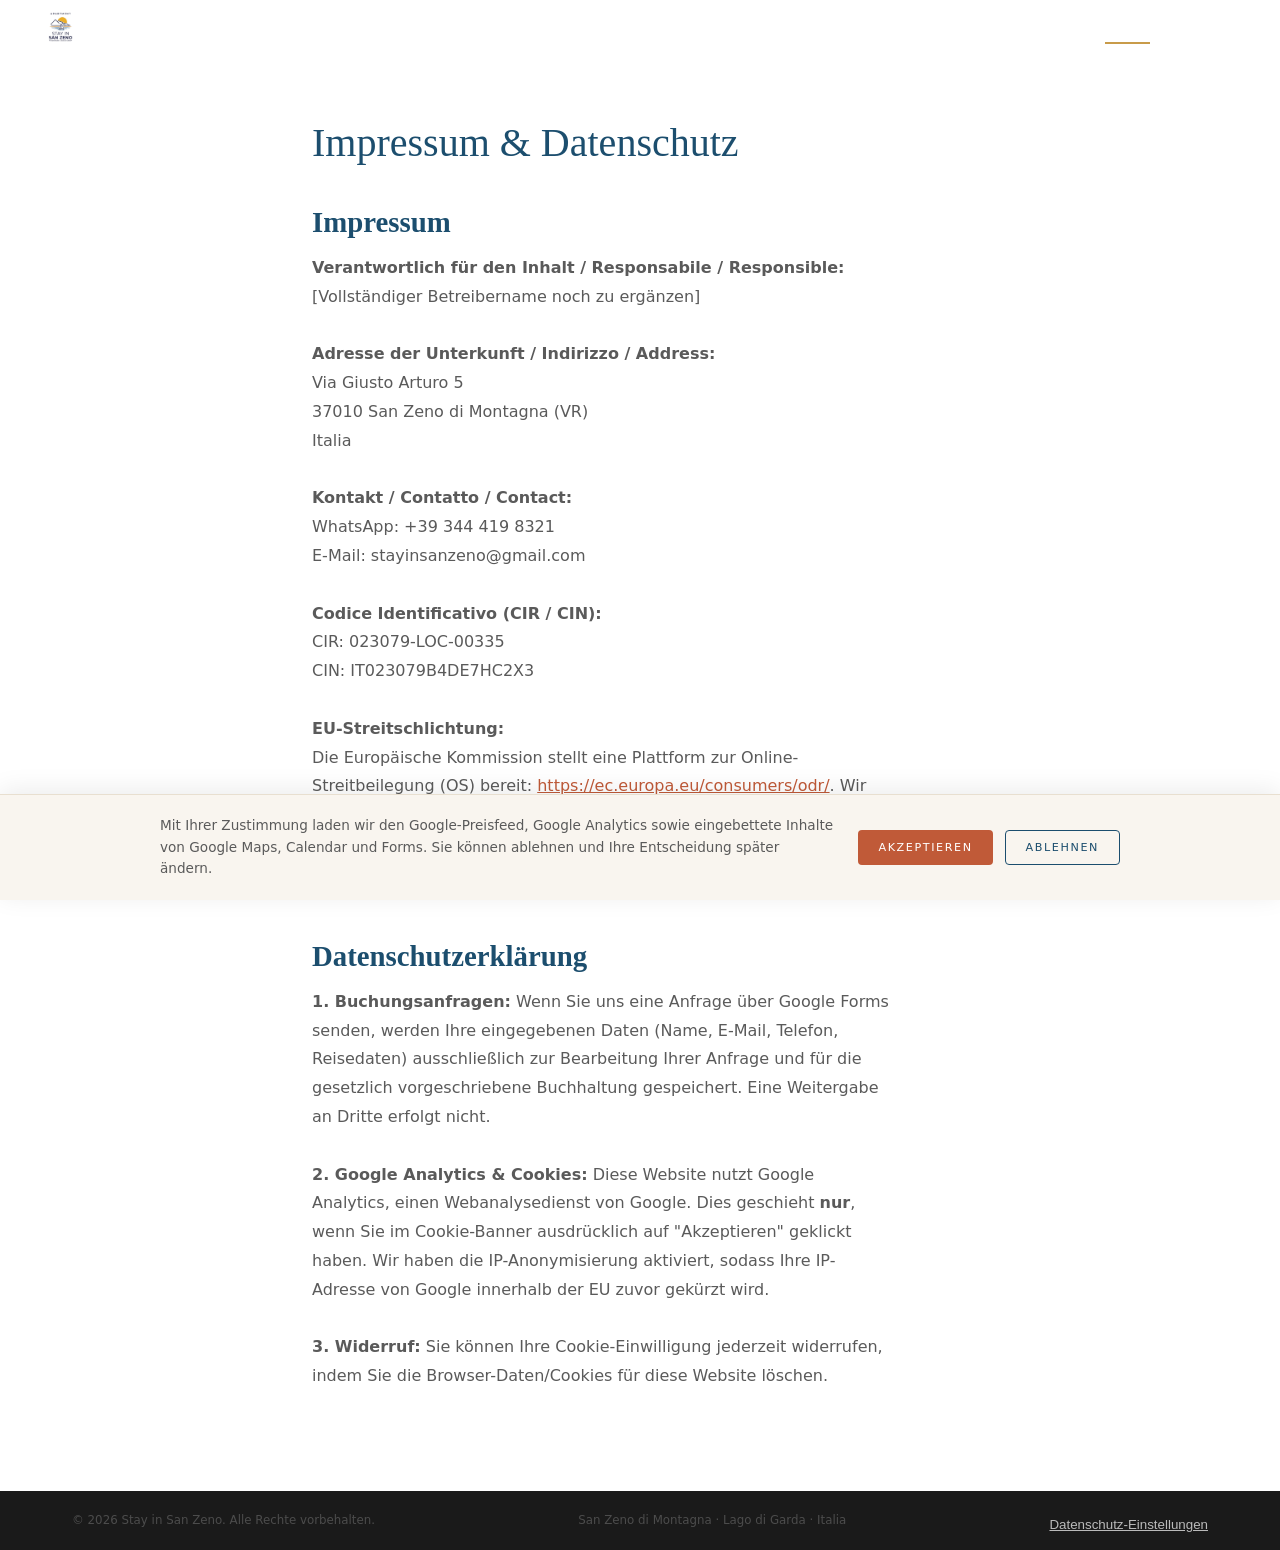
<file: impressum.html>
<!DOCTYPE html>
<html lang="de">
<head>
  <meta charset="UTF-8" />
  <meta name="viewport" content="width=device-width, initial-scale=1.0" />
  <title>Impressum & Datenschutz – Stay in San Zeno</title>
  <meta name="robots" content="noindex, follow" />
  <link rel="canonical" href="https://stayinsanzeno.com/impressum.html" />
  <link rel="icon" href="assets/images/brand/favicon-32.png" sizes="32x32" type="image/png">
  <link rel="icon" href="assets/images/brand/favicon-192.png" sizes="192x192" type="image/png">
  <link rel="apple-touch-icon" href="assets/images/brand/apple-touch-icon.png">
  <link rel="stylesheet" href="style.css" />
  <script src="site.js?v=4" defer></script>
</head>
<body>

<!-- KOPFZEILE -->
<nav id="nav">
  <a href="index.html" class="nav-logo"><img src="assets/images/brand/stay-in-san-zeno-logo.webp" width="480" height="273" alt="Stay in San Zeno"></a>
  <div class="nav-controls">
    <div class="lang-bar">
      <button class="active" onclick="setLang('de')">DE</button>
      <button onclick="setLang('it')">IT</button>
      <button onclick="setLang('en')">EN</button>
    </div>
  </div>
</nav>

<!-- INHALT -->
<section style="padding-top: 120px; max-width: 800px; margin: 0 auto; min-height: 70vh;">
  
  <h1 class="section-title" style="font-size: 2.5rem; margin-bottom: 40px;">
    <span data-lang="de" class="active">Impressum & Datenschutz</span>
    <span data-lang="it">Note Legali & Privacy</span>
    <span data-lang="en">Legal Notice & Privacy Policy</span>
  </h1>

  <!-- IMPRESSUM -->
  <h2 style="color: var(--lake); margin-bottom: 15px; font-family: var(--font-serif); font-size: 1.8rem;">
    <span data-lang="de" class="active">Impressum</span>
    <span data-lang="it">Note Legali</span>
    <span data-lang="en">Legal Notice</span>
  </h2>
  <p class="section-body" style="margin-bottom: 30px;">
    <strong>Verantwortlich für den Inhalt / Responsabile / Responsible:</strong><br>
    [Vollständiger Betreibername noch zu ergänzen]<br><br>
    
    <strong>Adresse der Unterkunft / Indirizzo / Address:</strong><br>
    Via Giusto Arturo 5<br>
    37010 San Zeno di Montagna (VR)<br>
    Italia<br><br>
    
    <strong>Kontakt / Contatto / Contact:</strong><br>
    WhatsApp: +39 344 419 8321<br>
    E-Mail: stayinsanzeno@gmail.com<br><br>

    <!-- SEHR WICHTIG FÜR ITALIEN: -->
    <strong>Codice Identificativo (CIR / CIN):</strong><br>
    CIR: 023079-LOC-00335<br>
    CIN: IT023079B4DE7HC2X3<br><br>

    <strong>EU-Streitschlichtung:</strong><br>
    Die Europäische Kommission stellt eine Plattform zur Online-Streitbeilegung (OS) bereit: <a href="https://ec.europa.eu/consumers/odr/" target="_blank" style="color: var(--terra); text-decoration: underline;">https://ec.europa.eu/consumers/odr/</a>. Wir sind nicht bereit oder verpflichtet, an Streitbeilegungsverfahren vor einer Verbraucherschlichtungsstelle teilzunehmen.
  </p>

  <hr style="border: none; border-top: 1px solid var(--warm); margin: 40px 0;">

  <!-- DATENSCHUTZ -->
  <h2 style="color: var(--lake); margin-bottom: 15px; font-family: var(--font-serif); font-size: 1.8rem;">
    <span data-lang="de" class="active">Datenschutzerklärung</span>
    <span data-lang="it">Informativa sulla Privacy</span>
    <span data-lang="en">Privacy Policy</span>
  </h2>
  <p class="section-body">
    <span data-lang="de" class="active">
      <strong>1. Buchungsanfragen:</strong> Wenn Sie uns eine Anfrage über Google Forms senden, werden Ihre eingegebenen Daten (Name, E-Mail, Telefon, Reisedaten) ausschließlich zur Bearbeitung Ihrer Anfrage und für die gesetzlich vorgeschriebene Buchhaltung gespeichert. Eine Weitergabe an Dritte erfolgt nicht.<br><br>
      <strong>2. Google Analytics & Cookies:</strong> Diese Website nutzt Google Analytics, einen Webanalysedienst von Google. Dies geschieht <strong>nur</strong>, wenn Sie im Cookie-Banner ausdrücklich auf "Akzeptieren" geklickt haben. Wir haben die IP-Anonymisierung aktiviert, sodass Ihre IP-Adresse von Google innerhalb der EU zuvor gekürzt wird.<br><br>
      <strong>3. Widerruf:</strong> Sie können Ihre Cookie-Einwilligung jederzeit widerrufen, indem Sie die Browser-Daten/Cookies für diese Website löschen.
    </span>
    <span data-lang="it">
      <strong>1. Richieste di prenotazione:</strong> Se ci inviate una richiesta tramite Google Forms, i vostri dati (nome, e-mail, telefono, date) saranno salvati esclusivamente per elaborare la richiesta e per la contabilità obbligatoria per legge. Non verranno ceduti a terzi.<br><br>
      <strong>2. Google Analytics e Cookie:</strong> Questo sito utilizza Google Analytics solo se avete esplicitamente cliccato su "Accetta" nel banner dei cookie. Abbiamo attivato l'anonimizzazione dell'IP per proteggere la vostra privacy.<br><br>
      <strong>3. Revoca:</strong> Potete revocare il consenso ai cookie in qualsiasi momento cancellando i dati di navigazione/cookie per questo sito.
    </span>
    <span data-lang="en">
      <strong>1. Booking Enquiries:</strong> If you send us an enquiry via Google Forms, your entered data (name, email, phone, travel dates) will be saved exclusively for processing your request and for legally required accounting. It will not be passed on to third parties.<br><br>
      <strong>2. Google Analytics & Cookies:</strong> This website uses Google Analytics only if you have explicitly clicked "Accept" in the cookie banner. We have activated IP anonymization to protect your privacy.<br><br>
      <strong>3. Revocation:</strong> You can revoke your cookie consent at any time by clearing your browser data/cookies for this website.
    </span>
  </p>

</section>

<!-- FOOTER -->
<div class="footer-bottom" style="background: var(--dark); border-top: none;">
  <p>© 2026 Stay in San Zeno. Alle Rechte vorbehalten.</p>
  <p>San Zeno di Montagna · Lago di Garda · Italia</p>
</div>

<!-- COOKIE BANNER -->
<div id="cookieBanner" class="cookie-banner">
  <div class="cookie-content">
    <p>
      <span data-lang="de" class="active">Wir nutzen Cookies (Google Analytics), um unsere Website zu verbessern. Stimmen Sie der Erfassung von anonymen Statistiken zu?</span>
      <span data-lang="it">Utilizziamo i cookie (Google Analytics) per migliorare il nostro sito web. Acconsenti alla raccolta di statistiche anonime?</span>
      <span data-lang="en">We use cookies (Google Analytics) to improve our website. Do you consent to the collection of anonymous statistics?</span>
    </p>
    <div class="cookie-buttons">
      <button id="acceptCookies" class="btn-primary" style="padding: 10px 20px; font-size: 0.7rem;">
        <span data-lang="de" class="active">Akzeptieren</span>
        <span data-lang="it">Accetta</span>
        <span data-lang="en">Accept</span>
      </button>
      <button id="declineCookies" class="btn-outline" style="padding: 10px 20px; font-size: 0.7rem; border-color: var(--lake); color: var(--lake);">
        <span data-lang="de" class="active">Ablehnen</span>
        <span data-lang="it">Rifiuta</span>
        <span data-lang="en">Decline</span>
      </button>
    </div>
  </div>
</div>

</body>
</html>
</file>
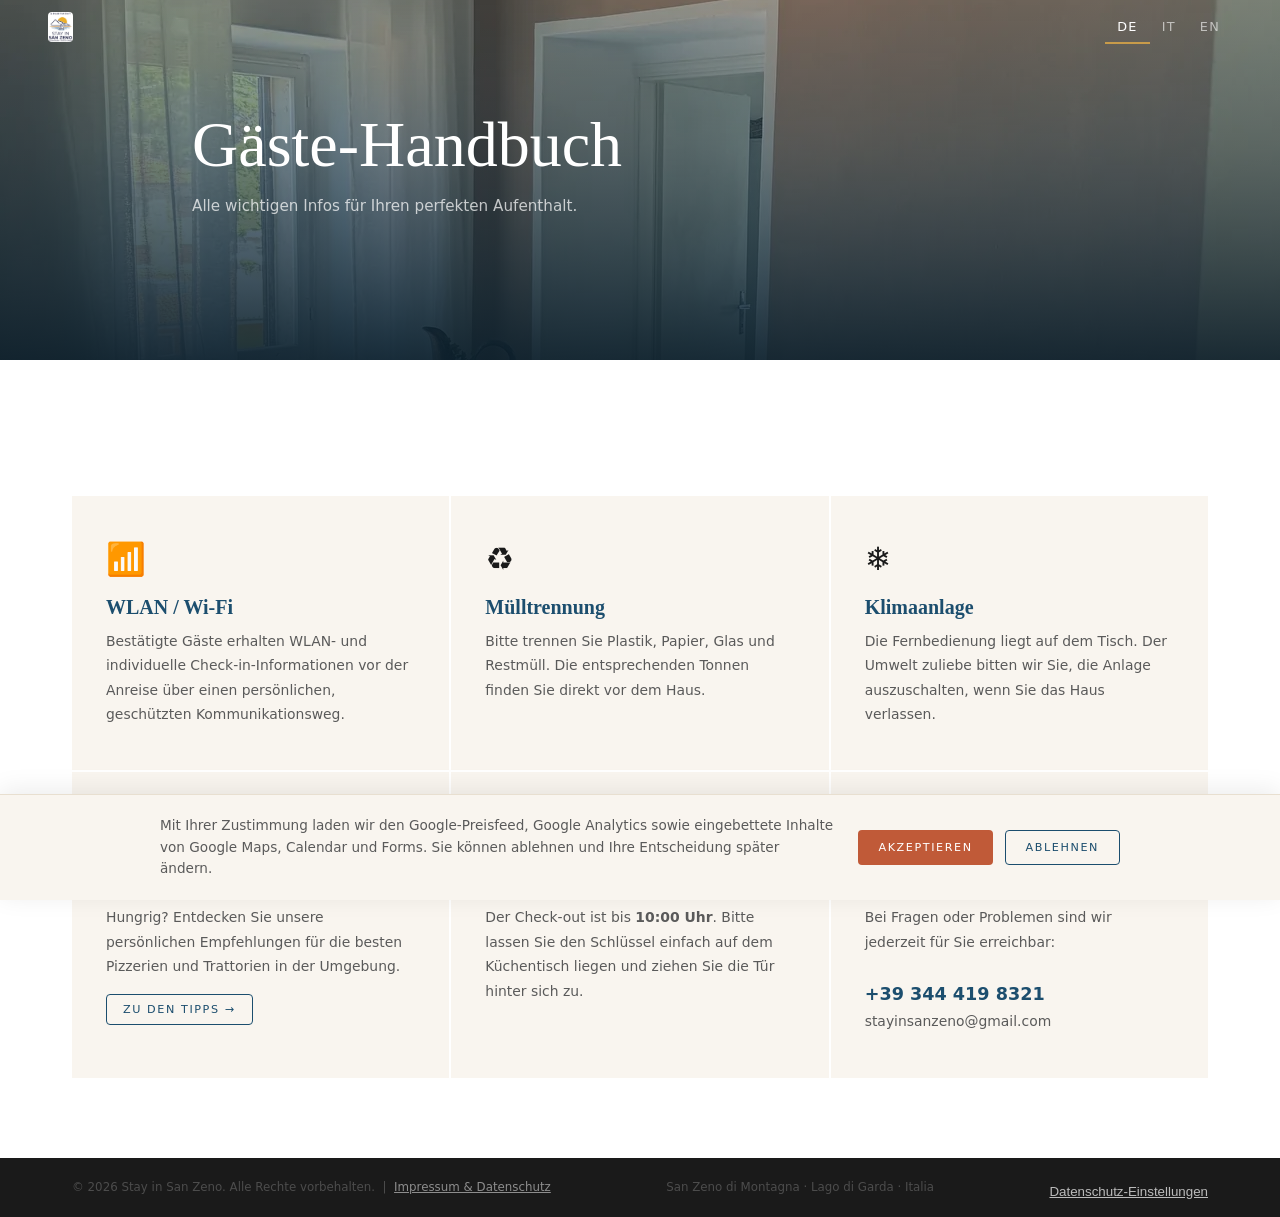
<file: info.html>
<!DOCTYPE html>
<html lang="de">
<head>
  <meta charset="UTF-8" />
  <meta name="viewport" content="width=device-width, initial-scale=1.0" />
  <title>Gäste-Handbuch – Stay in San Zeno</title>
  <meta name="robots" content="noindex, nofollow" />
  <link rel="canonical" href="https://stayinsanzeno.com/info.html" />
  
  <!-- Favicon -->
  <link rel="icon" href="assets/images/brand/favicon-32.png" sizes="32x32" type="image/png">
  <link rel="icon" href="assets/images/brand/favicon-192.png" sizes="192x192" type="image/png">
  <link rel="apple-touch-icon" href="assets/images/brand/apple-touch-icon.png">
  
  
  <!-- Wir nutzen unser bestehendes Design und Skript -->
  <link rel="stylesheet" href="style.css" />
  <script src="site.js?v=4" defer></script>
</head>
<body>

<!-- REDUZIERTE KOPFZEILE -->
<nav id="nav">
  <a href="index.html" class="nav-logo">
    <img src="assets/images/brand/stay-in-san-zeno-logo.webp" width="480" height="273" alt="Stay in San Zeno">
  </a>
  <div class="nav-controls">
    <div class="lang-bar">
      <button class="active" onclick="setLang('de')">DE</button>
      <button onclick="setLang('it')">IT</button>
      <button onclick="setLang('en')">EN</button>
    </div>
  </div>
</nav>

<!-- HERO BEREICH (Schmaler als normal) -->
<section class="page-hero" style="height: 40vh; min-height: 300px;">
  <div class="page-hero-bg"></div>
  <picture class="page-hero-photo"><img src="assets/images/gallery/wohnzimmer-01-960.webp" srcset="assets/images/gallery/wohnzimmer-01-640.webp 640w, assets/images/gallery/wohnzimmer-01-960.webp 960w, assets/images/gallery/wohnzimmer-01-1280.webp 1280w, assets/images/gallery/wohnzimmer-01-1600.webp 1600w" sizes="100vw" width="1600" height="2133" alt="Heller Wohnbereich mit Sofa" fetchpriority="high" decoding="async"></picture>
  <div class="page-hero-overlay"></div>
  <div class="page-hero-content" style="padding-bottom: 40px;">
    <h1>
      <span data-lang="de" class="active">Gäste-Handbuch</span>
      <span data-lang="it">Guida per gli ospiti</span>
      <span data-lang="en">Guest Directory</span>
    </h1>
    <p class="page-hero-sub">
      <span data-lang="de" class="active">Alle wichtigen Infos für Ihren perfekten Aufenthalt.</span>
      <span data-lang="it">Tutte le informazioni importanti per un soggiorno perfetto.</span>
      <span data-lang="en">All the important info for your perfect stay.</span>
    </p>
  </div>
</section>

<!-- INFO KACHELN -->
<section class="features" style="padding-top: 80px; padding-bottom: 80px;">
  <div class="features-grid">
    
    <!-- WLAN -->
    <div class="feature-card">
      <div class="feature-icon">📶</div>
      <h3>WLAN / Wi-Fi</h3>
      <p>
        <span data-lang="de" class="active">Bestätigte Gäste erhalten WLAN- und individuelle Check-in-Informationen vor der Anreise über einen persönlichen, geschützten Kommunikationsweg.</span>
        <span data-lang="it">Gli ospiti confermati ricevono i dati Wi-Fi e le informazioni individuali per il check-in prima dell'arrivo tramite un canale personale e protetto.</span>
        <span data-lang="en">Confirmed guests receive Wi-Fi credentials and individual check-in information before arrival through a personal, protected communication channel.</span>
      </p>
    </div>

    <!-- MÜLLTRENNUNG -->
    <div class="feature-card">
      <div class="feature-icon">♻️</div>
      <h3>
        <span data-lang="de" class="active">Mülltrennung</span>
        <span data-lang="it">Raccolta differenziata</span>
        <span data-lang="en">Waste separation</span>
      </h3>
      <p>
        <span data-lang="de" class="active">Bitte trennen Sie Plastik, Papier, Glas und Restmüll. Die entsprechenden Tonnen finden Sie direkt vor dem Haus.</span>
        <span data-lang="it">Si prega di separare plastica, carta, vetro e secco. I bidoni si trovano direttamente davanti la casa.</span>
        <span data-lang="en">Please separate plastic, paper, glass, and general waste. The trash cans are right in front of the house.</span>
      </p>
    </div>

    <!-- KLIMAANLAGE -->
    <div class="feature-card">
      <div class="feature-icon">❄️</div>
      <h3>
        <span data-lang="de" class="active">Klimaanlage</span>
        <span data-lang="it">Aria condizionata</span>
        <span data-lang="en">Air conditioning</span>
      </h3>
      <p>
        <span data-lang="de" class="active">Die Fernbedienung liegt auf dem Tisch. Der Umwelt zuliebe bitten wir Sie, die Anlage auszuschalten, wenn Sie das Haus verlassen.</span>
        <span data-lang="it">Il telecomando è sul tavolo. Per rispetto dell'ambiente, vi preghiamo di spegnere l'impianto quando uscite di casa.</span>
        <span data-lang="en">The remote is on the table. For the sake of the environment, please turn off the AC when leaving the house.</span>
      </p>
    </div>

    <!-- RESTAURANTS -->
    <div class="feature-card">
      <div class="feature-icon">🍕</div>
      <h3>
        <span data-lang="de" class="active">Restaurant-Tipps</span>
        <span data-lang="it">Consigli sui ristoranti</span>
        <span data-lang="en">Restaurant tips</span>
      </h3>
      <p>
        <span data-lang="de" class="active">Hungrig? Entdecken Sie unsere persönlichen Empfehlungen für die besten Pizzerien und Trattorien in der Umgebung.</span>
        <span data-lang="it">Affamati? Scoprite i nostri consigli personali per le migliori pizzerie e trattorie della zona.</span>
        <span data-lang="en">Hungry? Discover our personal recommendations for the best pizzerias and trattorias in the area.</span>
      </p>
      <a href="activities.html#kulinarik" class="btn-outline" style="margin-top: 15px; border-color: var(--lake); color: var(--lake); padding: 8px 16px; font-size: 0.7rem;">
        <span data-lang="de" class="active">Zu den Tipps →</span>
        <span data-lang="it">Ai consigli →</span>
        <span data-lang="en">To the tips →</span>
      </a>
    </div>
    
    <!-- CHECK-OUT -->
    <div class="feature-card">
      <div class="feature-icon">🔑</div>
      <h3>Check-out</h3>
      <p>
        <span data-lang="de" class="active">Der Check-out ist bis <strong>10:00 Uhr</strong>. Bitte lassen Sie den Schlüssel einfach auf dem Küchentisch liegen und ziehen Sie die Tür hinter sich zu.</span>
        <span data-lang="it">Il check-out è entro le <strong>10:00</strong>. Lasciate semplicemente la chiave sul tavolo della cucina e chiudete la porta dietro di voi.</span>
        <span data-lang="en">Check-out is by <strong>10:00 AM</strong>. Please just leave the key on the kitchen table and pull the door shut behind you.</span>
      </p>
    </div>

    <!-- KONTAKT -->
    <div class="feature-card">
      <div class="feature-icon">📞</div>
      <h3>
        <span data-lang="de" class="active">Kontakt</span>
        <span data-lang="it">Contatto</span>
        <span data-lang="en">Contact</span>
      </h3>
      <p>
        <span data-lang="de" class="active">Bei Fragen oder Problemen sind wir jederzeit für Sie erreichbar:</span>
        <span data-lang="it">Per domande o problemi siamo sempre a vostra disposizione:</span>
        <span data-lang="en">If you have any questions or problems, we are always available:</span><br><br>
        <strong style="font-size: 1.1rem; color: var(--lake);">+39 344 419 8321</strong><br>
        stayinsanzeno@gmail.com
      </p>
    </div>

  </div>
</section>

<!-- REDUZIERTER FOOTER -->
<div class="footer-bottom" style="border-top: none;">
  <p>© 2026 Stay in San Zeno. Alle Rechte vorbehalten. &nbsp;|&nbsp; 
    <a href="impressum.html" style="text-decoration: underline; color: rgba(255,255,255,0.5);">
      <span data-lang="de" class="active">Impressum & Datenschutz</span>
      <span data-lang="it">Note Legali & Privacy</span>
      <span data-lang="en">Legal Notice & Privacy</span>
    </a>
  </p>
  <p>San Zeno di Montagna · Lago di Garda · Italia</p>
</div>

  <!-- COOKIE BANNER -->
<div id="cookieBanner" class="cookie-banner">
  <div class="cookie-content">
    <p>
      <span data-lang="de" class="active">Wir nutzen Cookies (Google Analytics), um unsere Website zu verbessern. Stimmen Sie der Erfassung von anonymen Statistiken zu?</span>
      <span data-lang="it">Utilizziamo i cookie (Google Analytics) per migliorare il nostro sito web. Acconsenti alla raccolta di statistiche anonime?</span>
      <span data-lang="en">We use cookies (Google Analytics) to improve our website. Do you consent to the collection of anonymous statistics?</span>
    </p>
    <div class="cookie-buttons">
      <button id="acceptCookies" class="btn-primary" style="padding: 10px 20px; font-size: 0.7rem;">
        <span data-lang="de" class="active">Akzeptieren</span>
        <span data-lang="it">Accetta</span>
        <span data-lang="en">Accept</span>
      </button>
      <button id="declineCookies" class="btn-outline" style="padding: 10px 20px; font-size: 0.7rem; border-color: var(--lake); color: var(--lake);">
        <span data-lang="de" class="active">Ablehnen</span>
        <span data-lang="it">Rifiuta</span>
        <span data-lang="en">Decline</span>
      </button>
    </div>
  </div>
</div>
</body>
</html>
</file>
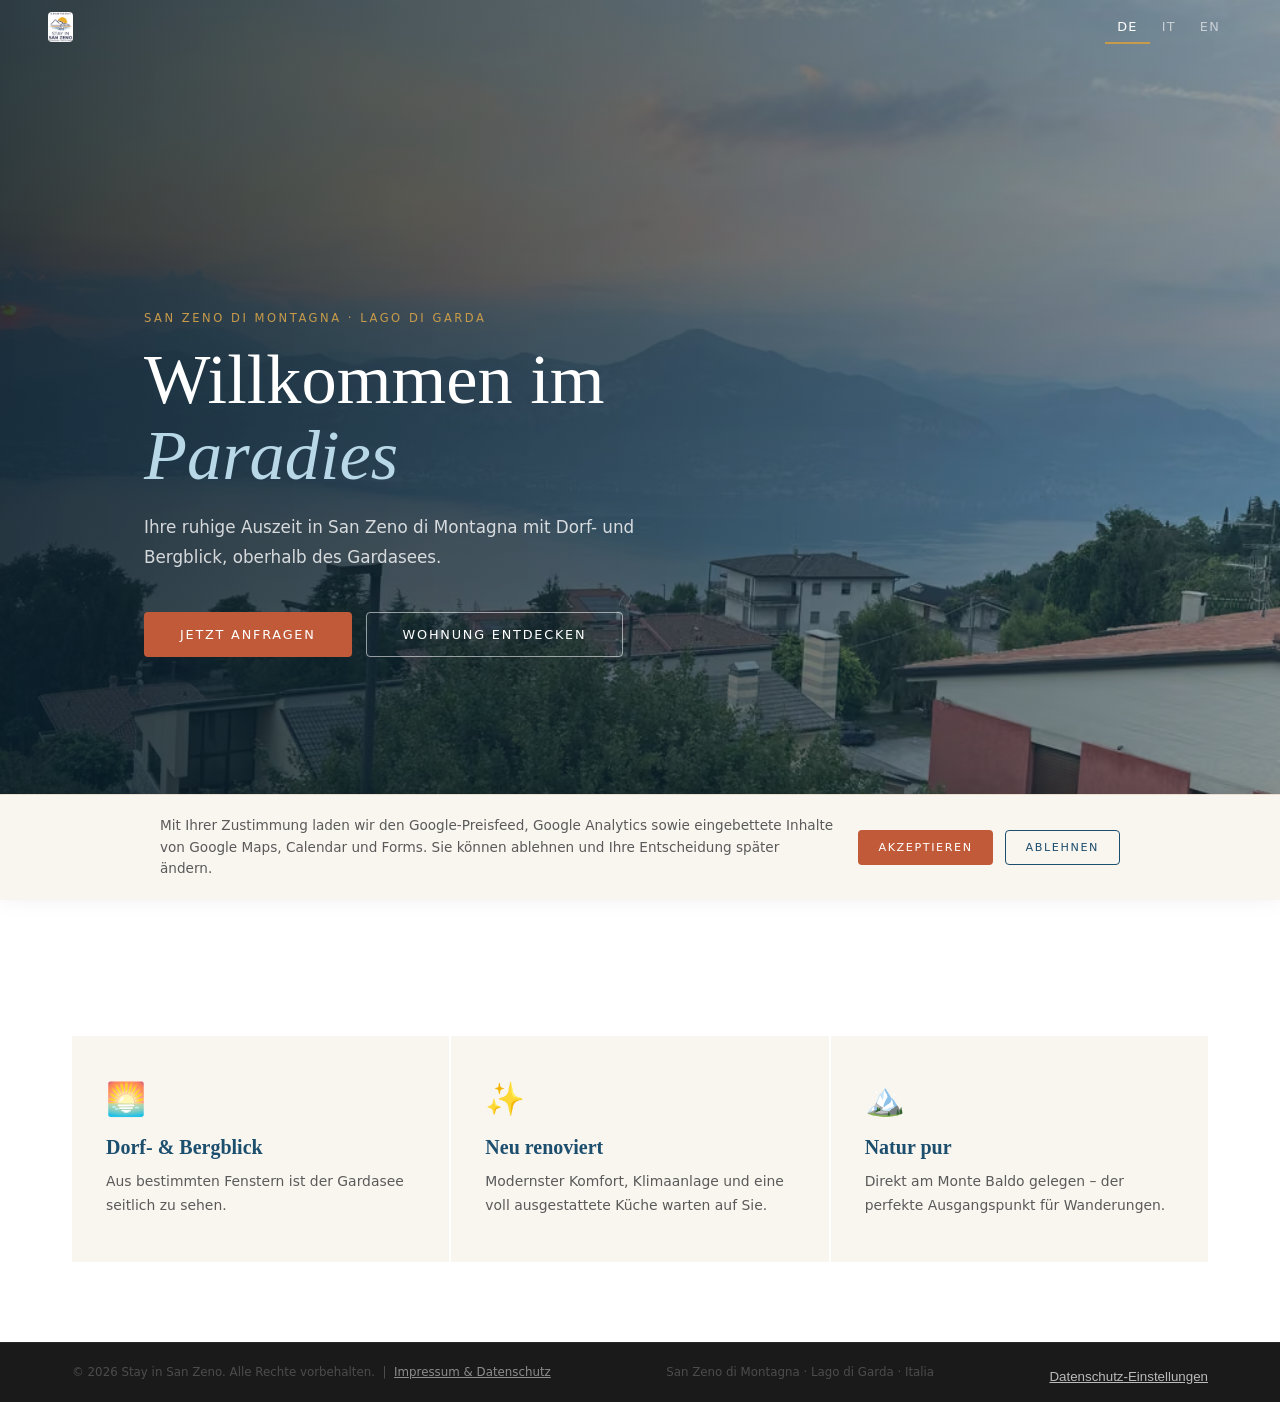
<file: welcome.html>
<!DOCTYPE html>
<html lang="de">
<head>
  <link rel="icon" href="assets/images/brand/favicon-32.png" sizes="32x32" type="image/png">
  <link rel="icon" href="assets/images/brand/favicon-192.png" sizes="192x192" type="image/png">
  <link rel="apple-touch-icon" href="assets/images/brand/apple-touch-icon.png">
  <meta charset="UTF-8" />
  <meta name="viewport" content="width=device-width, initial-scale=1.0" />
  <title>Willkommen – Stay in San Zeno</title>
  <meta name="description" content="Entdecken Sie unsere renovierte Ferienwohnung in San Zeno di Montagna mit Dorf- und Bergblick sowie seitlichem Teilseeblick aus bestimmten Fenstern." />
  <meta name="robots" content="index, follow" />
  <link rel="canonical" href="https://stayinsanzeno.com/welcome.html" />
  

<!-- Social Media & WhatsApp Vorschau (Open Graph) -->
  <meta property="og:type" content="website" />
  <meta property="og:site_name" content="Stay in San Zeno" />
  <meta property="og:title" content="Willkommen im Paradies | Stay in San Zeno" />
  <meta property="og:description" content="Renovierte Ferienwohnung in San Zeno di Montagna mit Dorf- und Bergblick sowie seitlichem Teilseeblick aus bestimmten Fenstern." />
  <meta property="og:url" content="https://stayinsanzeno.com/welcome.html" />
  <meta property="og:image" content="https://stayinsanzeno.com/assets/images/hero/social-preview.jpg" />
  <meta property="og:locale" content="de_DE" />
  
  <!-- Fallback für iMessage & Co. -->
  <meta name="twitter:card" content="summary_large_image" />
  <meta name="twitter:title" content="Willkommen im Paradies | Stay in San Zeno" />
  <meta name="twitter:description" content="Renovierte Ferienwohnung mit Dorf- und Bergblick sowie seitlichem Teilseeblick aus bestimmten Fenstern." />
  <meta name="twitter:image" content="https://stayinsanzeno.com/assets/images/hero/social-preview.jpg" />
  
  <!-- Wir nutzen exakt dasselbe Design und Skript! -->
  <link rel="stylesheet" href="style.css" />
  <script src="site.js?v=4" defer></script>

</head>
<body>

<!-- REDUZIERTE KOPFZEILE (Nur Logo & Sprache, kein Menü) -->
<nav id="nav">
  <a href="index.html" class="nav-logo">
    <img src="assets/images/brand/stay-in-san-zeno-logo.webp" width="480" height="273" alt="Stay in San Zeno">
  </a>
  <div class="nav-controls">
    <div class="lang-bar">
      <button class="active" onclick="setLang('de')">DE</button>
      <button onclick="setLang('it')">IT</button>
      <button onclick="setLang('en')">EN</button>
    </div>
  </div>
</nav>
 
<!-- HERO BEREICH (Der emotionale Einstieg) -->
<section class="hero">
  <div class="hero-bg"></div>
  <picture class="hero-photo">
    <source media="(max-width: 640px)" type="image/avif" srcset="assets/images/hero/hero-teilseeblick-sonnenuntergang-mobile-640.avif 640w, assets/images/hero/hero-teilseeblick-sonnenuntergang-mobile-960.avif 960w, assets/images/hero/hero-teilseeblick-sonnenuntergang-mobile-1280.avif 1280w" sizes="100vw">
    <source media="(max-width: 640px)" type="image/webp" srcset="assets/images/hero/hero-teilseeblick-sonnenuntergang-mobile-640.webp 640w, assets/images/hero/hero-teilseeblick-sonnenuntergang-mobile-960.webp 960w, assets/images/hero/hero-teilseeblick-sonnenuntergang-mobile-1280.webp 1280w" sizes="100vw">
    <source type="image/avif" srcset="assets/images/hero/hero-teilseeblick-sonnenuntergang-768.avif 768w, assets/images/hero/hero-teilseeblick-sonnenuntergang-1280.avif 1280w, assets/images/hero/hero-teilseeblick-sonnenuntergang-1600.avif 1600w, assets/images/hero/hero-teilseeblick-sonnenuntergang-2000.avif 2000w, assets/images/hero/hero-teilseeblick-sonnenuntergang-2400.avif 2400w" sizes="100vw">
    <img src="assets/images/hero/hero-teilseeblick-sonnenuntergang-1280.webp" srcset="assets/images/hero/hero-teilseeblick-sonnenuntergang-768.webp 768w, assets/images/hero/hero-teilseeblick-sonnenuntergang-1280.webp 1280w, assets/images/hero/hero-teilseeblick-sonnenuntergang-1600.webp 1600w, assets/images/hero/hero-teilseeblick-sonnenuntergang-2000.webp 2000w, assets/images/hero/hero-teilseeblick-sonnenuntergang-2400.webp 2400w" sizes="100vw" width="2400" height="1350" alt="Seitlicher Teilseeblick bei Sonnenuntergang mit den Dächern der Nachbarschaft" fetchpriority="high" decoding="async">
  </picture>
  <div class="hero-overlay"></div>
  
  <div class="hero-content">
    <p class="hero-eyebrow">San Zeno di Montagna · Lago di Garda</p>
    <h1>
      <span data-lang="de" class="active">Willkommen im<br><em>Paradies</em></span>
      <span data-lang="it">Benvenuti in<br><em>Paradiso</em></span>
      <span data-lang="en">Welcome to<br><em>Paradise</em></span>
    </h1>
    <p class="hero-sub">
      <span data-lang="de" class="active">Ihre ruhige Auszeit in San Zeno di Montagna mit Dorf- und Bergblick, oberhalb des Gardasees.</span>
      <span data-lang="it">La vostra pausa tranquilla a San Zeno di Montagna, con vista sul borgo e sulle montagne, sopra il Lago di Garda.</span>
      <span data-lang="en">Your peaceful stay in San Zeno di Montagna, with village and mountain views above Lake Garda.</span>
    </p>
    
    <!-- DIE ZWEI WICHTIGSTEN BUTTONS -->
    <div class="hero-actions" style="margin-top: 40px;">
      <a href="index.html#buchen" class="btn-primary">
        <span data-lang="de" class="active">Jetzt anfragen</span>
        <span data-lang="it">Richiedi ora</span>
        <span data-lang="en">Enquire now</span>
      </a>
      <a href="index.html" class="btn-outline">
        <span data-lang="de" class="active">Wohnung entdecken</span>
        <span data-lang="it">Scopri l'appartamento</span>
        <span data-lang="en">Discover the apartment</span>
      </a>
    </div>
  </div>
</section>

<!-- 3 SCHNELLE HIGHLIGHTS -->
<section class="features" style="padding-top: 80px; padding-bottom: 80px;">
  <div class="features-grid">
    <div class="feature-card">
      <div class="feature-icon">🌅</div>
      <h3>
        <span data-lang="de" class="active">Dorf- &amp; Bergblick</span>
        <span data-lang="it">Vista borgo e montagne</span>
        <span data-lang="en">Village &amp; mountain views</span>
      </h3>
      <p>
        <span data-lang="de" class="active">Aus bestimmten Fenstern ist der Gardasee seitlich zu sehen.</span>
        <span data-lang="it">Da alcune finestre si intravede lateralmente il Lago di Garda.</span>
        <span data-lang="en">A partial side view of Lake Garda is visible from certain windows.</span>
      </p>
    </div>
    <div class="feature-card">
      <div class="feature-icon">✨</div>
      <h3>
        <span data-lang="de" class="active">Neu renoviert</span>
        <span data-lang="it">Appena ristrutturato</span>
        <span data-lang="en">Newly renovated</span>
      </h3>
      <p>
        <span data-lang="de" class="active">Modernster Komfort, Klimaanlage und eine voll ausgestattete Küche warten auf Sie.</span>
        <span data-lang="it">Comfort all'avanguardia, aria condizionata e cucina completamente attrezzata.</span>
        <span data-lang="en">State-of-the-art comfort, air conditioning, and a fully equipped kitchen await you.</span>
      </p>
    </div>
    <div class="feature-card">
      <div class="feature-icon">🏔️</div>
      <h3>
        <span data-lang="de" class="active">Natur pur</span>
        <span data-lang="it">Natura incontaminata</span>
        <span data-lang="en">Pure nature</span>
      </h3>
      <p>
        <span data-lang="de" class="active">Direkt am Monte Baldo gelegen – der perfekte Ausgangspunkt für Wanderungen.</span>
        <span data-lang="it">Situato direttamente sul Monte Baldo – perfetto per escursioni e relax.</span>
        <span data-lang="en">Located right on Monte Baldo – the perfect starting point for hiking.</span>
      </p>
    </div>
  </div>
</section>

<!-- REDUZIERTER FOOTER -->
<div class="footer-bottom">
  <p>© 2026 Stay in San Zeno. Alle Rechte vorbehalten. &nbsp;|&nbsp; 
    <a href="impressum.html" style="text-decoration: underline; color: rgba(255,255,255,0.5);">
      <span data-lang="de" class="active">Impressum & Datenschutz</span>
      <span data-lang="it">Note Legali & Privacy</span>
      <span data-lang="en">Legal Notice & Privacy</span>
    </a>
  </p>
  <p>San Zeno di Montagna · Lago di Garda · Italia</p>
</div>

  <!-- COOKIE BANNER -->
<div id="cookieBanner" class="cookie-banner">
  <div class="cookie-content">
    <p>
      <span data-lang="de" class="active">Wir nutzen Cookies (Google Analytics), um unsere Website zu verbessern. Stimmen Sie der Erfassung von anonymen Statistiken zu?</span>
      <span data-lang="it">Utilizziamo i cookie (Google Analytics) per migliorare il nostro sito web. Acconsenti alla raccolta di statistiche anonime?</span>
      <span data-lang="en">We use cookies (Google Analytics) to improve our website. Do you consent to the collection of anonymous statistics?</span>
    </p>
    <div class="cookie-buttons">
      <button id="acceptCookies" class="btn-primary" style="padding: 10px 20px; font-size: 0.7rem;">
        <span data-lang="de" class="active">Akzeptieren</span>
        <span data-lang="it">Accetta</span>
        <span data-lang="en">Accept</span>
      </button>
      <button id="declineCookies" class="btn-outline" style="padding: 10px 20px; font-size: 0.7rem; border-color: var(--lake); color: var(--lake);">
        <span data-lang="de" class="active">Ablehnen</span>
        <span data-lang="it">Rifiuta</span>
        <span data-lang="en">Decline</span>
      </button>
    </div>
  </div>
</div>
</body>
</html>
</file>
<file: style.css>
:root {
  --lake:#1C4E6E; --lake-mid:#2E7096; --lake-light:#B8D8E8;
  --cream:#F9F5EF; --warm:#E8DFD0; --terra:#C05A38; --gold:#C89B4A;
  --dark:#1A1A1A; --mid:#5A5A5A; --light:#9A9A9A; --white:#FFFFFF;
  --font-serif:Georgia,'Times New Roman',serif;
  --font-sans:system-ui,-apple-system,'Segoe UI',sans-serif;

  /* NEU: Nav-Höhen zentral definiert */
  --nav-height: 54px;
  --subnav-height: 44px; /* Höhe der Kategorie-Leiste */
  --total-nav: calc(var(--nav-height) + var(--subnav-height));
}

html, body { margin: 0 !important; padding: 0 !important; }
*,*::before,*::after{margin:0;padding:0;box-sizing:border-box;}
html{scroll-behavior:smooth;}
body{font-family:var(--font-sans);color:var(--dark);background:var(--white);overflow-x:hidden;}
img{display:block;width:100%;}
a{text-decoration:none;color:inherit;}
.skip-link{position:fixed;left:12px;top:-80px;z-index:3000;background:var(--white);color:var(--lake);padding:12px 16px;border-radius:4px;}
.skip-link:focus{top:12px;}
.nav-toggle{display:none;background:transparent;border:1px solid rgba(255,255,255,.7);color:#fff;border-radius:4px;padding:6px 10px;font-size:1.2rem;}
.privacy-settings{border:0;background:transparent;color:rgba(255,255,255,.7);text-decoration:underline;cursor:pointer;margin-top:8px;}
.embed-placeholder{min-height:180px;display:grid;place-content:center;text-align:center;padding:24px;background:var(--cream);color:var(--mid);}
.embed-placeholder button{justify-self:center;margin-top:12px;border:0;background:var(--lake);color:#fff;padding:10px 16px;border-radius:4px;cursor:pointer;}
.embed-placeholder.loaded{display:none;}
@media (max-width:959px){#nav{padding:0 16px;background:rgba(28,78,110,.98)}.nav-toggle{display:block}#nav .nav-links{display:none;position:absolute;top:var(--nav-height);left:0;right:0;flex-direction:column;align-items:stretch;background:var(--lake);padding:12px 20px 20px;box-shadow:0 8px 16px rgba(0,0,0,.2)}#nav.menu-open .nav-links{display:flex}#nav .nav-links a{display:block;padding:12px 4px}}

/* =========================================
   BARRIEREFREIHEIT (ACCESSIBILITY)
   ========================================= */
button:focus-visible,
a:focus-visible {
  outline: 2px solid var(--gold);
  outline-offset: 3px;
}

@media (prefers-reduced-motion: reduce) {
  html { scroll-behavior: auto; }
  .hero-bg,
  .scroll-hint,
  .gallery-item-inner {
    animation: none !important;
    transition: none !important;
  }
}
/* STICKY BUTTON */
.cta-sticky {
  position: fixed; bottom: 24px; right: 24px; z-index: 999;
  background: var(--terra); color: var(--white);
  padding: 14px 24px; border-radius: 30px;
  font-family: var(--font-sans); font-size: 0.8rem; font-weight: 500;
  letter-spacing: 0.1em; text-transform: uppercase;
  box-shadow: 0 4px 20px rgba(192,90,56,0.45);
  transition: transform 0.2s, background 0.3s, opacity 0.3s;
  display: flex; align-items: center; gap: 8px;
  opacity: 0; pointer-events: none;
}
.cta-sticky:hover {
  background: #a04a2a; transform: translateY(-2px);
}

/* =========================================
   KOPFZEILE (HEADER & SPRACHAUSWAHL)
   ========================================= */
#nav {
  position: fixed; top: 0; left: 0; right: 0; z-index: 200;
  height: var(--nav-height); /* HIER DIE VARIABLE */
  display: flex; align-items: center; justify-content: space-between;
  padding: 0 48px;
  background: transparent; /* Startet komplett durchsichtig! */
  transition: background 0.4s, box-shadow 0.4s;
}
#nav.scrolled {
  background: rgba(28,78,110,0.98); /* Wird beim Scrollen zum edlen Dunkelblau */
  box-shadow: 0 2px 15px rgba(0,0,0,0.15);
}

/* Logo anpassen */
.nav-logo img {
  height: 30px; 
  width: auto;
  border-radius: 4px;
  display: block;
}

/* Container für Sprache */
.nav-controls {
  display: flex; align-items: center; gap: 24px;
}

/* Sprachauswahl */
.lang-bar { display: flex; }
.lang-bar button {
  padding: 8px 12px; background: none; border: none; cursor: pointer;
  font-family: var(--font-sans); font-size: 0.8rem; font-weight: 500;
  letter-spacing: 0.1em; text-transform: uppercase;
  color: rgba(255,255,255,0.6); transition: color 0.3s;
  border-bottom: 2px solid transparent;
}
.lang-bar button.active, .lang-bar button:hover { color: var(--white); }
.lang-bar button.active { border-bottom: 2px solid var(--gold); }

/* Desktop Links */
.nav-links { display: flex; gap: 32px; list-style: none; align-items: center; }
.nav-links a { font-size: 0.74rem; font-weight: 400; letter-spacing: 0.12em; text-transform: uppercase; color: rgba(255,255,255,0.85); transition: color 0.3s; padding-bottom: 3px; border-bottom: 1px solid transparent; }
.nav-links a:hover, .nav-links a.current { color: var(--white); border-color: rgba(255,255,255,0.6); }

/* HERO */
.hero{position:relative;height:100vh;min-height:680px;display:flex;align-items:center;overflow:hidden;}
.hero-bg{position:absolute;inset:0;background:linear-gradient(165deg,#0d2f45 0%,#1C4E6E 35%,#2E7096 60%,#7ab0c8 100%);transform:scale(1.04);animation:heroZoom 12s ease-out forwards;}
@keyframes heroZoom{from{transform:scale(1.04);}to{transform:scale(1);}}
.hero-photo{position:absolute;inset:0;display:block;opacity:0.82;overflow:hidden;}
.hero-photo img{width:100%;height:100%;object-fit:cover;object-position:center;}
.hero-overlay{position:absolute;inset:0;background:linear-gradient(to right,rgba(10,28,40,0.80) 0%,rgba(10,28,40,0.50) 50%,rgba(10,28,40,0.15) 100%);}
.hero-content{position:relative;z-index:10;padding:140px 72px 72px;max-width:720px;animation:heroFadeUp 1.1s ease-out both;}
@keyframes heroFadeUp{from{opacity:0;transform:translateY(24px);}to{opacity:1;transform:translateY(0);}}
.hero-eyebrow{font-size:0.72rem;font-weight:500;letter-spacing:0.22em;text-transform:uppercase;color:var(--gold);margin-bottom:16px;}
.hero h1{font-family:var(--font-serif);font-size:clamp(2.4rem,5.5vw,5rem);font-weight:300;line-height:1.08;color:var(--white);margin-bottom:20px;}
.hero h1 em{font-style:italic;color:var(--lake-light);}
.hero-sub{font-size:1.05rem;font-weight:300;color:rgba(255,255,255,0.80);line-height:1.75;margin-bottom:36px;max-width:520px;}
.hero-actions{display:flex;gap:14px;flex-wrap:wrap;}
.hero-trust{display:flex;flex-wrap:wrap;gap:16px;margin-top:32px;}
.hero-trust-item{display:flex;align-items:center;gap:7px;font-size:0.78rem;color:rgba(255,255,255,0.70);font-weight:300;letter-spacing:0.02em;}
.hero-trust-item .t-icon{color:var(--gold);font-size:0.9rem;}
.btn-primary{padding:15px 36px;background:var(--terra);color:var(--white);font-family:var(--font-sans);font-size:0.8rem;font-weight:500;letter-spacing:0.14em;text-transform:uppercase;border-radius:4px;border:none;cursor:pointer;transition:background 0.3s,transform 0.2s;display:inline-block;}
.btn-primary:hover{background:#a04a2a;transform:translateY(-2px);}
.btn-outline{padding:14px 36px;background:transparent;color:var(--white);font-family:var(--font-sans);font-size:0.8rem;font-weight:400;letter-spacing:0.14em;text-transform:uppercase;border:1px solid rgba(255,255,255,0.55);border-radius:4px;cursor:pointer;transition:border-color 0.3s,background 0.3s;display:inline-block;}
.btn-outline:hover{border-color:white;background:rgba(255,255,255,0.1);}
.scroll-hint{position:absolute;bottom:32px;right:72px;z-index:10;display:flex;align-items:center;gap:12px;color:rgba(255,255,255,0.45);font-size:0.68rem;letter-spacing:0.15em;text-transform:uppercase;animation:bounce 2s infinite;}
.scroll-hint::before{content:'';width:1px;height:48px;background:rgba(255,255,255,0.3);}
@keyframes bounce{0%,100%{transform:translateY(0);}50%{transform:translateY(8px);}}

/* SECTIONS COMMON */
section { padding: 100px 72px; scroll-margin-top: var(--total-nav); }
.section-label{font-size:0.7rem;font-weight:500;letter-spacing:0.22em;text-transform:uppercase;color:var(--terra);margin-bottom:14px;}
.section-title{font-family:var(--font-serif);font-size:clamp(1.9rem,4vw,3.1rem);font-weight:300;line-height:1.15;color:var(--lake);margin-bottom:22px;}
.section-title em{font-style:italic;}
.section-body{font-size:1rem;font-weight:300;line-height:1.8;color:var(--mid);max-width:580px;}

/* STRIP */
.strip{background:var(--lake);padding:28px 72px;display:flex;gap:44px;flex-wrap:wrap;align-items:center;justify-content:center;}
.strip-item{display:flex;align-items:center;gap:12px;color:var(--white);}
.strip-icon{font-size:1.4rem;opacity:0.75;}
.strip-text{font-size:0.84rem;font-weight:300;}
.strip-text strong{font-weight:500;display:block;}

/* ABOUT */
.about{background:var(--cream);display:grid;grid-template-columns:1fr 1fr;gap:80px;align-items:center;}
.about-img{position:relative;height:520px;border-radius:4px;overflow:hidden;}
.about-img-inner{display:block;width:100%;height:100%;overflow:hidden;}
.about-img-inner img{width:100%;height:100%;object-fit:cover;object-position:center;}
.about-img-badge{position:absolute;bottom:-20px;right:-20px;width:130px;height:130px;background:var(--terra);border-radius:50%;display:flex;flex-direction:column;align-items:center;justify-content:center;color:white;text-align:center;box-shadow:0 8px 30px rgba(192,90,56,0.4);}
.badge-num{font-family:var(--font-serif);font-size:2.4rem;font-weight:300;line-height:1;}
.badge-text{font-size:0.65rem;letter-spacing:0.1em;text-transform:uppercase;opacity:0.85;}

/* FEATURES */
.features{background:var(--white);}
.features-grid{display:grid;grid-template-columns:repeat(3,1fr);gap:2px;margin-top:56px;}
.feature-card{padding:44px 34px;background:var(--cream);transition:background 0.3s,transform 0.3s;cursor:default;}
.feature-card:hover{background:var(--lake);transform:translateY(-4px);}
.feature-icon{font-size:2rem;margin-bottom:18px;}
.feature-card h3{font-family:var(--font-serif);font-size:1.25rem;font-weight:600;color:var(--lake);margin-bottom:10px;transition:color 0.3s;}
.feature-card:hover h3{color:var(--white);}
.feature-card p{font-size:0.87rem;font-weight:300;line-height:1.75;color:var(--mid);transition:color 0.3s;}
.feature-card:hover p{color:rgba(255,255,255,0.8);}

/* GALLERY */
.gallery{padding:80px 0;background:var(--dark);}
.gallery-header{padding:0 72px 48px;}
.gallery-header .section-label{color:var(--gold);}
.gallery-header .section-title{color:var(--white);}
.gallery-grid {display:grid;grid-template-columns:repeat(3,1fr);grid-auto-rows:260px;gap:4px;}
.gallery-item{appearance:none;border:0;padding:0;background:#2a3a45;overflow:hidden;position:relative;color:inherit;font:inherit;text-align:left;}
.gallery-item.tall{grid-row:span 2;}
.gallery-item picture{display:block;width:100%;height:100%;transition:transform 0.6s ease;}
.gallery-item img{width:100%;height:100%;object-fit:cover;object-position:center;}
.gallery-item:hover picture{transform:scale(1.04);}
.gallery-label{position:absolute;inset:0;background:linear-gradient(to top,rgba(0,0,0,0.55) 0%,transparent 60%);display:flex;align-items:flex-end;padding:20px;}
.gallery-label span{font-size:0.7rem;letter-spacing:0.14em;text-transform:uppercase;color:rgba(255,255,255,0.8);font-weight:300;}

/* PRICES */
.prices{background:var(--cream);}
.price-table-outer{max-width:680px;margin-top:48px;overflow-x:auto;}
.price-table{width:100%;min-width:460px;border-collapse:collapse;font-size:0.88rem;background:var(--white);border-radius:8px;overflow:hidden;box-shadow:0 6px 32px rgba(0,0,0,0.07);}
.price-table thead tr{background:var(--lake);color:var(--white);}
.price-table th{padding:13px 18px;text-align:left;font-weight:400;font-size:0.7rem;letter-spacing:0.12em;text-transform:uppercase;white-space:nowrap;}
.price-table tbody tr{border-bottom:1px solid var(--warm);transition:background 0.2s;}
.price-table tbody tr:last-child{border-bottom:none;}
.price-table tbody tr:hover{background:#f0eae0;}
.price-table tbody tr.base-row{background:var(--lake-light);}
.price-table td{padding:13px 18px;color:var(--mid);vertical-align:middle;}
.price-table td:first-child{color:var(--dark);font-weight:400;}
.price-tag{color:var(--terra) !important;font-weight:600 !important;white-space:nowrap;}
.season-badge{display:inline-block;padding:4px 11px;border-radius:20px;font-size:0.74rem;letter-spacing:0.03em;font-weight:500;white-space:nowrap;}
.badge-summer{background:#fff0e0;color:#c05a38;}
.badge-winter{background:#e0eaf5;color:#1c4e6e;}
.price-sync-note{display:flex;align-items:center;margin-top:16px;font-size:0.71rem;color:var(--light);}
.sync-dot{display:inline-block;width:8px;height:8px;border-radius:50%;margin-right:6px;}
.sync-dot.loading{background:#ffcc00;animation:pulse 1.5s infinite;}
.sync-dot.synced{background:#28a745;}
@keyframes pulse{0%{opacity:1;}50%{opacity:0.4;}100%{opacity:1;}}

/* ACTIVITIES TEASER */
.activities-teaser{background:var(--lake);padding:80px 72px;text-align:center;}
.activities-teaser .section-label{color:var(--gold);}
.activities-teaser .section-title{color:var(--white);margin:0 auto 14px;}
.activities-teaser .activities-intro{color:rgba(255,255,255,0.72);font-size:1rem;font-weight:300;max-width:560px;margin:0 auto 40px;line-height:1.8;}
.activities-grid{display:grid;grid-template-columns:repeat(4,1fr);gap:12px;max-width:880px;margin:0 auto 40px;}
.activity-pill{padding:14px 16px;background:rgba(255,255,255,0.1);border:1px solid rgba(255,255,255,0.18);border-radius:8px;color:var(--white);font-size:0.82rem;font-weight:300;transition:background 0.3s,transform 0.2s;display:flex;align-items:center;gap:9px;text-decoration:none;}
.activity-pill:hover{background:rgba(255,255,255,0.22);transform:translateY(-2px);}
.pill-icon{font-size:1.2rem;}

/* CALENDAR */
.calendar-section{background:var(--white);}
.calendar-layout{display:grid;grid-template-columns:1fr 2fr;gap:56px;align-items:start;margin-top:48px;}
.calendar-info h3{font-family:var(--font-serif);font-size:1.3rem;font-weight:400;color:var(--lake);margin-bottom:14px;}
.calendar-info p{font-size:0.87rem;font-weight:300;line-height:1.8;color:var(--mid);margin-bottom:16px;}
.legend{display:flex;flex-direction:column;gap:10px;margin-top:20px;}
.legend-item{display:flex;align-items:center;gap:11px;font-size:0.82rem;color:var(--mid);}
.legend-dot{width:14px;height:14px;border-radius:3px;flex-shrink:0;}
.dot-booked{background:#9a9cff;}
.dot-free{background:#d4edda;border:1px solid #aad4b5;}
.calendar-embed-wrap{border-radius:8px;overflow:hidden;box-shadow:0 8px 36px rgba(0,0,0,0.09);}
.calendar-embed-wrap iframe{display:block;border:none;width:100%;}

/* WETTER-WIDGET */
.weather-widget{background:var(--cream);padding:80px 72px;}
.weather-inner{display:grid;grid-template-columns:1fr 1fr;gap:60px;align-items:center;max-width:960px;}
.weather-card{background:var(--white);border-radius:12px;overflow:hidden;box-shadow:0 8px 40px rgba(28,78,110,0.12);}
.weather-current{background:linear-gradient(135deg,var(--lake) 0%,var(--lake-mid) 100%);padding:32px 28px;color:white;text-align:center;}
.w-main{display:flex;align-items:center;justify-content:center;gap:16px;margin-bottom:8px;}
.w-icon{font-size:3.5rem;line-height:1;}
.w-temp{font-family:var(--font-serif);font-size:4rem;font-weight:300;line-height:1;}
.w-desc{font-size:0.95rem;font-weight:300;letter-spacing:0.06em;opacity:0.85;margin-bottom:20px;text-transform:capitalize;}
.w-details{display:flex;justify-content:center;gap:20px;font-size:0.8rem;font-weight:300;opacity:0.72;}
.w-detail{display:flex;align-items:center;gap:5px;}
.weather-forecast{display:grid;grid-template-columns:repeat(3,1fr);}
.w-day{padding:18px 10px;text-align:center;border-right:1px solid var(--warm);}
.w-day:last-child{border-right:none;}
.w-day-name{font-size:0.68rem;letter-spacing:0.1em;text-transform:uppercase;color:var(--light);margin-bottom:8px;font-weight:500;}
.w-day-icon{font-size:1.6rem;margin-bottom:6px;}
.w-day-temps{font-size:0.82rem;}
.w-day-max{font-weight:500;color:var(--dark);}
.w-day-min{color:var(--light);margin-left:4px;}
.w-loading{padding:48px;text-align:center;color:var(--light);font-size:0.88rem;}
.w-error{padding:32px;text-align:center;color:var(--terra);font-size:0.85rem;font-weight:300;}

/* LOCATION */
.location{background:var(--white);display:grid;grid-template-columns:1fr 1fr;gap:80px;align-items:center;}
.location-map{height:420px;border-radius:8px;overflow:hidden;box-shadow:0 4px 20px rgba(0,0,0,0.08);}
.location-map iframe{width:100%;height:100%;border:none;}
.location-tags{display:flex;flex-wrap:wrap;gap:10px;margin-top:26px;}
.tag{padding:8px 16px;background:var(--cream);border:1px solid var(--warm);border-radius:30px;font-size:0.78rem;font-weight:400;color:var(--lake);}

/* BOOKING */
.booking{background:var(--lake);text-align:center;padding:100px 72px;}
.booking .section-label{color:var(--gold);}
.booking .section-title{color:var(--white);margin:0 auto 14px;}
.booking .booking-intro{color:rgba(255,255,255,0.72);max-width:540px;margin:0 auto 40px;font-size:1rem;font-weight:300;line-height:1.8;}
.booking-tabs{display:flex;justify-content:center;margin-bottom:32px;}
.booking-tab{padding:12px 34px;background:rgba(255,255,255,0.12);border:none;cursor:pointer;font-family:var(--font-sans);font-size:0.77rem;font-weight:500;letter-spacing:0.12em;text-transform:uppercase;color:rgba(255,255,255,0.6);transition:background 0.3s,color 0.3s;}
.booking-tab:first-child{border-radius:4px 0 0 4px;}
.booking-tab:last-child{border-radius:0 4px 4px 0;}
.booking-tab.active{background:var(--white);color:var(--lake);}
.booking-tab:not(.active):hover{background:rgba(255,255,255,0.2);color:var(--white);}
.booking-card{max-width:760px;margin:0 auto;background:var(--white);border-radius:8px;overflow:hidden;box-shadow:0 24px 60px rgba(0,0,0,0.22);}
.booking-card-header{background:var(--cream);padding:22px 34px;border-bottom:1px solid var(--warm);display:flex;align-items:center;justify-content:space-between;}
.booking-card-header h3{font-family:var(--font-serif);font-size:1.4rem;font-weight:400;color:var(--lake);}
.lang-flag{font-size:1.4rem;}
.form-panel{display:none;}
.form-panel.active{display:block;}
.form-panel iframe{width:100%;border:none;display:block;min-height:700px;}

/* FAQ */
.faq{background:var(--cream);}
.faq-list{max-width:720px;margin-top:48px;}
.faq-item{border-bottom:1px solid var(--warm);}
.faq-item:first-child{border-top:1px solid var(--warm);}
.faq-q{width:100%;text-align:left;padding:20px 4px;background:none;border:none;cursor:pointer;font-family:var(--font-sans);font-size:0.95rem;font-weight:400;color:var(--dark);display:flex;justify-content:space-between;align-items:center;gap:16px;transition:color 0.3s;}
.faq-q:hover{color:var(--lake);}
.faq-icon{font-size:1.2rem;color:var(--terra);flex-shrink:0;transition:transform 0.35s;}
.faq-item.open .faq-icon{transform:rotate(45deg);}
.faq-a{max-height:0;overflow:hidden;transition:max-height 0.4s ease,padding-bottom 0.3s;font-size:0.9rem;font-weight:300;line-height:1.85;color:var(--mid);padding-bottom:0;padding-left:4px;}
.faq-item.open .faq-a{max-height:400px;padding-bottom:22px;}

/* FOOTER */
footer{background:var(--dark);padding:64px 72px 40px;display:grid;grid-template-columns:2fr 1fr 1fr;gap:48px;}
.footer-brand h2{font-family:var(--font-serif);font-size:1.55rem;font-weight:300;color:var(--white);margin-bottom:12px;}
.footer-brand p{font-size:0.84rem;font-weight:300;color:rgba(255,255,255,0.42);line-height:1.75;max-width:320px;}
.footer-col h4{font-size:0.68rem;letter-spacing:0.18em;text-transform:uppercase;color:var(--gold);margin-bottom:18px;}
.footer-col ul{list-style:none;}
.footer-col li{font-size:0.84rem;color:rgba(255,255,255,0.48);margin-bottom:10px;font-weight:300;transition:color 0.3s;}
.footer-col li:hover{color:rgba(255,255,255,0.85);}
.footer-bottom{background:var(--dark);padding:18px 72px;border-top:1px solid rgba(255,255,255,0.06);display:flex;justify-content:space-between;align-items:center;}
.footer-bottom p{font-size:0.74rem;color:rgba(255,255,255,0.22);font-weight:300;}

/* TRANSLATIONS */
[data-lang]{display:none;}
[data-lang].active{display:block;}
span[data-lang]{display:none;}
span[data-lang].active{display:inline;}

.cat-nav { 
  background:var(--dark); 
  padding:0 72px; 
  display:flex; 
  gap:0; 
  overflow-x:auto; 
  scrollbar-width:none; 
  position: sticky; 
  top: var(--nav-height); /* HIER DIE VARIABLE */
  z-index: 150; 
}
.cat-nav::-webkit-scrollbar { display:none; }
.cat-nav a { padding:12px 22px; font-size:0.72rem; font-weight:400; letter-spacing:0.12em; text-transform:uppercase; color:rgba(255,255,255,0.5); white-space:nowrap; border-bottom:2px solid transparent; transition:color 0.3s,border-color 0.3s; }
.cat-nav a:hover { color:var(--white); border-color:var(--gold); }

/* RESPONSIVE */
@media(max-width:960px){
  :root {
    --nav-height: 48px; /* Überschreibt die Variable für Handys */
  }
  
  section { padding:72px 24px; } /* scroll-margin-top berechnet sich automatisch neu! */
  
  #nav { padding:0 24px; } /* height berechnet sich automatisch neu! */
  .cat-nav { padding: 0 16px; } /* top berechnet sich automatisch neu! */
  
  /* Hero-Texte dynamisch anpassen, damit nichts überlappt */
  .hero-content { padding: 160px 24px 40px; width: 100%; }
  .page-hero-content { padding: 140px 24px 48px; width: 100%; }
  .hero h1, .page-hero h1 { font-size: clamp(2rem, 6vw, 2.8rem); } 
  
  .strip { padding:24px; gap:24px; }
  .about, .location, .calendar-layout, .weather-inner { grid-template-columns:1fr; gap:32px; }
  .about-img { height:300px; }
  .features-grid { grid-template-columns:1fr 1fr; }
  .gallery-grid { grid-template-columns:1fr 1fr; grid-auto-rows:220px; }
  .gallery-item.tall { grid-row:span 1; }
  .gallery-header { padding:0 24px 36px; }
  
  footer { grid-template-columns:1fr; padding:48px 24px 32px; }
  .footer-bottom { flex-direction:column; gap:8px; padding:16px 24px; }
  
  .nav-links { display:none; } /* Hamburger-Menü ist jetzt komplett weg */
  
  .activities-grid { grid-template-columns:repeat(2,1fr); }
  .activities-teaser, .weather-widget { padding-left:24px; padding-right:24px; }
  .act-section { padding:60px 24px; }
  .act-grid, .act-grid.two-col { grid-template-columns:1fr 1fr; }
  .act-hero-card { grid-template-columns:1fr; gap:28px; }
  .act-hero-card-img { height:240px; }
  .market-grid, .arrival-grid { grid-template-columns:1fr; }
  
  .booking { padding:72px 20px; }
  .booking-tabs { flex-wrap:wrap; gap:4px; }
  .booking-tab { border-radius:4px !important; }
  .price-table-outer { overflow-x:auto; }
  .cta-sticky { padding:12px 20px; font-size:0.76rem; bottom:16px; right:16px; }
}

@media(max-width:560px){
  .features-grid { grid-template-columns:1fr; }
  .activities-grid { grid-template-columns:1fr; }
  .act-grid, .act-grid.two-col { grid-template-columns:1fr; }
  .hero-trust { gap: 8px; margin-top: 20px; }
  .hero-trust-item { font-size: 0.72rem; }
}

/* LIGHTBOX */
.lightbox{position:fixed;inset:0;z-index:2000;background:rgba(0,0,0,0.95);display:none;align-items:center;justify-content:center;}
.lightbox.open{display:flex;}
.lb-content{position:relative;max-width:90vw;max-height:90vh;display:flex;align-items:center;justify-content:center;}
.lb-img{max-width:100%;max-height:85vh;border-radius:4px;object-fit:contain;}
.lb-close{position:absolute;top:-44px;right:0;font-size:2.2rem;color:white;cursor:pointer;background:none;border:none;line-height:1;}
.lb-nav{position:absolute;width:calc(100% + 120px);left:-60px;display:flex;justify-content:space-between;pointer-events:none;}
.lb-btn{pointer-events:auto;background:rgba(255,255,255,0.12);border:none;color:white;font-size:2rem;width:52px;height:52px;border-radius:50%;cursor:pointer;transition:background 0.2s;display:flex;align-items:center;justify-content:center;}
.lb-btn:hover{background:rgba(255,255,255,0.25);}
.lb-counter{position:absolute;bottom:-36px;left:50%;transform:translateX(-50%);color:rgba(255,255,255,0.6);font-size:0.82rem;letter-spacing:0.1em;}
.gallery-item{cursor:pointer;}


/* =========================================
   SPEZIFISCHES CSS FÜR ACTIVITIES.HTML
   ========================================= */

.page-hero { position:relative; height:52vh; min-height:380px; display:flex; align-items:flex-end; overflow:hidden; }
.page-hero-bg { position:absolute; inset:0; background:linear-gradient(155deg,#0d2f45 0%,#1C4E6E 40%,#2E7096 70%,#4d8fad 100%); }
.page-hero-photo { position:absolute; inset:0; display:block; overflow:hidden; opacity:0.6; }
.page-hero-photo img { width:100%; height:100%; object-fit:cover; object-position:center 40%; }
.page-hero-overlay { position:absolute; inset:0; background:linear-gradient(to top,rgba(10,28,40,0.88) 0%,rgba(10,28,40,0.3) 60%,transparent 100%); }
.page-hero-content { position:relative; z-index:10; padding:0 120px 56px; animation:fadeUp 0.9s ease-out both; }
@keyframes fadeUp { from{opacity:0;transform:translateY(20px);} to{opacity:1;transform:translateY(0);} }
.page-hero-eyebrow { font-size:0.7rem; font-weight:500; letter-spacing:0.22em; text-transform:uppercase; color:var(--gold); margin-bottom:12px; }
.page-hero h1 { font-family:var(--font-serif); font-size:clamp(2.2rem,5vw,4rem); font-weight:300; color:var(--white); line-height:1.1; margin-bottom:14px; }
.page-hero h1 em { font-style:italic; color:var(--lake-light); }
.page-hero-sub { font-size:0.95rem; font-weight:300; color:rgba(255,255,255,0.72); max-width:540px; line-height:1.7; }
.act-section { padding:80px 72px; }
.act-section.bg-cream { background:var(--cream); }
.act-section.bg-white { background:var(--white); }
.act-section.bg-dark { background:var(--lake); }
.act-section.bg-dark .section-label { color:var(--gold); }
.act-section.bg-dark .section-title { color:var(--white); }
.act-section.bg-dark .section-intro { color:rgba(255,255,255,0.72); }
.act-section.bg-dark .act-card { background:rgba(255,255,255,0.08); border-color:rgba(255,255,255,0.15); }
.act-section.bg-dark .act-card h3 { color:var(--white); }
.act-section.bg-dark .act-card p { color:rgba(255,255,255,0.68); }
.act-section.bg-dark .act-card .tip { background:rgba(255,255,255,0.1); color:rgba(255,255,255,0.85); border-color:var(--gold); }

.section-intro { font-size:0.97rem; font-weight:300; line-height:1.8; color:var(--mid); max-width:680px; margin-bottom:44px; }
.act-grid { display:grid; grid-template-columns:repeat(3,1fr); gap:18px; }
.act-grid.two-col { grid-template-columns:repeat(2,1fr); }
.act-card { background:var(--cream); border:1px solid var(--warm); border-radius:8px; padding:28px 24px; transition:transform 0.25s,box-shadow 0.25s; }
.act-card:hover { transform:translateY(-4px); box-shadow:0 12px 36px rgba(28,78,110,0.1); }
.act-card-icon { font-size:2rem; margin-bottom:14px; }
.act-card h3 { font-family:var(--font-serif); font-size:1.15rem; font-weight:600; color:var(--lake); margin-bottom:10px; }
.act-card p { font-size:0.85rem; font-weight:300; line-height:1.75; color:var(--mid); }
.act-card .tip { margin-top:12px; padding:9px 13px; background:rgba(28,78,110,0.07); border-radius:6px; font-size:0.78rem; color:var(--lake); font-weight:400; border-left:3px solid var(--gold); }

.act-hero-card { display:grid; grid-template-columns:1fr 1fr; gap:52px; align-items:center; margin-bottom:44px; }
.act-hero-card-img { height:340px; border-radius:8px; overflow:hidden; background:var(--lake-light); }
.act-hero-card-img div { width:100%; height:100%; background-size:cover; background-position:center; transition:transform 0.6s; }
.act-hero-card-img:hover div { transform:scale(1.04); }
.act-hero-card-text h3 { font-family:var(--font-serif); font-size:1.6rem; font-weight:400; color:var(--lake); margin-bottom:14px; }
.act-hero-card-text p { font-size:0.92rem; font-weight:300; line-height:1.85; color:var(--mid); margin-bottom:12px; }

.market-grid { display:grid; grid-template-columns:repeat(3,1fr); gap:18px; }
.market-card { background:var(--white); border-radius:8px; overflow:hidden; box-shadow:0 4px 20px rgba(0,0,0,0.06); }
.market-card-head { background:var(--lake); padding:20px 22px; }
.market-card-head h3 { font-family:var(--font-serif); font-size:1.2rem; font-weight:400; color:var(--white); margin-bottom:4px; }
.market-day { font-size:0.74rem; letter-spacing:0.1em; color:var(--gold); text-transform:uppercase; }
.market-card-body { padding:18px 22px; }
.market-card-body ul { list-style:none; }
.market-card-body li { font-size:0.84rem; font-weight:300; color:var(--mid); padding:5px 0; border-bottom:1px solid var(--warm); display:flex; align-items:center; gap:8px; }
.market-card-body li:last-child { border-bottom:none; }
.market-card-body li::before { content:'·'; color:var(--gold); font-size:1.2rem; }

.arrival-grid { display:grid; grid-template-columns:repeat(3,1fr); gap:18px; }
.arrival-card { background:var(--white); border-radius:8px; padding:28px 22px; box-shadow:0 4px 20px rgba(0,0,0,0.06); border-top:3px solid var(--lake); }
.arrival-card .arr-icon { font-size:2rem; margin-bottom:14px; }
.arrival-card h3 { font-family:var(--font-serif); font-size:1.15rem; font-weight:600; color:var(--lake); margin-bottom:12px; }
.arrival-card ul { list-style:none; }
.arrival-card li { font-size:0.84rem; font-weight:300; color:var(--mid); padding:6px 0; border-bottom:1px solid var(--warm); display:flex; justify-content:space-between; gap:12px; }
.arrival-card li:last-child { border-bottom:none; }
.arrival-card li span { color:var(--terra); font-weight:500; white-space:nowrap; }

/* Responsive Anpassungen für Activities */
@media(max-width:960px){
  .page-hero-content { padding: 140px 28px 48px; } 
  .cat-nav { padding:0 16px; }
  .act-section { padding:60px 28px; }
  .act-grid, .act-grid.two-col { grid-template-columns:1fr 1fr; }
  .act-hero-card { grid-template-columns:1fr; gap:28px; }
  .act-hero-card-img { height:240px; }
  .market-grid, .arrival-grid { grid-template-columns:1fr; }
}
@media(max-width:560px){
  .act-grid, .act-grid.two-col { grid-template-columns:1fr; }
}


/* =========================================
   INFO POPUP (RENOVIERUNG)
   ========================================= */
.info-popup-overlay {
  position: fixed; inset: 0; z-index: 3000;
  background: rgba(10, 28, 40, 0.8);
  backdrop-filter: blur(5px);
  display: flex; align-items: center; justify-content: center;
  opacity: 0; pointer-events: none;
  transition: opacity 0.4s ease;
}
.info-popup-overlay.show {
  opacity: 1; pointer-events: auto;
}
.info-popup-box {
  background: var(--white);
  padding: 40px; border-radius: 12px;
  max-width: 450px; width: 90%;
  text-align: center; position: relative;
  box-shadow: 0 24px 60px rgba(0,0,0,0.3);
  transform: translateY(20px);
  transition: transform 0.4s ease;
}
.info-popup-overlay.show .info-popup-box {
  transform: translateY(0);
}
.info-popup-close {
  position: absolute; top: 12px; right: 16px;
  background: none; border: none; font-size: 2rem;
  color: var(--light); cursor: pointer; line-height: 1;
  transition: color 0.3s;
}
.info-popup-close:hover { color: var(--terra); }
.info-popup-icon { font-size: 2.5rem; margin-bottom: 12px; }
.info-popup-box h3 {
  font-family: var(--font-serif); font-size: 1.6rem;
  color: var(--lake); margin-bottom: 12px; font-weight: 600;
}
.info-popup-box p {
  font-size: 0.95rem; color: var(--mid); line-height: 1.6;
  margin-bottom: 24px; font-weight: 300;
}
/* =========================================
   AUFKLAPPBARE KACHELN (ACTIVITIES)
   ========================================= */
.act-card.expandable {
  cursor: pointer;
  position: relative;
}
.act-card-more {
  display: inline-block;
  margin-top: 12px;
  font-size: 0.75rem;
  font-weight: 500;
  color: var(--gold);
  text-transform: uppercase;
  letter-spacing: 0.1em;
  transition: opacity 0.3s;
}
.act-card.expandable.expanded .act-card-more {
  display: none; /* Versteckt den "Tipp anzeigen" Text, wenn offen */
}
.act-card-details {
  max-height: 0;
  overflow: hidden;
  opacity: 0;
  transition: max-height 0.5s ease, margin-top 0.5s ease, opacity 0.5s ease;
}
.act-card.expandable.expanded .act-card-details {
  max-height: 600px; /* Genug Platz für den Text */
  margin-top: 16px;
  padding-top: 16px;
  opacity: 1;
  border-top: 1px solid rgba(0,0,0,0.08);
}
.bg-dark .act-card.expandable.expanded .act-card-details {
  border-top: 1px solid rgba(255,255,255,0.1);
}
.act-link {
  display: inline-block;
  margin-top: 12px;
  color: var(--lake);
  font-weight: 500;
  font-size: 0.85rem;
  text-decoration: underline;
}
.bg-dark .act-link {
  color: var(--lake-light);
}
/* =========================================
   COOKIE BANNER
   ========================================= */
.cookie-banner {
  position: fixed; bottom: 0; left: 0; right: 0; z-index: 4000;
  background: var(--cream); border-top: 1px solid var(--warm);
  padding: 20px 48px; box-shadow: 0 -4px 24px rgba(0,0,0,0.08);
  transform: translateY(100%); transition: transform 0.5s ease;
  display: flex; justify-content: center;
}
.cookie-banner.show { transform: translateY(0); }
.cookie-content {
  max-width: 960px; width: 100%; display: flex;
  align-items: center; justify-content: space-between; gap: 24px;
}
.cookie-content p { font-size: 0.85rem; color: var(--mid); line-height: 1.6; margin: 0; }
.cookie-buttons { display: flex; gap: 12px; flex-shrink: 0; }

@media(max-width: 768px) {
  .cookie-banner { padding: 20px 24px; }
  .cookie-content { flex-direction: column; text-align: center; align-items: stretch; }
  .cookie-buttons { justify-content: center; }
}
</file>
